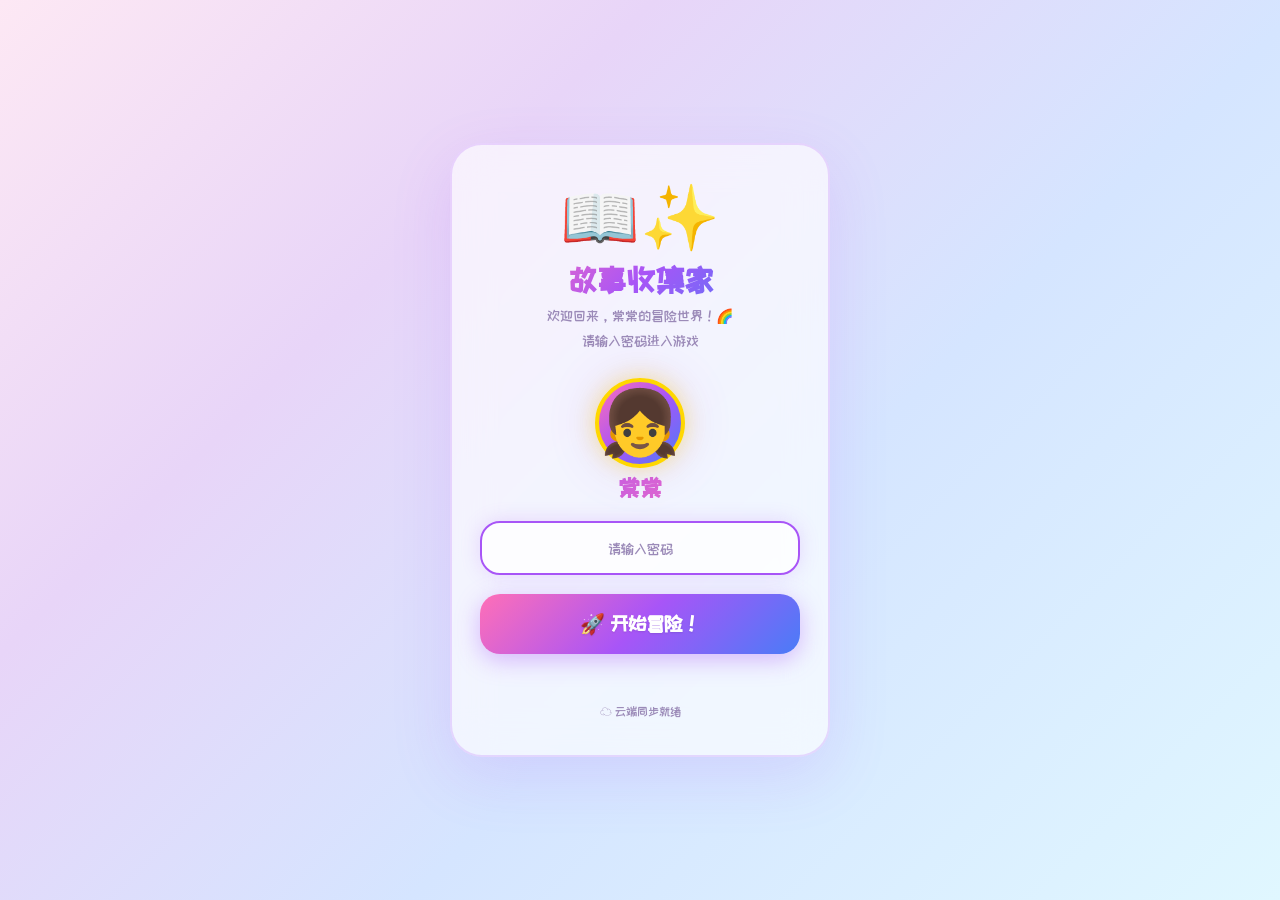
<file: index.html>
<!DOCTYPE html>
<html lang="zh-CN">
<head>
<meta charset="UTF-8">
<meta name="viewport" content="width=device-width, initial-scale=1.0, maximum-scale=1.0, user-scalable=no">
<title>✨ 故事收集家 - 打卡冒险游戏 ✨</title>
<link rel="stylesheet" href="style.css">
<script>
// 【优化】在页面渲染前立即检查登录状态，避免已登录用户看到登录页闪烁
(function(){
  var loginVer=localStorage.getItem('storyGame_loginVer');
  var savedUser=localStorage.getItem('storyGame_currentUser');
  if(loginVer && loginVer>='v2' && savedUser==='棠棠'){
    // 已登录用户：通过 CSS 立即隐藏登录页、显示游戏容器
    var s=document.createElement('style');
    s.id='quick-login-style';
    s.textContent='#loginOverlay{display:none!important}#appContainer{display:block!important}.bottom-nav{display:flex!important}';
    document.head.appendChild(s);
  }
})();
</script>
</head>
<body>
<div class="stars-container" id="starsContainer"></div>

<!-- ====== 登录页 ====== -->
<div class="login-overlay" id="loginOverlay">
  <div class="login-card">
    <div class="login-logo">📖✨</div>
    <h1 class="login-title">故事收集家</h1>
    <p class="login-desc">欢迎回来，棠棠的冒险世界！🌈<br>请输入密码进入游戏</p>
    <div class="login-avatar-display">👧</div>
    <div class="login-name-display">棠棠</div>
    <div class="login-input-wrap">
      <input type="password" id="passwordInput" class="login-input" placeholder="请输入密码" maxlength="20" autocomplete="off"/>
    </div>
    <button class="login-btn" id="loginBtn" onclick="doLogin()">🚀 开始冒险！</button>
    <div class="login-hint" id="loginHint"></div>
    <div class="sync-status" id="syncStatus">☁️ 云端同步就绪</div>
  </div>
</div>

<div class="app-container" id="appContainer" style="display:none">

  <!-- ====== 首页 ====== -->
  <div class="page active" id="homePage">
    <div class="page-pad">
      <div class="status-bar">
        <div class="avatar-section">
          <div class="avatar">👧<span class="crown" id="crownIcon" style="display:none">👑</span></div>
          <div class="player-info">
            <h2 id="playerName">故事收集家</h2>
            <div class="title" id="playerTitle">见习冒险者</div>
            <div class="title-badges" id="titleBadges"></div>
          </div>
        </div>
        <div style="display:flex;flex-direction:column;align-items:flex-end;gap:4px">
          <div class="streak-badge">🔥 本周连续<span id="streakCount">0</span>天</div>
          <div style="display:flex;align-items:center;gap:6px">
            <span id="syncInfo" style="font-size:11px;color:var(--t3)">☁️ 等待同步</span>
            <span class="sync-dot" id="syncDot" title="云端同步状态">☁️</span>
            <button class="logout-btn" onclick="doLogout()" title="切换账号">🔄</button>
          </div>
        </div>
      </div>

      <div class="date-nav" id="dateNav"></div>
      <div id="sportCardContainer"></div>

      <div class="card">
        <h3>💎 故事宝石</h3>
        <div class="gems-grid" id="gemsGrid"></div>
      </div>

      <div class="card">
        <h3>📋 冒险任务</h3>
        <div id="tasksList"></div>
      </div>

      <div class="card">
        <h3>📖 故事</h3>
        <div class="story-book">
          <span class="book-icon">📚</span>
          <h4 id="storyTitle">等待宝石解锁...</h4>
          <p id="storyPreview">完成所有任务，集满宝石，解锁今天的神奇故事！</p>
          <div class="story-progress-bar" id="storyProgressBar"></div>
          <button class="btn-unlock" id="btnUnlock" disabled onclick="unlockStory()">🔮 宝石不足</button>
        </div>
      </div>

      <div class="card">
        <h3>⭐ 行为习惯</h3>
        <div id="habitsList"></div>
      </div>
    </div>
  </div>

  <!-- ====== 成就页 ====== -->
  <div class="page" id="achievePage">
    <div class="page-pad">
      <div class="card"><h3>🏆 隐藏剧情 & 成就</h3><div id="achievementsList"></div></div>
      <div class="card medal-wall-card">
        <h3>🏅 勋章墙</h3>
        <p style="font-size:13px;color:var(--t3);margin-bottom:14px">一周7天全部完成打卡，周日获得一枚独特勋章！</p>
        <div class="medal-grid" id="medalGrid"></div>
        <div class="medal-empty" id="medalEmpty" style="display:none">
          <span style="font-size:36px">🔒</span>
          <p>还没有获得勋章哦~<br>坚持一周7天全部完成打卡就能获得！</p>
        </div>
      </div>
    </div>
  </div>

  <!-- ====== 宝箱页 ====== -->
  <div class="page" id="treasurePage">
    <div class="page-pad">
      <div class="card treasure-card">
        <h3>🎁 成长宝箱</h3>
        <div class="treasure-chest" id="treasureChest">🧰</div>
        <div class="treasure-days" id="treasureDays"></div>
        <div class="treasure-info">集满<b>7天</b>宝石可兑换<br>✨<b>「故事导演权」</b>✨<br>自己编故事加入游戏！</div>
        <button class="btn-chest" id="btnChest" disabled onclick="openChest()">🔒 还需更多宝箱碎片</button>
      </div>
      <div class="card director-mode" id="directorMode">
        <h3>🎬 故事导演模式</h3>
        <p style="font-size:15px;color:var(--t3);margin-bottom:14px">恭喜获得故事导演权！编写你的故事吧~</p>
        <textarea class="director-ta" id="directorTa" placeholder="在这里写下你的故事..."></textarea>
        <button class="btn-submit" onclick="submitStory()">✨ 发布我的故事</button>
        <div id="myStories"></div>
      </div>
      <div class="card"><h3>📚 已收集的故事</h3><div id="collectedStories"></div></div>
      <div class="card" style="text-align:center">
        <h3>☁️ GitHub 云端同步</h3>
        <div id="syncStatusPanel" style="padding:12px;margin:12px 0;border-radius:12px;background:rgba(168,85,247,0.05);border:1px solid rgba(168,85,247,0.1)">
          <div style="font-size:14px;color:var(--t2)" id="syncDetailStatus">检查中...</div>
        </div>
        <!-- 【v11.3】GitHub Token 配置 -->
        <div id="tokenConfigPanel" style="padding:12px;margin:12px 0;border-radius:12px;background:rgba(74,124,247,0.05);border:1px solid rgba(74,124,247,0.1);text-align:left">
          <div style="font-size:14px;color:var(--t1);margin-bottom:8px">🔑 GitHub Token 配置</div>
          <div style="font-size:12px;color:var(--t3);margin-bottom:8px">Token 仅保存在浏览器本地，不会上传到任何服务器</div>
          <div style="display:flex;gap:8px;align-items:center">
            <input type="password" id="githubTokenInput" placeholder="粘贴 GitHub Token (ghp_...)" style="flex:1;padding:8px 12px;border:1px solid var(--border);border-radius:8px;font-size:13px;font-family:inherit;outline:none">
            <button onclick="saveGitHubToken()" style="padding:8px 16px;border:none;border-radius:8px;background:#4A7CF7;color:white;font-size:13px;font-weight:600;cursor:pointer">保存</button>
          </div>
          <div id="tokenStatus" style="font-size:12px;margin-top:6px;color:var(--t3)"></div>
          <div style="font-size:11px;color:var(--t3);margin-top:8px">
            <a href="https://github.com/settings/tokens/new?scopes=gist&description=story-game-sync" target="_blank" style="color:#4A7CF7">获取 Token（只需勾选 gist 权限）</a>
          </div>
          
          <!-- 【新增】手动输入 Gist ID（多设备同步用） -->
          <details style="margin-top:12px">
            <summary style="cursor:pointer;color:var(--t2);font-size:12px;font-weight:600">⚙️ 高级设置（多设备同步）</summary>
            <div style="margin-top:8px;padding:8px;background:rgba(255,255,255,0.5);border-radius:8px">
              <div style="font-size:11px;color:var(--t3);margin-bottom:6px">如果自动发现失败，可手动输入 Gist ID</div>
              <div style="display:flex;gap:6px;align-items:center">
                <input type="text" id="manualGistIdInput" placeholder="输入 Gist ID（如：abc123...）" style="flex:1;padding:6px 10px;border:1px solid var(--border);border-radius:6px;font-size:12px;font-family:inherit;outline:none">
                <button onclick="saveGistIdManual()" style="padding:6px 12px;border:none;border-radius:6px;background:#10B981;color:white;font-size:12px;font-weight:600;cursor:pointer">保存</button>
              </div>
              <div id="gistIdStatus" style="font-size:11px;margin-top:4px;color:var(--t3)"></div>
            </div>
          </details>
        </div>
        <!-- 离线模式提示（Token 未配置时显示）-->
        <div id="offlineTip" style="display:none;padding:12px;margin:12px 0;border-radius:12px;background:rgba(245,158,11,0.1);border:1px solid rgba(245,158,11,0.3)">
          <div style="font-size:14px;color:#F59E0B;margin-bottom:8px">⚠️ 请先配置 GitHub Token</div>
          <div style="font-size:12px;color:var(--t2);text-align:left">
            <p>1. 点击上方链接获取 GitHub Token</p>
            <p>2. 勾选 <b>gist</b> 权限</p>
            <p>3. 复制 Token 并粘贴到上方输入框</p>
          </div>
        </div>
        <p style="color:var(--t3);font-size:13px;margin:8px 0">配置 Token 后，数据将自动同步到 GitHub Gist</p>
        <div style="display:flex;gap:8px;margin-bottom:12px">
          <button onclick="exportData()" style="flex:1;padding:12px;border:2px solid var(--border);border-radius:14px;background:var(--card);color:var(--t1);font-size:14px;font-weight:600;font-family:inherit;cursor:pointer;transition:.3s">📤 导出数据</button>
          <button onclick="importData()" style="flex:1;padding:12px;border:2px solid #4A7CF7;border-radius:14px;background:var(--card);color:#4A7CF7;font-size:14px;font-weight:600;font-family:inherit;cursor:pointer;transition:.3s">📥 导入数据</button>
        </div>
        <button id="btnManualSync" onclick="manualSync()" style="width:100%;padding:14px;border:none;border-radius:14px;background:linear-gradient(135deg,#4A7CF7,#A855F7);color:white;font-size:16px;font-weight:600;font-family:inherit;cursor:pointer;box-shadow:0 4px 15px rgba(74,124,247,0.3);transition:.3s">☁️ 手动同步</button>
        <p style="color:var(--t3);font-size:11px;margin-top:8px">💡 提示：配置 Token 后，数据会自动备份到 GitHub</p>
        <!-- 清除数据按钮 -->
        <div style="margin-top:16px;padding-top:16px;border-top:1px solid var(--border)">
          <button onclick="clearAllCheckInData()" style="width:100%;padding:12px;border:2px solid #EF4444;border-radius:14px;background:transparent;color:#EF4444;font-size:14px;font-weight:600;font-family:inherit;cursor:pointer;transition:.3s">🗑️ 清除所有打卡数据（重新开始）</button>
          <p style="color:var(--t3);font-size:11px;margin-top:6px">⚠️ 清除后不可恢复，包括本地和云端所有记录</p>
        </div>
      </div>
    </div>
  </div>
  <!-- ====== 补录页 ====== -->
  <div class="page" id="recoveryPage">
    <div class="page-pad">
      <!-- 数据管理 -->
      <div class="card" style="border:2px solid #EF4444;margin-bottom:12px">
        <h3 style="color:#EF4444">🗑️ 数据管理</h3>
        <p style="font-size:13px;color:var(--t3);margin-bottom:10px">清除所有打卡记录、补打卡记录，从零开始</p>
        <button onclick="clearAllCheckInData()" style="width:100%;padding:14px;border:none;border-radius:14px;background:#EF4444;color:white;font-size:15px;font-weight:600;font-family:inherit;cursor:pointer;box-shadow:0 4px 12px rgba(239,68,68,0.3)">⚠️ 清除全部数据（重新开始）</button>
      </div>
      
      <div class="card">
        <h3>📝 数据补录工具</h3>
        <p style="font-size:13px;color:var(--t3);margin-bottom:12px">补录过去的打卡记录、勋章或故事</p>
        
        <div class="recovery-quick-actions">
          <button class="recovery-btn" onclick="showMedalRecoverDialog()">🏅 补录勋章</button>
          <button class="recovery-btn" onclick="showStoryRecoverDialog()">📖 补录故事</button>
          <button class="recovery-btn" onclick="document.getElementById('backupFileInput').click()">📂 导入备份</button>
          <input type="file" id="backupFileInput" accept=".json" style="display:none" onchange="importBackupFile(event)">
        </div>
      </div>
      
      <div class="card">
        <h3>📅 补录日历</h3>
        <div class="recovery-calendar">
          <div class="calendar-header">
            <button class="cal-nav-btn" onclick="changeRecoveryMonth(-1)">◀</button>
            <span id="recMonthYear">2026年 3月</span>
            <button class="cal-nav-btn" onclick="changeRecoveryMonth(1)">▶</button>
          </div>
          <div class="calendar-weekdays">
            <span>日</span><span>一</span><span>二</span><span>三</span><span>四</span><span>五</span><span>六</span>
          </div>
          <div class="calendar-days" id="recCalendarDays"></div>
        </div>
      </div>
      
      <div class="card">
        <h3>📊 补录统计</h3>
        <div class="recovery-stats">
          <div class="stat-item">
            <span class="stat-label">已补录天数</span>
            <span class="stat-value" id="recDayCount">0</span>
          </div>
          <div class="stat-item">
            <span class="stat-label">已补录勋章</span>
            <span class="stat-value" id="recMedalCount">0</span>
          </div>
          <div class="stat-item">
            <span class="stat-label">已补录故事</span>
            <span class="stat-value" id="recStoryCount">0</span>
          </div>
        </div>
      </div>
    </div>
  </div>
</div> <!-- /app-container -->

<!-- 底部导航 -->
<div class="bottom-nav">
  <button class="nav-item active" onclick="switchPage('home',this)"><span class="nav-icon">🏠</span>今日任务</button>
  <button class="nav-item" onclick="switchPage('achieve',this)"><span class="nav-icon">🏆</span>隐藏剧情</button>
  <button class="nav-item" onclick="switchPage('treasure',this)"><span class="nav-icon">🧰</span>成长宝箱</button>
  <button class="nav-item" onclick="switchPage('recovery',this)"><span class="nav-icon">📝</span>数据补录</button>
</div>

<!-- 模态框 -->
<div class="modal-overlay" id="storyModal">
  <div class="modal-content">
    <button class="modal-close" onclick="closeModal('storyModal')">✕</button>
    <div class="modal-title" id="mStoryTitle"></div>
    <div class="modal-body" id="mStoryBody"></div>
  </div>
</div>
<div class="modal-overlay" id="achieveModal">
  <div class="modal-content">
    <button class="modal-close" onclick="closeModal('achieveModal')">✕</button>
    <div class="modal-title" id="mAchTitle"></div>
    <div class="modal-body" id="mAchBody"></div>
  </div>
</div>

<script src="stories.js"></script>
<script src="game.js?v=12.8"></script>


  <!-- 补录对话框（重构版 - 与主页面UI一致） -->
  <div class="modal-overlay" id="recoveryDialog" style="display:none">
    <div class="modal recovery-mode" style="max-width:480px;width:95%">
      <!-- 补录模式标识横幅（橙色） -->
      <div class="recovery-banner" id="recoveryBanner">
        <span class="banner-icon">📝</span>
        <span class="banner-text" id="recoveryBannerText">补录模式</span>
        <span class="banner-date" id="recoveryBannerDate"></span>
      </div>
      
      <div class="modal-header recovery-header">
        <h3>📝 补录 <span id="recDialogDate"></span></h3>
        <button class="modal-close" onclick="hideRecoveryDialog()">×</button>
      </div>
      <div class="modal-body" style="max-height:70vh;overflow-y:auto">
        <!-- 日期显示 -->
        <div style="text-align:center;margin-bottom:12px;color:var(--t3);font-size:13px" id="recDialogDateStr"></div>
        
        <!-- 运动类型标题卡片（今日跳绳日/游泳日） -->
        <div id="recSportCardContainer"></div>
        
        <!-- 故事宝石 -->
        <div class="card" style="margin-bottom:12px">
          <h4 style="font-size:15px;margin-bottom:8px">💎 故事宝石</h4>
          <div class="gems-grid" id="recGemsGrid"></div>
        </div>
        
        <!-- 冒险任务 -->
        <div class="card" style="margin-bottom:12px">
          <h4 style="font-size:15px;margin-bottom:8px">📋 冒险任务</h4>
          <div id="recTasksList"></div>
        </div>
        
        <!-- 故事 -->
        <div class="card" style="margin-bottom:12px">
          <h4 style="font-size:15px;margin-bottom:8px">📖 故事</h4>
          <div class="story-book" id="recStoryBook">
            <span class="book-icon" id="recBookIcon">📚</span>
            <h4 id="recStoryTitle">等待宝石解锁...</h4>
            <p id="recStoryPreview">完成所有任务，集满宝石，解锁那天的神奇故事！</p>
            <div class="story-progress-bar" id="recStoryProgressBar"></div>
            <button class="btn-unlock" id="recBtnUnlock" disabled onclick="recUnlockStory()">🔮 宝石不足</button>
            
            <!-- 手动录入故事 -->
            <div style="margin-top:12px;border-top:1px solid var(--border);padding-top:12px">
              <div style="font-size:13px;color:var(--t3);margin-bottom:8px">✍️ 或者手动录入故事：</div>
              <input type="text" id="recStoryTitleInput" placeholder="故事标题（可选）" style="width:100%;padding:8px 12px;border:1px solid var(--border);border-radius:8px;font-size:13px;font-family:inherit;margin-bottom:8px;box-sizing:border-box">
              <textarea id="recStoryTextInput" placeholder="写下那天的故事..." rows="3" style="width:100%;padding:8px 12px;border:1px solid var(--border);border-radius:8px;font-size:13px;font-family:inherit;resize:vertical;box-sizing:border-box;margin-bottom:8px"></textarea>
              <button class="btn-submit recovery-btn" id="recBtnSaveStory" onclick="recSaveStory()">✅ 保存故事</button>
            </div>
          </div>
        </div>
        
        <!-- 行为习惯 -->
        <div class="card" style="margin-bottom:12px">
          <h4 style="font-size:15px;margin-bottom:8px">⭐ 行为习惯</h4>
          <div id="recHabitsList"></div>
        </div>
        
        <!-- 获得勋章 -->
        <div class="card" style="margin-bottom:12px">
          <h4 style="font-size:15px;margin-bottom:8px">🏅 获得勋章（可选）</h4>
          <div id="recMedalSection">
            <div style="font-size:12px;color:var(--t3);margin-bottom:8px">完成本周7天打卡后，可在下方选择勋章兑换</div>
            <div id="recMedalOptions"></div>
          </div>
        </div>
      </div>
      <div class="modal-footer">
        <button class="btn-cancel" onclick="hideRecoveryDialog()">取消</button>
        <button class="btn-confirm" onclick="confirmRecovery()">✅ 确认补录</button>
      </div>
    </div>
  </div>
  

  
  <!-- 勋章补录对话框 -->
  <div class="modal-overlay" id="medalDialog" style="display:none">
    <div class="modal">
      <div class="modal-header">
        <h3>🏅 补录勋章</h3>
        <button class="modal-close" onclick="hideMedalDialog()">×</button>
      </div>
      <div class="modal-body">
        <div class="form-group">
          <label>选择勋章：</label>
          <select id="medalSelect">
            <option value="">-- 选择勋章 --</option>
            <option value="brave">🏅 勇敢勋章</option>
            <option value="kind">💝 善良勋章</option>
            <option value="persist">⏳ 坚持勋章</option>
            <option value="creative">🎨 创意勋章</option>
            <option value="explorer">🗺️ 探索勋章</option>
          </select>
        </div>
        <div class="form-group">
          <label>获得日期：</label>
          <input type="date" id="medalDate">
        </div>
      </div>
      <div class="modal-footer">
        <button class="btn-cancel" onclick="hideMedalDialog()">取消</button>
        <button class="btn-confirm" onclick="confirmMedalRecover()">✅ 确认补录</button>
      </div>
    </div>
  </div>
  
  <!-- 故事补录对话框 -->
  <div class="modal-overlay" id="storyDialog" style="display:none">
    <div class="modal">
      <div class="modal-header">
        <h3>📖 补录故事</h3>
        <button class="modal-close" onclick="hideStoryDialog()">×</button>
      </div>
      <div class="modal-body">
        <div class="form-group">
          <label>故事标题：</label>
          <input type="text" id="storyTitleInput" placeholder="给故事起个名字...">
        </div>
        <div class="form-group">
          <label>故事内容：</label>
          <textarea id="storyTextInput" placeholder="写下今天的故事..." rows="5"></textarea>
        </div>
        <div class="form-group">
          <label>创作日期：</label>
          <input type="date" id="storyDateInput">
        </div>
      </div>
      <div class="modal-footer">
        <button class="btn-cancel" onclick="hideStoryDialog()">取消</button>
        <button class="btn-confirm" onclick="confirmStoryRecover()">✅ 确认补录</button>
      </div>
    </div>
  </div>
</body>
</html>
</file>
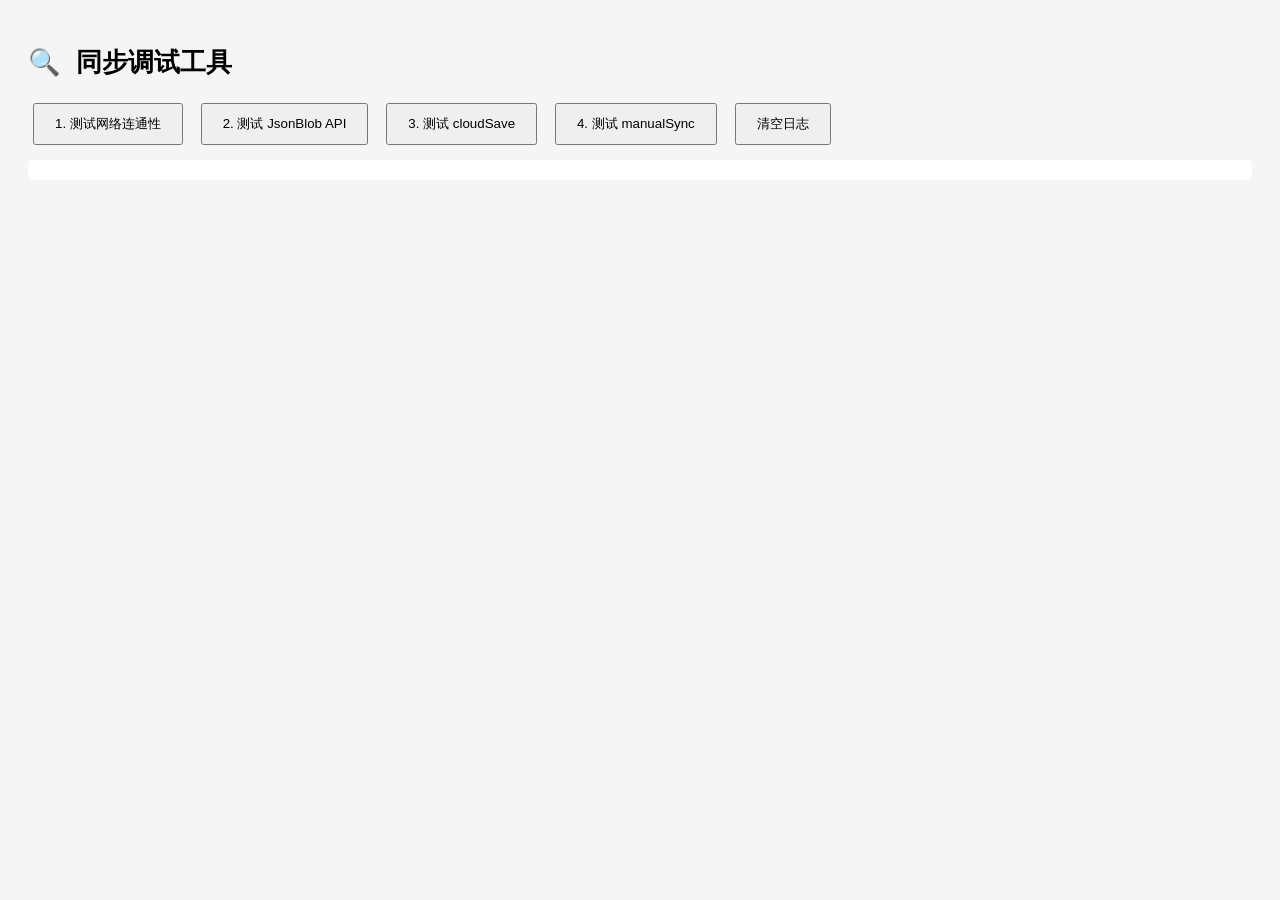
<file: debug-sync.html>
<!DOCTYPE html>
<html lang="zh-CN">
<head>
  <meta charset="UTF-8">
  <meta name="viewport" content="width=device-width,initial-scale=1.0">
  <title>同步调试工具</title>
  <style>
    body { font-family: monospace; padding: 20px; background: #f5f5f5; }
    .log { background: white; padding: 10px; margin: 10px 0; border-radius: 5px; max-height: 400px; overflow-y: auto; }
    .log-item { padding: 5px; border-bottom: 1px solid #eee; }
    .error { color: red; }
    .success { color: green; }
    .info { color: blue; }
    button { padding: 10px 20px; margin: 5px; cursor: pointer; }
  </style>
</head>
<body>
  <h1>🔍 同步调试工具</h1>
  
  <div>
    <button onclick="testNetwork()">1. 测试网络连通性</button>
    <button onclick="testJsonBlobAPI()">2. 测试 JsonBlob API</button>
    <button onclick="testCloudSave()">3. 测试 cloudSave</button>
    <button onclick="testManualSync()">4. 测试 manualSync</button>
    <button onclick="clearLog()">清空日志</button>
  </div>
  
  <div class="log" id="log"></div>
  
  <script>
    const LOG = document.getElementById('log');
    
    function log(msg, type='info') {
      const div = document.createElement('div');
      div.className = 'log-item ' + type;
      div.textContent = new Date().toLocaleTimeString() + ' - ' + msg;
      LOG.appendChild(div);
      LOG.scrollTop = LOG.scrollHeight;
      console.log('[debug]', msg);
    }
    
    function clearLog() {
      LOG.innerHTML = '';
      log('日志已清空');
    }
    
    // 1. 测试网络连通性
    async function testNetwork() {
      log('开始测试网络连通性...');
      try {
        const resp = await fetch('https://www.baidu.com', { mode: 'no-cors' });
        log('✅ 网络连通性正常', 'success');
      } catch(e) {
        log('❌ 网络连通性失败: ' + e.message, 'error');
      }
    }
    
    // 2. 测试 JsonBlob API
    async function testJsonBlobAPI() {
      log('开始测试 JsonBlob API...');
      
      // 测试 POST
      try {
        log('测试 POST 请求...');
        const testData = { test: true, time: Date.now() };
        const resp = await fetch('https://jsonblob.com/api/jsonBlob', {
          method: 'POST',
          headers: { 'Content-Type': 'application/json' },
          body: JSON.stringify(testData)
        });
        
        log('POST 响应状态: ' + resp.status);
        log('POST 响应 headers: ' + JSON.stringify([...resp.headers.entries()]));
        
        if(resp.ok) {
          const loc = resp.headers.get('Location') || resp.headers.get('location');
          log('✅ POST 成功, Location: ' + loc, 'success');
          
          // 测试 GET
          if(loc) {
            const blobId = loc.split('/').pop();
            log('测试 GET 请求, blobId: ' + blobId);
            
            const resp2 = await fetch('https://jsonblob.com/api/jsonBlob/' + blobId);
            log('GET 响应状态: ' + resp2.status);
            
            if(resp2.ok) {
              const data = await resp2.json();
              log('✅ GET 成功, data: ' + JSON.stringify(data), 'success');
              
              // 测试 PUT
              log('测试 PUT 请求...');
              data.updated = Date.now();
              const resp3 = await fetch('https://jsonblob.com/api/jsonBlob/' + blobId, {
                method: 'PUT',
                headers: { 'Content-Type': 'application/json' },
                body: JSON.stringify(data)
              });
              
              log('PUT 响应状态: ' + resp3.status);
              if(resp3.ok) {
                log('✅ PUT 成功', 'success');
              } else {
                log('❌ PUT 失败: ' + resp3.statusText, 'error');
              }
            } else {
              log('❌ GET 失败: ' + resp2.statusText, 'error');
            }
          }
        } else {
          log('❌ POST 失败: ' + resp.statusText, 'error');
        }
      } catch(e) {
        log('❌ JsonBlob API 测试失败: ' + e.message, 'error');
      }
    }
    
    // 3. 测试 cloudSave（需要先加载 game.js）
    async function testCloudSave() {
      log('测试 cloudSave 函数...');
      log('⚠️ 请先在游戏页面登录，然后再点击此按钮');
      log('⚠️ 确保 game.js 已加载，currentUser 已设置');
      
      if(typeof cloudSave !== 'function') {
        log('❌ cloudSave 函数未定义，请先加载 game.js', 'error');
        return;
      }
      
      if(!currentUser) {
        log('❌ currentUser 未设置，请先登录', 'error');
        return;
      }
      
      try {
        const testData = { ...G, _user: currentUser, _lastSync: Date.now(), _version: 'v11.2' };
        log('开始调用 cloudSave...');
        const result = await cloudSave(testData);
        log('cloudSave 返回结果: ' + result, result ? 'success' : 'error');
      } catch(e) {
        log('❌ cloudSave 抛出异常: ' + e.message, 'error');
      }
    }
    
    // 4. 测试 manualSync
    async function testManualSync() {
      log('测试 manualSync 函数...');
      
      if(typeof manualSync !== 'function') {
        log('❌ manualSync 函数未定义，请先加载 game.js', 'error');
        return;
      }
      
      try {
        log('开始调用 manualSync...');
        await manualSync();
        log('✅ manualSync 执行完成', 'success');
      } catch(e) {
        log('❌ manualSync 抛出异常: ' + e.message, 'error');
      }
    }
  </script>
  
  <!-- 加载 game.js（需要在游戏页面登录后使用） -->
  <script src="game.js"></script>
</body>
</html>
</file>
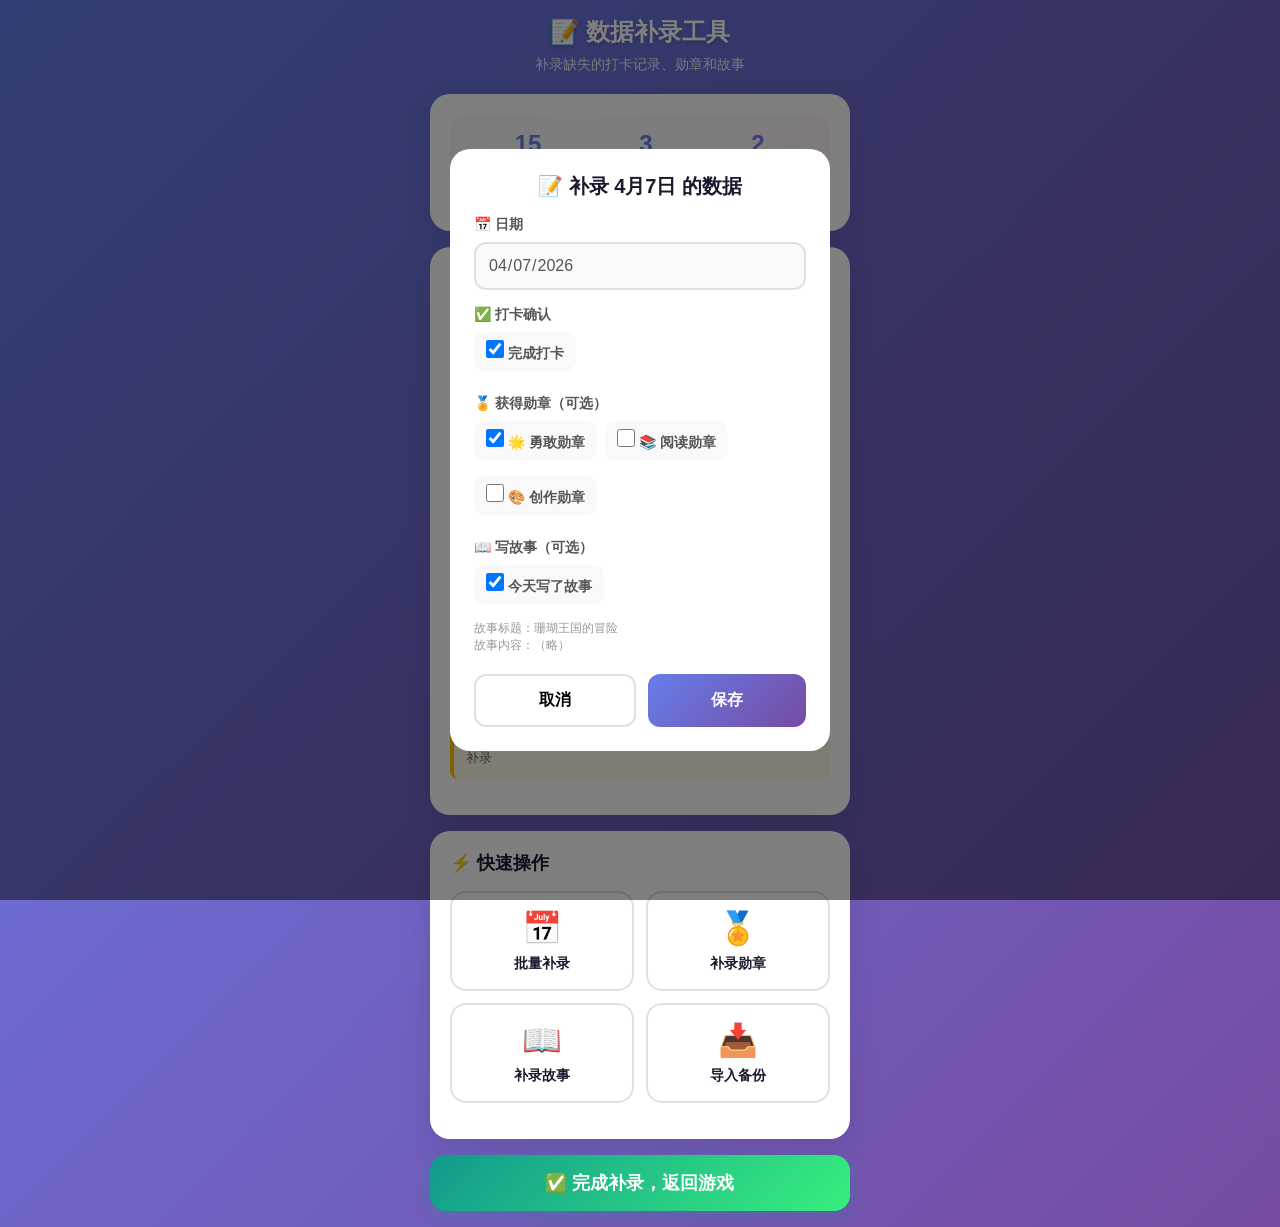
<file: recovery-mockup.html>
<!DOCTYPE html>
<html lang="zh-CN">
<head>
  <meta charset="UTF-8">
  <meta name="viewport" content="width=device-width, initial-scale=1.0, maximum-scale=1.0, user-scalable=no">
  <title>📝 数据补录工具 - UI 草图</title>
  <style>
    * { margin: 0; padding: 0; box-sizing: border-box; }
    
    body {
      font-family: -apple-system, 'PingFang SC', 'Helvetica Neue', sans-serif;
      background: linear-gradient(135deg, #667eea 0%, #764ba2 100%);
      min-height: 100vh;
      padding: 16px;
      color: #1a1a2e;
    }
    
    .container {
      max-width: 420px;
      margin: 0 auto;
    }
    
    /* 标题区 */
    .header {
      text-align: center;
      margin-bottom: 20px;
      color: white;
    }
    
    .header h1 {
      font-size: 24px;
      margin-bottom: 8px;
      text-shadow: 0 2px 4px rgba(0,0,0,0.2);
    }
    
    .header p {
      font-size: 14px;
      opacity: 0.9;
    }
    
    /* 卡片 */
    .card {
      background: white;
      border-radius: 20px;
      padding: 20px;
      margin-bottom: 16px;
      box-shadow: 0 8px 32px rgba(0,0,0,0.1);
    }
    
    .card-title {
      font-size: 18px;
      font-weight: 700;
      margin-bottom: 16px;
      display: flex;
      align-items: center;
      gap: 8px;
    }
    
    /* 日历视图 */
    .calendar {
      width: 100%;
    }
    
    .calendar-header {
      display: flex;
      justify-content: space-between;
      align-items: center;
      margin-bottom: 12px;
    }
    
    .calendar-header button {
      background: #f0f0f0;
      border: none;
      border-radius: 8px;
      padding: 8px 12px;
      font-size: 16px;
      cursor: pointer;
    }
    
    .calendar-header span {
      font-weight: 600;
      font-size: 16px;
    }
    
    .calendar-weekdays {
      display: grid;
      grid-template-columns: repeat(7, 1fr);
      gap: 4px;
      margin-bottom: 8px;
    }
    
    .calendar-weekdays div {
      text-align: center;
      font-size: 12px;
      color: #999;
      padding: 8px 0;
    }
    
    .calendar-days {
      display: grid;
      grid-template-columns: repeat(7, 1fr);
      gap: 4px;
    }
    
    .calendar-day {
      aspect-ratio: 1;
      display: flex;
      flex-direction: column;
      align-items: center;
      justify-content: center;
      border-radius: 12px;
      font-size: 14px;
      cursor: pointer;
      transition: all 0.2s;
      border: 2px solid transparent;
    }
    
    .calendar-day.empty {
      cursor: default;
    }
    
    .calendar-day.has-data {
      background: linear-gradient(135deg, #a8edea 0%, #fed6e3 100%);
      color: #1a1a2e;
      font-weight: 600;
    }
    
    .calendar-day.no-data {
      background: #f5f5f5;
      color: #999;
    }
    
    .calendar-day.today {
      border-color: #667eea;
    }
    
    .calendar-day.selected {
      background: linear-gradient(135deg, #667eea 0%, #764ba2 100%);
      color: white;
      transform: scale(1.05);
    }
    
    .calendar-day .icon {
      font-size: 10px;
      margin-top: 2px;
    }
    
    /* 补录对话框（模拟） */
    .mockup-dialog {
      position: fixed;
      top: 0;
      left: 0;
      right: 0;
      bottom: 0;
      background: rgba(0,0,0,0.5);
      display: flex;
      align-items: center;
      justify-content: center;
      z-index: 100;
      padding: 20px;
    }
    
    .mockup-dialog.hidden {
      display: none;
    }
    
    .dialog-content {
      background: white;
      border-radius: 20px;
      padding: 24px;
      width: 100%;
      max-width: 380px;
      max-height: 80vh;
      overflow-y: auto;
    }
    
    .dialog-title {
      font-size: 20px;
      font-weight: 700;
      margin-bottom: 16px;
      text-align: center;
    }
    
    .dialog-section {
      margin-bottom: 16px;
    }
    
    .dialog-section label {
      display: block;
      font-size: 14px;
      font-weight: 600;
      margin-bottom: 8px;
      color: #555;
    }
    
    .dialog-section input[type="date"] {
      width: 100%;
      padding: 12px;
      border: 2px solid #e0e0e0;
      border-radius: 12px;
      font-size: 16px;
      font-family: inherit;
    }
    
    .checkbox-group {
      display: flex;
      flex-wrap: wrap;
      gap: 8px;
    }
    
    .checkbox-item {
      display: flex;
      align-items: center;
      gap: 6px;
      padding: 8px 12px;
      background: #f9f9f9;
      border-radius: 10px;
      cursor: pointer;
      font-size: 14px;
    }
    
    .checkbox-item input {
      width: 18px;
      height: 18px;
    }
    
    .dialog-buttons {
      display: flex;
      gap: 12px;
      margin-top: 20px;
    }
    
    .btn-cancel {
      flex: 1;
      padding: 14px;
      border: 2px solid #e0e0e0;
      border-radius: 12px;
      background: white;
      font-size: 16px;
      font-weight: 600;
      cursor: pointer;
    }
    
    .btn-save {
      flex: 1;
      padding: 14px;
      border: none;
      border-radius: 12px;
      background: linear-gradient(135deg, #667eea 0%, #764ba2 100%);
      color: white;
      font-size: 16px;
      font-weight: 600;
      cursor: pointer;
    }
    
    /* 快速操作区 */
    .quick-actions {
      display: grid;
      grid-template-columns: 1fr 1fr;
      gap: 12px;
      margin-bottom: 16px;
    }
    
    .quick-action-btn {
      padding: 16px;
      border: 2px solid #e0e0e0;
      border-radius: 16px;
      background: white;
      cursor: pointer;
      text-align: center;
      transition: all 0.2s;
    }
    
    .quick-action-btn:hover {
      border-color: #667eea;
      background: #f8f9ff;
    }
    
    .quick-action-btn .icon {
      font-size: 32px;
      margin-bottom: 8px;
    }
    
    .quick-action-btn .label {
      font-size: 14px;
      font-weight: 600;
      color: #1a1a2e;
    }
    
    /* 补录统计 */
    .stats {
      display: flex;
      justify-content: space-around;
      padding: 16px;
      background: linear-gradient(135deg, #f8f9ff 0%, #fff5f8 100%);
      border-radius: 16px;
      margin-bottom: 16px;
    }
    
    .stat-item {
      text-align: center;
    }
    
    .stat-value {
      font-size: 24px;
      font-weight: 700;
      color: #667eea;
    }
    
    .stat-label {
      font-size: 12px;
      color: #999;
      margin-top: 4px;
    }
    
    /* 提示 */
    .tip {
      background: #fff9e6;
      border-left: 4px solid #ffc107;
      padding: 12px;
      border-radius: 8px;
      font-size: 13px;
      color: #666;
      margin-bottom: 16px;
    }
    
    /* 完成按钮 */
    .btn-finish {
      width: 100%;
      padding: 16px;
      border: none;
      border-radius: 16px;
      background: linear-gradient(135deg, #11998e 0%, #38ef7d 100%);
      color: white;
      font-size: 18px;
      font-weight: 700;
      cursor: pointer;
      box-shadow: 0 4px 15px rgba(17, 153, 142, 0.3);
    }
  </style>
</head>
<body>
  <div class="container">
    <!-- 标题区 -->
    <div class="header">
      <h1>📝 数据补录工具</h1>
      <p>补录缺失的打卡记录、勋章和故事</p>
    </div>
    
    <!-- 补录统计 -->
    <div class="card">
      <div class="stats">
        <div class="stat-item">
          <div class="stat-value">15</div>
          <div class="stat-label">已补录天数</div>
        </div>
        <div class="stat-item">
          <div class="stat-value">3</div>
          <div class="stat-label">获得勋章</div>
        </div>
        <div class="stat-item">
          <div class="stat-value">2</div>
          <div class="stat-label">补录故事</div>
        </div>
      </div>
    </div>
    
    <!-- 日历视图 -->
    <div class="card">
      <div class="card-title">📅 日历视图</div>
      
      <div class="calendar">
        <div class="calendar-header">
          <button>‹</button>
          <span>2026年4月</span>
          <button>›</button>
        </div>
        
        <div class="calendar-weekdays">
          <div>日</div>
          <div>一</div>
          <div>二</div>
          <div>三</div>
          <div>四</div>
          <div>五</div>
          <div>六</div>
        </div>
        
        <div class="calendar-days">
          <!-- 4月数据示例 -->
          <div class="calendar-day empty"></div>
          <div class="calendar-day empty"></div>
          <div class="calendar-day empty"></div>
          <div class="calendar-day empty"></div>
          <div class="calendar-day empty"></div>
          <div class="calendar-day empty"></div>
          <div class="calendar-day no-data">1</div>
          <div class="calendar-day has-data">2<span class="icon">✅</span></div>
          <div class="calendar-day has-data">3<span class="icon">✅</span></div>
          <div class="calendar-day no-data">4</div>
          <div class="calendar-day no-data">5</div>
          <div class="calendar-day has-data">6<span class="icon">✅</span></div>
          <div class="calendar-day selected">7<span class="icon">✅🏅</span></div>
          <div class="calendar-day no-data">8</div>
          <div class="calendar-day no-data">9</div>
          <div class="calendar-day no-data">10</div>
          <div class="calendar-day has-data">11<span class="icon">✅</span></div>
          <div class="calendar-day has-data">12<span class="icon">✅</span></div>
          <div class="calendar-day no-data">13</div>
          <div class="calendar-day no-data">14</div>
          <div class="calendar-day no-data">15</div>
          <div class="calendar-day no-data">16</div>
          <div class="calendar-day today">17<span class="icon">✅📖</span></div>
          <div class="calendar-day no-data">18</div>
          <div class="calendar-day no-data">19</div>
          <div class="calendar-day no-data">20</div>
          <div class="calendar-day no-data">21</div>
          <div class="calendar-day no-data">22</div>
          <div class="calendar-day no-data">23</div>
          <div class="calendar-day no-data">24</div>
          <div class="calendar-day no-data">25</div>
          <div class="calendar-day no-data">26</div>
          <div class="calendar-day no-data">27</div>
          <div class="calendar-day no-data">28</div>
          <div class="calendar-day no-data">29</div>
          <div class="calendar-day no-data">30</div>
        </div>
      </div>
      
      <div class="tip">
        💡 提示：绿色 = 已打卡，白色 = 缺失可补录，点击日期进行补录
      </div>
    </div>
    
    <!-- 快速操作 -->
    <div class="card">
      <div class="card-title">⚡ 快速操作</div>
      
      <div class="quick-actions">
        <div class="quick-action-btn" onclick="alert('打开批量补录对话框')">
          <div class="icon">📅</div>
          <div class="label">批量补录</div>
        </div>
        
        <div class="quick-action-btn" onclick="alert('打开勋章补录对话框')">
          <div class="icon">🏅</div>
          <div class="label">补录勋章</div>
        </div>
        
        <div class="quick-action-btn" onclick="alert('打开故事补录对话框')">
          <div class="icon">📖</div>
          <div class="label">补录故事</div>
        </div>
        
        <div class="quick-action-btn" onclick="alert('导入备份文件')">
          <div class="icon">📥</div>
          <div class="label">导入备份</div>
        </div>
      </div>
    </div>
    
    <!-- 完成按钮 -->
    <button class="btn-finish" onclick="alert('补录完成！即将跳转到主页面...')">
      ✅ 完成补录，返回游戏
    </button>
  </div>
  
  <!-- 补录对话框（模拟） -->
  <div class="mockup-dialog" id="mockDialog">
    <div class="dialog-content">
      <div class="dialog-title">📝 补录 4月7日 的数据</div>
      
      <div class="dialog-section">
        <label>📅 日期</label>
        <input type="date" value="2026-04-07" disabled>
      </div>
      
      <div class="dialog-section">
        <label>✅ 打卡确认</label>
        <div class="checkbox-group">
          <label class="checkbox-item">
            <input type="checkbox" checked>
            完成打卡
          </label>
        </div>
      </div>
      
      <div class="dialog-section">
        <label>🏅 获得勋章（可选）</label>
        <div class="checkbox-group">
          <label class="checkbox-item">
            <input type="checkbox" checked>
            🌟 勇敢勋章
          </label>
          <label class="checkbox-item">
            <input type="checkbox">
            📚 阅读勋章
          </label>
          <label class="checkbox-item">
            <input type="checkbox">
            🎨 创作勋章
          </label>
        </div>
      </div>
      
      <div class="dialog-section">
        <label>📖 写故事（可选）</label>
        <div class="checkbox-group">
          <label class="checkbox-item">
            <input type="checkbox" checked>
            今天写了故事
          </label>
        </div>
        <p style="font-size: 12px; color: #999; margin-top: 8px;">
          故事标题：珊瑚王国的冒险<br>
          故事内容：（略）
        </p>
      </div>
      
      <div class="dialog-buttons">
        <button class="btn-cancel" onclick="document.getElementById('mockDialog').classList.add('hidden')">
          取消
        </button>
        <button class="btn-save" onclick="alert('保存成功！'); document.getElementById('mockDialog').classList.add('hidden')">
          保存
        </button>
      </div>
    </div>
  </div>
  
  <script>
    // 点击日历日期打开对话框
    document.querySelectorAll('.calendar-day:not(.empty)').forEach(day => {
      day.addEventListener('click', function() {
        document.getElementById('mockDialog').classList.remove('hidden');
      });
    });
    
    // 关闭对话框
    document.getElementById('mockDialog').addEventListener('click', function(e) {
      if (e.target === this) {
        this.classList.add('hidden');
      }
    });
  </script>
</body>
</html>
</file>
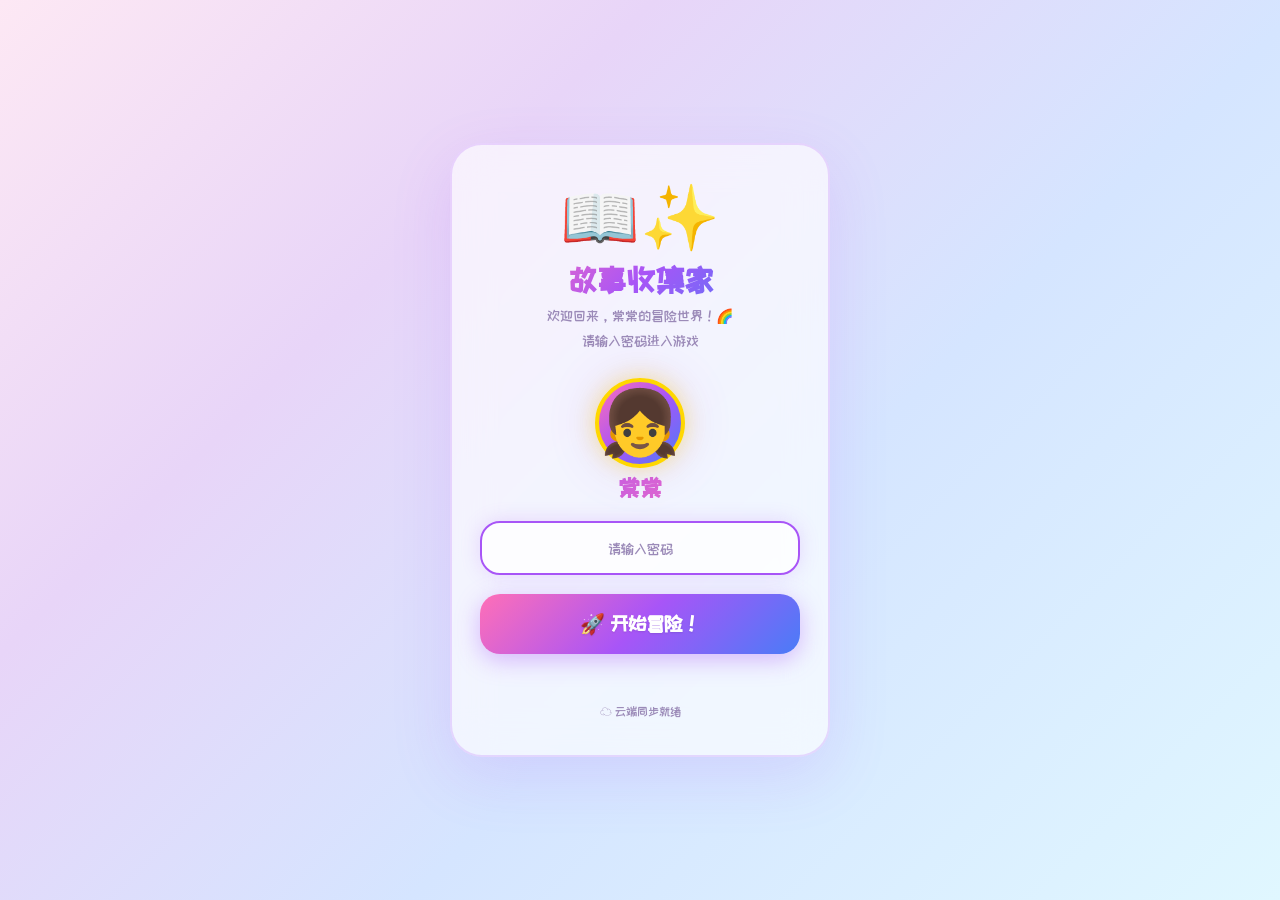
<file: story-game-standalone.html>
<!DOCTYPE html>
<html lang="zh-CN">
<head>
<meta charset="UTF-8">
<meta name="viewport" content="width=device-width, initial-scale=1.0, maximum-scale=1.0, user-scalable=no">
<title>✨ 故事收集家 - 打卡冒险游戏 ✨</title>
<style>
@import url('https://fonts.googleapis.com/css2?family=ZCOOL+KuaiLe&family=Noto+Sans+SC:wght@400;700;900&display=swap');
:root {
  /* 🦄 独角兽彩虹主题色 */
  --pink:#FF6FB7;--magenta:#E84393;--purple:#A855F7;--deep-purple:#7C3AED;
  --blue:#4A7CF7;--sky:#60A5FA;--cyan:#22D3EE;
  --gold:#FFD700;--yellow:#FBBF24;--orange:#FB923C;
  --green:#34D399;--emerald:#10B981;
  --ruby:#F43F5E;--rose:#FB7185;

  /* 功能色 */
  --jump:linear-gradient(135deg,#FF6FB7,#A855F7);
  --jump1:#FF6FB7;--jump2:#A855F7;
  --swim:linear-gradient(135deg,#4A7CF7,#22D3EE);
  --swim1:#4A7CF7;--swim2:#22D3EE;
  --ok:#34D399;--ok2:#10B981;

  /* 背景 - 梦幻彩虹渐变 */
  --bg1:#FDE8F4;--bg2:#E8D5F8;--bg3:#D5E5FF;--bg4:#E0F7FF;

  /* 卡片和边框 */
  --card:rgba(255,255,255,0.65);
  --card-hover:rgba(255,255,255,0.8);
  --border:rgba(168,85,247,0.2);
  --border-gold:rgba(255,215,0,0.4);

  /* 文字色 */
  --t1:#4A1D6A;--t2:#6D3CA0;--t3:#9B8AB8;
  --t-white:#fff;
}

*{margin:0;padding:0;box-sizing:border-box}

body{
  font-family:'ZCOOL KuaiLe','Noto Sans SC',sans-serif;
  background:linear-gradient(135deg,var(--bg1) 0%,var(--bg2) 30%,var(--bg3) 60%,var(--bg4) 100%);
  background-attachment:fixed;
  min-height:100vh;
  color:var(--t1);
  overflow-x:hidden;
}

/* ============ 彩虹闪光粒子 ============ */
.stars-container{position:fixed;inset:0;pointer-events:none;z-index:0;overflow:hidden}
.star{
  position:absolute;
  width:6px;height:6px;
  border-radius:50%;
  animation:tw var(--d) ease-in-out infinite;
  opacity:0;
  box-shadow:0 0 6px currentColor;
}
@keyframes tw{0%,100%{opacity:0;transform:scale(0.5) rotate(0deg)}50%{opacity:var(--o);transform:scale(1.2) rotate(180deg)}}

.app-container{position:relative;z-index:1;max-width:480px;margin:0 auto;padding:16px;min-height:100vh}
.page{display:none}.page.active{display:block}.page-pad{padding-bottom:80px}

/* ============ 状态栏 ============ */
.status-bar{
  display:flex;align-items:center;justify-content:space-between;
  padding:14px 18px;
  background:var(--card);
  border:2px solid var(--border);
  border-radius:24px;
  backdrop-filter:blur(20px);
  margin-bottom:16px;
  box-shadow:0 4px 20px rgba(168,85,247,0.1);
}
.avatar-section{display:flex;align-items:center;gap:12px}
.avatar{
  width:52px;height:52px;border-radius:50%;
  background:linear-gradient(135deg,#FF6FB7,#A855F7,#4A7CF7);
  display:flex;align-items:center;justify-content:center;
  font-size:26px;
  border:3px solid #FFD700;
  box-shadow:0 0 20px rgba(255,215,0,0.4),0 0 40px rgba(168,85,247,0.2);
  position:relative;
  animation:avatarGlow 3s ease-in-out infinite;
}
@keyframes avatarGlow{
  0%,100%{box-shadow:0 0 20px rgba(255,215,0,0.4),0 0 40px rgba(168,85,247,0.2)}
  50%{box-shadow:0 0 30px rgba(255,215,0,0.6),0 0 60px rgba(168,85,247,0.3)}
}
.avatar .crown{position:absolute;top:-12px;font-size:18px;filter:drop-shadow(0 0 4px rgba(255,215,0,0.6))}
.player-info h2{
  font-size:18px;
  background:linear-gradient(135deg,#A855F7,#FF6FB7);
  -webkit-background-clip:text;-webkit-text-fill-color:transparent;
  background-clip:text;
  text-shadow:none;
  font-weight:900;
}
.player-info .title{font-size:13px;color:var(--t3)}
.title-badges{display:flex;flex-wrap:wrap;gap:5px;margin-top:5px}
.badge{padding:4px 10px;border-radius:10px;font-size:11px;font-weight:700;box-shadow:0 2px 6px rgba(0,0,0,0.1)}
.badge.hero{background:linear-gradient(135deg,#FF6FB7,#A855F7);color:#fff}
.badge.water{background:linear-gradient(135deg,#4A7CF7,#22D3EE);color:#fff}
.badge.dir{background:linear-gradient(135deg,#FFD700,#FB923C);color:#5A2D0C}
.streak-badge{
  background:linear-gradient(135deg,#FF6FB7,#A855F7,#4A7CF7);
  color:#fff;
  padding:10px 18px;border-radius:20px;
  font-size:15px;font-weight:700;
  box-shadow:0 4px 15px rgba(168,85,247,0.3);
  text-shadow:0 1px 2px rgba(0,0,0,0.1);
}

/* ============ 日期导航（无限历史+月历） ============ */
.date-nav{
  margin-bottom:16px;padding:10px;
  background:var(--card);
  border:2px solid var(--border);
  border-radius:20px;
  backdrop-filter:blur(20px);
  box-shadow:0 2px 12px rgba(168,85,247,0.08);
  touch-action:pan-y;
  user-select:none;
}
.week-ctrl{
  display:flex;align-items:center;justify-content:space-between;
  margin-bottom:8px;padding:0 4px;
}
.week-label{
  font-size:14px;font-weight:700;
  color:var(--t2);transition:.2s;
}
.week-label:active{opacity:0.7}
.week-arrow{
  width:32px;height:32px;border-radius:50%;border:none;
  background:rgba(168,85,247,0.1);color:var(--t1);
  font-size:14px;cursor:pointer;
  display:flex;align-items:center;justify-content:center;
  transition:.2s;font-family:inherit;
}
.week-arrow:hover:not(:disabled){background:rgba(168,85,247,0.2)}
.week-arrow:active:not(:disabled){transform:scale(0.9)}
.week-arrow.disabled,.week-arrow:disabled{
  opacity:0.3;cursor:not-allowed;
}
.days-row{
  display:flex;gap:6px;
}
.back-to-today{
  text-align:center;margin:6px 0 2px;
}
.back-to-today button{
  background:linear-gradient(135deg,#a855f7,#6366f1);
  color:#fff;border:none;border-radius:20px;
  padding:4px 16px;font-size:12px;font-weight:600;
  cursor:pointer;transition:.2s;font-family:inherit;
  box-shadow:0 2px 8px rgba(168,85,247,0.3);
}
.back-to-today button:active{transform:scale(0.95)}
.day-item.has-data{
  border-color:rgba(168,85,247,0.3);
  background:rgba(168,85,247,0.05);
}
.calendar-picker{
  margin-top:10px;padding:10px;
  background:rgba(255,255,255,0.6);
  border-radius:16px;
  border:1px solid rgba(168,85,247,0.15);
  animation:fadeIn .2s ease;
}
@keyframes fadeIn{from{opacity:0;transform:translateY(-6px)}to{opacity:1;transform:translateY(0)}}
.cal-header{
  display:flex;align-items:center;justify-content:space-between;
  margin-bottom:8px;
}
.cal-title{
  font-size:15px;font-weight:700;color:var(--t1);
}
.cal-nav{
  width:28px;height:28px;border-radius:50%;border:none;
  background:rgba(168,85,247,0.1);color:var(--t1);
  font-size:12px;cursor:pointer;
  display:flex;align-items:center;justify-content:center;
  transition:.2s;font-family:inherit;
}
.cal-nav:active{transform:scale(0.9)}
.cal-week-row{
  display:grid;grid-template-columns:repeat(7,1fr);
  text-align:center;margin-bottom:4px;
}
.cal-week-day{
  font-size:11px;color:var(--t3);font-weight:600;
}
.cal-grid{
  display:grid;grid-template-columns:repeat(7,1fr);gap:2px;
}
.cal-day{
  aspect-ratio:1;display:flex;align-items:center;justify-content:center;
  font-size:13px;font-weight:600;border-radius:10px;
  cursor:pointer;transition:.15s;color:var(--t1);
  position:relative;
}
.cal-day:active:not(.empty):not(.future){transform:scale(0.9)}
.cal-day.empty{cursor:default}
.cal-day.future{color:var(--t3);opacity:0.4;cursor:not-allowed}
.cal-day.today{
  background:linear-gradient(135deg,#a855f7,#6366f1);
  color:#fff !important;font-weight:800;
  box-shadow:0 2px 8px rgba(168,85,247,0.4);
}
.cal-day.done{
  background:rgba(34,197,94,0.15);color:#16a34a;
}
.cal-day.done::after{
  content:'✓';position:absolute;top:1px;right:3px;
  font-size:8px;color:#16a34a;
}
.cal-day.partial{
  background:rgba(245,158,11,0.15);color:#d97706;
}
.cal-day.has-data{
  background:rgba(168,85,247,0.08);
}
.cal-day.has-data::after{
  content:'·';position:absolute;bottom:1px;
  font-size:16px;color:#a855f7;line-height:1;
}
.cal-stats{
  margin-top:8px;text-align:center;
  font-size:12px;color:var(--t2);font-weight:500;
}
.day-item{flex:1;text-align:center;padding:8px 2px;border-radius:14px;cursor:pointer;transition:.3s;position:relative}
.day-item .dn{font-size:13px;color:var(--t3);margin-bottom:2px}
.day-item .dd{font-size:19px;font-weight:700;color:var(--t1)}
.day-item.active{
  background:linear-gradient(135deg,#FF6FB7,#A855F7,#4A7CF7);
  box-shadow:0 4px 18px rgba(168,85,247,0.35);
}
.day-item.active .dn,.day-item.active .dd{color:#fff}
.day-item.done::after{
  content:'✓';position:absolute;top:-4px;right:-2px;
  width:18px;height:18px;background:linear-gradient(135deg,#34D399,#10B981);
  border-radius:50%;font-size:9px;display:flex;align-items:center;justify-content:center;
  color:#fff;box-shadow:0 2px 6px rgba(52,211,153,0.4);
}
.day-item.jd{border-bottom:3px solid #FF6FB7}
.day-item.sd{border-bottom:3px solid #4A7CF7}

/* ============ 通用卡片 ============ */
.card{
  background:var(--card);
  border:2px solid var(--border);
  border-radius:24px;
  padding:20px;
  margin-bottom:16px;
  backdrop-filter:blur(20px);
  box-shadow:0 4px 20px rgba(168,85,247,0.08);
  transition:transform 0.2s;
}
.card:hover{transform:translateY(-2px);box-shadow:0 6px 25px rgba(168,85,247,0.12)}
.card h3{font-size:20px;margin-bottom:16px;color:var(--t1)}

/* ============ 运动卡片 ============ */
.sport-card{
  background:var(--card);
  border:2px solid var(--border);
  border-radius:24px;
  padding:20px;margin-bottom:16px;
  backdrop-filter:blur(20px);
  position:relative;overflow:hidden;
  box-shadow:0 4px 20px rgba(168,85,247,0.1);
}
.sport-card::before{content:'';position:absolute;top:0;left:0;right:0;height:4px;border-radius:4px 4px 0 0}
.sport-card.jc::before{background:linear-gradient(90deg,#FF6FB7,#A855F7,#FFD700)}
.sport-card.sc::before{background:linear-gradient(90deg,#4A7CF7,#22D3EE,#60A5FA)}
.sport-head{display:flex;align-items:center;gap:12px;margin-bottom:16px}
.sport-icon{
  width:54px;height:54px;border-radius:18px;
  display:flex;align-items:center;justify-content:center;
  font-size:28px;
  box-shadow:0 4px 15px rgba(0,0,0,0.1);
}
.jc .sport-icon{background:linear-gradient(135deg,#FF6FB7,#A855F7)}
.sc .sport-icon{background:linear-gradient(135deg,#4A7CF7,#22D3EE)}
.sport-info h3{font-size:20px;margin-bottom:4px;color:var(--t1)}
.sport-info p{font-size:14px;color:var(--t3)}
.progress-bg{height:14px;background:rgba(168,85,247,0.1);border-radius:7px;overflow:hidden;margin-bottom:4px}
.progress-fill{height:100%;border-radius:7px;transition:width .8s cubic-bezier(.34,1.56,.64,1);position:relative}
.jc .progress-fill{background:linear-gradient(90deg,#FF6FB7,#A855F7,#FFD700);box-shadow:0 0 12px rgba(255,111,183,0.4)}
.sc .progress-fill{background:linear-gradient(90deg,#4A7CF7,#22D3EE,#60A5FA);box-shadow:0 0 12px rgba(74,124,247,0.4)}
.progress-fill::after{content:'';position:absolute;inset:0;background:linear-gradient(90deg,transparent,rgba(255,255,255,.4),transparent);animation:shimmer 2s infinite}
@keyframes shimmer{0%{transform:translateX(-100%)}100%{transform:translateX(100%)}}
.progress-txt{display:flex;justify-content:space-between;font-size:15px;color:var(--t3);margin-bottom:12px}
.sport-actions{display:flex;gap:10px}
.jump-counter{display:flex;align-items:center;justify-content:center;gap:12px;margin-bottom:12px}
.jump-counter input{
  width:90px;padding:10px;
  border:2px solid var(--border);border-radius:14px;
  background:rgba(255,255,255,0.5);
  color:var(--t1);font-family:inherit;font-size:18px;text-align:center;outline:none;
}
.jump-counter input:focus{border-color:#FF6FB7;box-shadow:0 0 10px rgba(255,111,183,0.2)}
.cnt-btn{
  width:42px;height:42px;border-radius:50%;border:none;
  font-size:18px;font-weight:700;cursor:pointer;
  display:flex;align-items:center;justify-content:center;transition:.2s;
}
.cnt-btn:active{transform:scale(.9)}
.cnt-btn.mi{background:rgba(255,111,183,0.15);color:#FF6FB7}
.cnt-btn.pl{background:linear-gradient(135deg,#FF6FB7,#A855F7);color:#fff;box-shadow:0 3px 10px rgba(168,85,247,0.3)}

.btn{
  padding:14px;border:none;border-radius:16px;
  font-family:inherit;font-size:16px;font-weight:700;
  cursor:pointer;transition:.3s;
  display:flex;align-items:center;justify-content:center;gap:6px;flex:1;
}
.btn:active{transform:scale(.95)}
.btn-j{background:linear-gradient(135deg,#FF6FB7,#A855F7);color:#fff;box-shadow:0 4px 15px rgba(168,85,247,0.35)}
.btn-s{background:linear-gradient(135deg,#4A7CF7,#22D3EE);color:#fff;box-shadow:0 4px 15px rgba(74,124,247,0.35)}
.btn-ok{background:linear-gradient(135deg,#34D399,#10B981);color:#fff;box-shadow:0 4px 15px rgba(52,211,153,0.35)}
.btn-done{background:rgba(52,211,153,0.15)!important;color:var(--ok)!important;box-shadow:none!important;cursor:default;border:2px solid rgba(52,211,153,0.3)!important}

/* ============ 宝石 ============ */
.gems-grid{display:grid;grid-template-columns:repeat(5,1fr);gap:8px}
.gem-slot{
  aspect-ratio:1;border-radius:16px;
  background:rgba(255,255,255,0.4);
  border:2px dashed rgba(168,85,247,0.2);
  display:flex;flex-direction:column;align-items:center;justify-content:center;
  gap:4px;font-size:30px;transition:.4s;position:relative;
}
.gem-slot .gl{font-size:11px;color:var(--t3);text-align:center}
.gem-slot.on{
  border:2px solid rgba(255,215,0,0.5);
  background:linear-gradient(135deg,rgba(255,215,0,0.15),rgba(255,111,183,0.15));
  animation:gg 2s ease-in-out infinite;
}
.gem-slot.off{opacity:.5}.gem-slot.off .gi{filter:grayscale(1)}
@keyframes gg{0%,100%{box-shadow:0 0 8px rgba(255,215,0,0.2),0 0 15px rgba(168,85,247,0.1)}50%{box-shadow:0 0 20px rgba(255,215,0,0.4),0 0 30px rgba(168,85,247,0.2)}}

/* ============ 任务 ============ */
.task-item{
  display:flex;align-items:center;gap:12px;
  padding:14px;
  background:rgba(255,255,255,0.4);
  border-radius:16px;margin-bottom:8px;
  transition:.3s;cursor:pointer;
  border:2px solid transparent;
}
.task-item:hover{border-color:rgba(168,85,247,0.2);background:rgba(255,255,255,0.55)}
.task-item.done{background:linear-gradient(135deg,rgba(52,211,153,0.1),rgba(16,185,129,0.1));border-color:rgba(52,211,153,0.3)}
.task-cb{
  width:30px;height:30px;border-radius:50%;
  border:2px solid rgba(168,85,247,0.3);
  display:flex;align-items:center;justify-content:center;
  font-size:14px;transition:.3s;flex-shrink:0;
  color:var(--t-white);
}
.task-item.done .task-cb{background:linear-gradient(135deg,#34D399,#10B981);border-color:#34D399}
.task-em{font-size:28px;flex-shrink:0}
.task-info{flex:1}.task-info h4{font-size:16px;margin-bottom:3px;color:var(--t1)}.task-info p{font-size:13px;color:var(--t3)}
.task-gem{font-size:24px;opacity:.3;transition:.3s}
.task-item.done .task-gem{opacity:1;animation:gp .5s ease}
@keyframes gp{0%{transform:scale(0)}50%{transform:scale(1.4)}100%{transform:scale(1)}}

/* ============ 故事书 ============ */
.story-book{
  background:linear-gradient(135deg,rgba(255,111,183,0.12),rgba(168,85,247,0.12),rgba(74,124,247,0.12));
  border:2px solid rgba(168,85,247,0.2);
  border-radius:20px;padding:20px;text-align:center;
}
.book-icon{font-size:56px;display:block;margin-bottom:12px}
.story-book h4{
  font-size:18px;
  background:linear-gradient(135deg,#A855F7,#FF6FB7);
  -webkit-background-clip:text;-webkit-text-fill-color:transparent;
  background-clip:text;
  margin-bottom:6px;
}
.story-book p{font-size:15px;color:var(--t3);line-height:1.6}
.story-progress-bar{margin-top:14px;display:flex;gap:4px}
.sp-slot{flex:1;height:10px;background:rgba(168,85,247,0.1);border-radius:5px;transition:.3s}
.sp-slot.on{background:linear-gradient(90deg,#FF6FB7,#A855F7,#4A7CF7);box-shadow:0 0 10px rgba(168,85,247,0.4)}
.btn-unlock{
  margin-top:16px;width:100%;padding:16px;border:none;border-radius:16px;
  font-family:inherit;font-size:18px;font-weight:700;cursor:pointer;
  background:linear-gradient(135deg,#FF6FB7,#A855F7,#4A7CF7);
  color:#fff;
  box-shadow:0 4px 20px rgba(168,85,247,0.4);
  transition:.3s;
  text-shadow:0 1px 2px rgba(0,0,0,0.1);
}
.btn-unlock:disabled{background:rgba(168,85,247,0.15);color:var(--t3);box-shadow:none;cursor:not-allowed;text-shadow:none}
.btn-unlock:not(:disabled):hover{transform:translateY(-2px);box-shadow:0 6px 25px rgba(168,85,247,0.5)}
.btn-unlock:not(:disabled):active{transform:scale(.97)}

/* ============ 成就 ============ */
.ach-card{
  background:rgba(255,255,255,0.4);
  border:2px solid rgba(168,85,247,0.1);
  border-radius:16px;padding:14px;margin-bottom:8px;
  display:flex;align-items:center;gap:12px;transition:.3s;
}
.ach-card.on{border-color:rgba(255,215,0,0.4);background:linear-gradient(135deg,rgba(255,215,0,0.1),rgba(255,111,183,0.1))}
.ach-icon{
  width:52px;height:52px;border-radius:14px;
  display:flex;align-items:center;justify-content:center;
  font-size:28px;flex-shrink:0;
}
.ach-card.off .ach-icon{background:rgba(168,85,247,0.08);filter:grayscale(1);opacity:.4}
.ach-card.on .ach-icon{background:linear-gradient(135deg,#FFD700,#FB923C);box-shadow:0 3px 10px rgba(255,215,0,0.3)}
.ach-info{flex:1}.ach-info h4{font-size:16px;margin-bottom:3px;color:var(--t1)}.ach-info p{font-size:13px;color:var(--t3)}
.ach-prog{font-size:14px;color:#A855F7;flex-shrink:0;font-weight:700}

/* ============ 宝箱 ============ */
.treasure-card{
  text-align:center;
  background:linear-gradient(135deg,rgba(255,111,183,0.1),rgba(168,85,247,0.1),rgba(255,215,0,0.1))!important;
  border-color:rgba(255,215,0,0.3)!important;
}
.treasure-chest{font-size:80px;margin-bottom:14px;display:inline-block;animation:cf 3s ease-in-out infinite}
@keyframes cf{0%,100%{transform:translateY(0) rotate(-2deg)}50%{transform:translateY(-8px) rotate(2deg)}}
.treasure-days{display:flex;justify-content:center;gap:6px;margin-bottom:16px}
.t-day{
  width:42px;height:42px;border-radius:12px;
  border:2px solid rgba(168,85,247,0.25);
  display:flex;align-items:center;justify-content:center;
  font-size:17px;color:var(--t3);
  background:rgba(255,255,255,0.3);transition:.3s;
}
.t-day.on{
  border-color:transparent;
  background:linear-gradient(135deg,#FF6FB7,#A855F7,#4A7CF7);
  color:#fff;
  box-shadow:0 3px 12px rgba(168,85,247,0.4);
}
.treasure-info{font-size:16px;color:var(--t3);margin-bottom:14px;line-height:1.7}
.treasure-info b{
  background:linear-gradient(135deg,#A855F7,#FF6FB7);
  -webkit-background-clip:text;-webkit-text-fill-color:transparent;
  background-clip:text;
}
.btn-chest{
  padding:16px 40px;border:none;border-radius:20px;
  font-family:inherit;font-size:18px;font-weight:700;cursor:pointer;
  background:linear-gradient(135deg,#FF6FB7,#A855F7,#4A7CF7);
  color:#fff;
  box-shadow:0 4px 20px rgba(168,85,247,0.4);
  transition:.3s;
  text-shadow:0 1px 2px rgba(0,0,0,0.1);
}
.btn-chest:disabled{background:rgba(168,85,247,0.15);color:var(--t3);box-shadow:none;cursor:not-allowed;text-shadow:none}
.btn-chest:not(:disabled):active{transform:scale(.95)}

/* ============ 导演模式 ============ */
.director-mode{display:none}.director-mode.show{display:block}
.director-ta{
  width:100%;min-height:100px;
  background:rgba(255,255,255,0.5);
  border:2px solid var(--border);border-radius:16px;
  padding:14px;color:var(--t1);font-family:inherit;font-size:15px;
  resize:vertical;margin-bottom:12px;outline:none;
}
.director-ta:focus{border-color:#A855F7;box-shadow:0 0 15px rgba(168,85,247,0.15)}
.btn-submit{
  width:100%;padding:14px;border:none;border-radius:16px;
  font-family:inherit;font-size:16px;font-weight:700;cursor:pointer;
  background:linear-gradient(135deg,#FF6FB7,#A855F7,#4A7CF7);
  color:#fff;
  box-shadow:0 4px 20px rgba(168,85,247,0.4);
  transition:.3s;
}

/* ============ 底部导航 ============ */
.bottom-nav{
  position:fixed;bottom:0;left:50%;transform:translateX(-50%);
  width:100%;max-width:480px;
  background:rgba(255,255,255,0.9);
  backdrop-filter:blur(20px);
  border-top:2px solid var(--border);
  display:flex;padding:8px 16px;
  padding-bottom:max(8px,env(safe-area-inset-bottom));z-index:100;
  box-shadow:0 -4px 20px rgba(168,85,247,0.08);
}
.nav-item{
  flex:1;display:flex;flex-direction:column;align-items:center;gap:2px;
  padding:8px;cursor:pointer;border-radius:14px;border:none;
  background:none;font-family:inherit;
  color:var(--t3);font-size:13px;transition:.3s;
}
.nav-item.active{
  color:#A855F7;
  background:linear-gradient(135deg,rgba(255,111,183,0.1),rgba(168,85,247,0.1));
}
.nav-icon{font-size:26px;transition:.3s}
.nav-item.active .nav-icon{transform:scale(1.15)}

/* ============ 模态框 ============ */
.modal-overlay{
  position:fixed;inset:0;background:rgba(74,29,106,0.6);
  z-index:200;display:none;align-items:center;justify-content:center;
  padding:20px;backdrop-filter:blur(10px);
}
.modal-overlay.show{display:flex;animation:fi .3s ease}
@keyframes fi{from{opacity:0}to{opacity:1}}
.modal-content{
  background:linear-gradient(135deg,#FFF5FA,#F3E8FF,#EBF0FF);
  border:2px solid rgba(168,85,247,0.3);
  border-radius:28px;padding:28px 24px;max-width:400px;width:100%;
  animation:ms .4s ease;position:relative;overflow:hidden;max-height:80vh;overflow-y:auto;
  box-shadow:0 20px 60px rgba(168,85,247,0.25);
}
@keyframes ms{from{transform:translateY(30px);opacity:0}to{transform:translateY(0);opacity:1}}
.modal-content::before{content:'';position:absolute;top:0;left:0;right:0;height:4px;background:linear-gradient(90deg,#FF6FB7,#A855F7,#4A7CF7,#FFD700)}
.modal-close{
  position:absolute;top:12px;right:12px;
  width:34px;height:34px;border-radius:50%;border:none;
  background:rgba(168,85,247,0.1);color:var(--t1);
  font-size:16px;cursor:pointer;display:flex;align-items:center;justify-content:center;
  transition:.2s;
}
.modal-close:hover{background:rgba(168,85,247,0.2)}
.modal-title{
  font-size:22px;text-align:center;margin-bottom:18px;
  background:linear-gradient(135deg,#A855F7,#FF6FB7);
  -webkit-background-clip:text;-webkit-text-fill-color:transparent;
  background-clip:text;
}
.modal-body{font-size:18px;color:var(--t2);line-height:1.8;text-align:center}
.story-text{
  background:rgba(168,85,247,0.06);
  border-radius:16px;padding:20px;margin:14px 0;
  text-align:left;line-height:2.2;font-size:20px;color:var(--t1);
  border-left:4px solid;
  border-image:linear-gradient(180deg,#FF6FB7,#A855F7,#4A7CF7) 1;
}
.story-choices{display:flex;flex-direction:column;gap:10px;margin-top:16px}
.s-choice{
  padding:14px 18px;
  border:2px solid var(--border);border-radius:14px;
  background:rgba(255,255,255,0.5);
  color:var(--t1);font-family:inherit;font-size:17px;
  cursor:pointer;text-align:left;transition:.3s;
}
.s-choice:hover{border-color:#A855F7;background:linear-gradient(135deg,rgba(255,111,183,0.1),rgba(168,85,247,0.1))}
.story-back-btn{
  display:block;width:100%;margin-top:20px;padding:14px;
  border:none;border-radius:16px;
  background:linear-gradient(135deg,#A855F7,#7C3AED);
  color:white;font-size:17px;font-family:inherit;font-weight:600;
  cursor:pointer;transition:.3s;
  box-shadow:0 4px 15px rgba(168,85,247,0.3);
}
.story-back-btn:hover{transform:translateY(-2px);box-shadow:0 6px 20px rgba(168,85,247,0.4)}
.story-back-btn:active{transform:translateY(0)}

/* ============ 收集的故事 ============ */
.collected-item{
  background:rgba(255,255,255,0.4);
  border:2px solid rgba(168,85,247,0.1);
  border-radius:14px;padding:12px;margin-bottom:8px;
  cursor:pointer;transition:.3s;
}
.collected-item:hover{border-color:rgba(168,85,247,0.3);background:rgba(255,255,255,0.6)}
.collected-item h4{font-size:16px;margin-bottom:4px;color:var(--t1)}
.collected-item p{font-size:13px;color:var(--t3)}

/* ============ 动画 ============ */
.gem-fly{position:fixed;font-size:48px;z-index:300;pointer-events:none;animation:gfly 1.2s ease-in forwards}
@keyframes gfly{0%{transform:scale(1) translateY(0);opacity:1}50%{transform:scale(1.8) translateY(-80px);opacity:1}100%{transform:scale(.5) translateY(-150px);opacity:0}}
.confetti{position:fixed;z-index:250;pointer-events:none;font-size:32px;animation:cfall 2.5s ease-out forwards}
@keyframes cfall{0%{transform:translateY(-100px) rotate(0) scale(0.5);opacity:1}30%{transform:translateY(10vh) rotate(180deg) scale(1.3);opacity:1}100%{transform:translateY(100vh) rotate(720deg) scale(0.8);opacity:0}}

/* 烟花效果 🎆 */
.firework-particle{position:fixed;z-index:260;pointer-events:none;width:8px;height:8px;border-radius:50%;animation:fwBurst 1.2s ease-out forwards}
@keyframes fwBurst{
  0%{transform:translate(0,0) scale(1);opacity:1}
  60%{opacity:1}
  100%{transform:translate(var(--fx),var(--fy)) scale(0);opacity:0}
}
.firework-ring{
  position:fixed;z-index:255;pointer-events:none;
  width:10px;height:10px;border-radius:50%;
  border:3px solid;
  animation:fwRing 0.8s ease-out forwards;
}
@keyframes fwRing{
  0%{transform:scale(0);opacity:1}
  100%{transform:scale(12);opacity:0}
}

/* ============ 额外彩虹装饰效果 ============ */
body::before{
  content:'';position:fixed;top:-50%;left:-50%;
  width:200%;height:200%;
  background:radial-gradient(ellipse at 20% 50%,rgba(255,111,183,0.06) 0%,transparent 50%),
             radial-gradient(ellipse at 80% 20%,rgba(74,124,247,0.06) 0%,transparent 50%),
             radial-gradient(ellipse at 50% 80%,rgba(168,85,247,0.06) 0%,transparent 50%);
  animation:bgFloat 20s ease-in-out infinite;
  pointer-events:none;z-index:0;
}
@keyframes bgFloat{
  0%,100%{transform:translate(0,0)}
  25%{transform:translate(-2%,2%)}
  50%{transform:translate(2%,-1%)}
  75%{transform:translate(-1%,-2%)}
}

/* ============ 登录页 ============ */
.login-overlay{
  position:fixed;inset:0;z-index:500;
  display:flex;align-items:center;justify-content:center;
  background:linear-gradient(135deg,var(--bg1) 0%,var(--bg2) 30%,var(--bg3) 60%,var(--bg4) 100%);
  background-attachment:fixed;
  padding:20px;
}
.login-card{
  background:var(--card);
  border:2px solid var(--border);
  border-radius:32px;
  padding:36px 28px;
  max-width:380px;width:100%;
  backdrop-filter:blur(20px);
  box-shadow:0 20px 60px rgba(168,85,247,0.15);
  text-align:center;
  animation:loginSlide 0.6s ease;
}
@keyframes loginSlide{
  from{transform:translateY(40px);opacity:0}
  to{transform:translateY(0);opacity:1}
}
.login-logo{font-size:64px;margin-bottom:8px;display:block;animation:cf 3s ease-in-out infinite}
.login-title{
  font-size:32px;
  background:linear-gradient(135deg,#FF6FB7,#A855F7,#4A7CF7);
  -webkit-background-clip:text;-webkit-text-fill-color:transparent;
  background-clip:text;
  margin-bottom:8px;
  font-weight:900;
}
.login-desc{
  font-size:14px;color:var(--t3);line-height:1.8;margin-bottom:24px;
}
.login-input-wrap{margin-bottom:20px}
.login-input{
  width:100%;padding:16px 20px;
  border:2px solid var(--border);border-radius:20px;
  background:rgba(255,255,255,0.6);
  color:var(--t1);font-family:inherit;font-size:18px;
  text-align:center;outline:none;
  transition:.3s;
}
.login-input:focus{
  border-color:#A855F7;
  box-shadow:0 0 20px rgba(168,85,247,0.2);
  background:rgba(255,255,255,0.8);
}
.login-input::placeholder{font-size:14px;color:var(--t3)}
.login-avatar-display{
  font-size:64px;
  width:90px;height:90px;
  margin:0 auto 8px;
  border-radius:50%;
  background:linear-gradient(135deg,#FF6FB7,#A855F7,#4A7CF7);
  display:flex;align-items:center;justify-content:center;
  border:4px solid #FFD700;
  box-shadow:0 0 25px rgba(255,215,0,0.4),0 0 50px rgba(168,85,247,0.2);
  animation:avatarGlow 3s ease-in-out infinite;
}
.login-name-display{
  font-size:24px;font-weight:900;
  background:linear-gradient(135deg,#A855F7,#FF6FB7);
  -webkit-background-clip:text;-webkit-text-fill-color:transparent;
  background-clip:text;
  margin-bottom:20px;
}
@keyframes loginShake{
  0%,100%{transform:translateX(0)}
  10%,30%,50%,70%,90%{transform:translateX(-8px)}
  20%,40%,60%,80%{transform:translateX(8px)}
}
.login-avatars{
  display:flex;justify-content:center;gap:10px;
  flex-wrap:wrap;margin-bottom:24px;
}
.login-avatar-option{
  width:48px;height:48px;border-radius:50%;
  display:flex;align-items:center;justify-content:center;
  font-size:28px;cursor:pointer;
  border:3px solid transparent;
  background:rgba(255,255,255,0.4);
  transition:.3s;
}
.login-avatar-option:hover{
  border-color:rgba(168,85,247,0.3);
  transform:scale(1.1);
}
.login-avatar-option.selected{
  border-color:#A855F7;
  background:linear-gradient(135deg,rgba(255,111,183,0.2),rgba(168,85,247,0.2));
  box-shadow:0 4px 15px rgba(168,85,247,0.3);
  transform:scale(1.15);
}
.login-btn{
  width:100%;padding:18px;border:none;border-radius:20px;
  font-family:inherit;font-size:20px;font-weight:700;
  cursor:pointer;
  background:linear-gradient(135deg,#FF6FB7,#A855F7,#4A7CF7);
  color:#fff;
  box-shadow:0 6px 25px rgba(168,85,247,0.4);
  transition:.3s;
  text-shadow:0 1px 2px rgba(0,0,0,0.1);
}
.login-btn:hover{
  transform:translateY(-2px);
  box-shadow:0 8px 30px rgba(168,85,247,0.5);
}
.login-btn:active{transform:scale(.97)}
.login-hint{
  margin-top:12px;font-size:14px;color:#F43F5E;
  opacity:0;transition:opacity .3s;min-height:20px;
}
.sync-status{
  margin-top:16px;font-size:12px;color:var(--t3);
}

/* ============ 同步和退出按钮 ============ */
.sync-dot{font-size:16px;cursor:default}
.logout-btn{
  width:28px;height:28px;border-radius:50%;border:none;
  background:rgba(168,85,247,0.1);
  font-size:14px;cursor:pointer;
  display:flex;align-items:center;justify-content:center;
  transition:.2s;
}
.logout-btn:hover{background:rgba(168,85,247,0.2);transform:scale(1.1)}

/* ============ 日期导航增强 ============ */
.day-item.partial::after{
  content:'◐';position:absolute;top:-4px;right:-2px;
  width:18px;height:18px;background:linear-gradient(135deg,#FB923C,#FBBF24);
  border-radius:50%;font-size:9px;display:flex;align-items:center;justify-content:center;
  color:#fff;box-shadow:0 2px 6px rgba(251,146,36,0.4);
}
.day-item.future{opacity:0.4;cursor:default!important}
.day-item .day-status{
  font-size:10px;margin-top:2px;line-height:1;
}

/* ============ 历史打卡面板 ============ */
.history-panel{
  animation:histSlide 0.3s ease;
  border:2px solid rgba(168,85,247,0.3)!important;
  background:linear-gradient(135deg,rgba(255,245,250,0.9),rgba(243,232,255,0.9),rgba(235,240,255,0.9))!important;
}
@keyframes histSlide{
  from{opacity:0;transform:translateY(-10px)}
  to{opacity:1;transform:translateY(0)}
}
.history-header{
  display:flex;align-items:center;justify-content:space-between;
  margin-bottom:14px;
}
.history-header h3{
  font-size:18px;margin-bottom:0;
  background:linear-gradient(135deg,#A855F7,#FF6FB7);
  -webkit-background-clip:text;-webkit-text-fill-color:transparent;
  background-clip:text;
}
.history-close{
  width:30px;height:30px;border-radius:50%;border:none;
  background:rgba(168,85,247,0.1);color:var(--t1);
  font-size:14px;cursor:pointer;display:flex;align-items:center;justify-content:center;
  transition:.2s;
}
.history-close:hover{background:rgba(168,85,247,0.2)}
.history-summary{
  padding:10px 16px;border-radius:14px;
  background:rgba(168,85,247,0.08);
  font-size:15px;font-weight:700;color:var(--t2);
  margin-bottom:14px;
  display:flex;align-items:center;justify-content:space-between;
}
.history-summary.all-done{
  background:linear-gradient(135deg,rgba(52,211,153,0.15),rgba(16,185,129,0.15));
  color:#10B981;
}
.history-gems{
  font-size:14px;font-weight:400;color:var(--t3);
}
.history-section{margin-bottom:12px}
.history-section h4{
  font-size:14px;color:var(--t3);margin-bottom:8px;
}
.history-task{
  display:flex;align-items:center;gap:8px;
  padding:8px 12px;
  background:rgba(255,255,255,0.4);
  border-radius:12px;margin-bottom:6px;
  font-size:14px;color:var(--t2);
  transition:.2s;
}
.history-task.done{
  background:linear-gradient(135deg,rgba(52,211,153,0.1),rgba(16,185,129,0.1));
}
.history-task-icon{font-size:16px;flex-shrink:0}
.history-task-emoji{font-size:18px;flex-shrink:0}
.history-task-text{flex:1}
.history-empty{
  text-align:center;padding:30px 20px;
  color:var(--t3);font-size:14px;
}
.history-empty p{margin-top:8px}

/* ============ 宝箱今日进度闪烁 ============ */
.t-day.today-progress{
  animation:gemPulse 1.5s ease-in-out infinite;
  border:2px solid rgba(255,215,0,0.6)!important;
  box-shadow:0 0 12px rgba(255,215,0,0.3);
}
@keyframes gemPulse{
  0%,100%{opacity:1;transform:scale(1)}
  50%{opacity:0.7;transform:scale(1.08)}
}

</style>
<script>
// 【优化】在页面渲染前立即检查登录状态，避免已登录用户看到登录页闪烁
(function(){
  var loginVer=localStorage.getItem('storyGame_loginVer');
  var savedUser=localStorage.getItem('storyGame_currentUser');
  if(loginVer && loginVer>='v2' && savedUser==='棠棠'){
    var s=document.createElement('style');
    s.id='quick-login-style';
    s.textContent='#loginOverlay{display:none!important}#appContainer{display:block!important}.bottom-nav{display:flex!important}';
    document.head.appendChild(s);
  }
})();
</script>
</head>
<body>
<div class="stars-container" id="starsContainer"></div>

<!-- ====== 登录页 ====== -->
<div class="login-overlay" id="loginOverlay">
  <div class="login-card">
    <div class="login-logo">📖✨</div>
    <h1 class="login-title">故事收集家</h1>
    <p class="login-desc">欢迎回来，棠棠的冒险世界！🌈<br>请输入密码进入游戏</p>
    <div class="login-avatar-display">👧</div>
    <div class="login-name-display">棠棠</div>
    <div class="login-input-wrap">
      <input type="password" id="passwordInput" class="login-input" placeholder="请输入密码" maxlength="20" autocomplete="off"/>
    </div>
    <button class="login-btn" id="loginBtn" onclick="doLogin()">🚀 开始冒险！</button>
    <div class="login-hint" id="loginHint"></div>
    <div class="sync-status" id="syncStatus">☁️ 云端同步就绪</div>
  </div>
</div>

<div class="app-container" id="appContainer" style="display:none">

  <!-- ====== 首页 ====== -->
  <div class="page active" id="homePage">
    <div class="page-pad">
      <div class="status-bar">
        <div class="avatar-section">
          <div class="avatar">👧<span class="crown" id="crownIcon" style="display:none">👑</span></div>
          <div class="player-info">
            <h2 id="playerName">故事收集家</h2>
            <div class="title" id="playerTitle">见习冒险者</div>
            <div class="title-badges" id="titleBadges"></div>
          </div>
        </div>
        <div style="display:flex;flex-direction:column;align-items:flex-end;gap:4px">
          <div class="streak-badge">🔥 <span id="streakCount">0</span>天连续</div>
          <div style="display:flex;align-items:center;gap:6px">
            <span id="syncInfo" style="font-size:11px;color:var(--t3)">☁️ 等待同步</span>
            <span class="sync-dot" id="syncDot" title="云端同步状态">☁️</span>
            <button class="logout-btn" onclick="doLogout()" title="切换账号">🔄</button>
          </div>
        </div>
      </div>

      <div class="date-nav" id="dateNav"></div>
      <div id="sportCardContainer"></div>

      <div class="card">
        <h3>💎 今日故事宝石</h3>
        <div class="gems-grid" id="gemsGrid"></div>
      </div>

      <div class="card">
        <h3>📋 每日冒险任务</h3>
        <div id="tasksList"></div>
      </div>

      <div class="card">
        <h3>📖 今日故事</h3>
        <div class="story-book">
          <span class="book-icon">📚</span>
          <h4 id="storyTitle">等待宝石解锁...</h4>
          <p id="storyPreview">完成所有任务，集满宝石，解锁今天的神奇故事！</p>
          <div class="story-progress-bar" id="storyProgressBar"></div>
          <button class="btn-unlock" id="btnUnlock" disabled onclick="unlockStory()">🔮 宝石不足</button>
        </div>
      </div>

      <div class="card">
        <h3>⭐ 今日行为习惯</h3>
        <div id="habitsList"></div>
      </div>
    </div>
  </div>

  <!-- ====== 成就页 ====== -->
  <div class="page" id="achievePage">
    <div class="page-pad">
      <div class="card"><h3>🏆 隐藏剧情 & 成就</h3><div id="achievementsList"></div></div>
    </div>
  </div>

  <!-- ====== 宝箱页 ====== -->
  <div class="page" id="treasurePage">
    <div class="page-pad">
      <div class="card treasure-card">
        <h3>🎁 成长宝箱</h3>
        <div class="treasure-chest" id="treasureChest">🧰</div>
        <div class="treasure-days" id="treasureDays"></div>
        <div class="treasure-info">集满<b>7天</b>宝石可兑换<br>✨<b>「故事导演权」</b>✨<br>自己编故事加入游戏！</div>
        <button class="btn-chest" id="btnChest" disabled onclick="openChest()">🔒 还需更多宝箱碎片</button>
      </div>
      <div class="card director-mode" id="directorMode">
        <h3>🎬 故事导演模式</h3>
        <p style="font-size:15px;color:var(--t3);margin-bottom:14px">恭喜获得故事导演权！编写你的故事吧~</p>
        <textarea class="director-ta" id="directorTa" placeholder="在这里写下你的故事..."></textarea>
        <button class="btn-submit" onclick="submitStory()">✨ 发布我的故事</button>
        <div id="myStories"></div>
      </div>
      <div class="card"><h3>📚 已收集的故事</h3><div id="collectedStories"></div></div>
      <div class="card" style="text-align:center">
        <h3>☁️ 云端同步</h3>
        <p style="color:var(--t3);font-size:13px;margin:8px 0">数据实时同步到云端，换设备登录也能恢复数据</p>
        <div id="syncStatusPanel" style="padding:12px;margin:12px 0;border-radius:12px;background:rgba(168,85,247,0.05);border:1px solid rgba(168,85,247,0.1)">
          <div style="font-size:14px;color:var(--t2)" id="syncDetailStatus">检查中...</div>
        </div>
        <button id="btnManualSync" onclick="manualSync()" style="width:100%;padding:14px;border:none;border-radius:14px;background:linear-gradient(135deg,#4A7CF7,#A855F7);color:white;font-size:16px;font-weight:600;font-family:inherit;cursor:pointer;box-shadow:0 4px 15px rgba(74,124,247,0.3);transition:.3s">☁️ 手动同步</button>
        <p style="color:var(--t3);font-size:11px;margin-top:8px">💡 提示：数据每 30 秒自动同步一次，也可以手动点击同步</p>
      </div>
    </div>
  </div>
</div> <!-- /app-container -->

<!-- 底部导航 -->
<div class="bottom-nav">
  <button class="nav-item active" onclick="switchPage('home',this)"><span class="nav-icon">🏠</span>今日任务</button>
  <button class="nav-item" onclick="switchPage('achieve',this)"><span class="nav-icon">🏆</span>隐藏剧情</button>
  <button class="nav-item" onclick="switchPage('treasure',this)"><span class="nav-icon">🧰</span>成长宝箱</button>
</div>

<!-- 模态框 -->
<div class="modal-overlay" id="storyModal">
  <div class="modal-content">
    <button class="modal-close" onclick="closeModal('storyModal')">✕</button>
    <div class="modal-title" id="mStoryTitle"></div>
    <div class="modal-body" id="mStoryBody"></div>
  </div>
</div>
<div class="modal-overlay" id="achieveModal">
  <div class="modal-content">
    <button class="modal-close" onclick="closeModal('achieveModal')">✕</button>
    <div class="modal-title" id="mAchTitle"></div>
    <div class="modal-body" id="mAchBody"></div>
  </div>
</div>

<script>
// ==========================================
// 🎮 故事收集家 - 游戏核心引擎（云同步增强版）
// v8.2 — 日历支持滑动查看历史周 + 跳绳改为一周3天 + weekSwim 修复 + 故事不重复
// ==========================================

// ===== 云同步配置 =====
let currentUser=null;
let selectedAvatar='👧';
let syncTimer=null;
let isFirstLoad=false; // 标记是否首次加载（本地无数据）
const SYNC_STORAGE_PREFIX='storyGame_user_';
const JSONBLOB_API='https://jsonblob.com/api/jsonBlob';
// blobId 备份 key（不依赖 localStorage，使用固定格式便于恢复）
const BLOBID_BACKUP_PREFIX='storyGame_blobBackup_';

// 【v6.0 核心修复】为每个用户硬编码固定 blobId
// 这样无论部署到任何域名（github.io / surge.sh / 其他），都能找到云端数据
// 不再依赖 localStorage 存储 blobId，彻底解决换域名数据丢失问题
const FIXED_BLOB_IDS={
  '棠棠':'019ce108-5c9c-71b2-b1b0-dc8defa9cafe'
};

const W=['日','一','二','三','四','五','六'];
const JUMP=[1,2,4,6,0], SWIM=[3,5];

// 【v8.4】周一起始：将 JS 的 getDay()（0=日）转换为周一起始的偏移（0=一,1=二...6=日）
function mondayDow(d){ const dow=(typeof d==='number')?d:d.getDay(); return (dow+6)%7; }

const STORIES={
  jump:[
    {title:"🌈 彩虹跳绳手",preview:"传说在云端之上，有一位用跳绳编织彩虹的少女...",
     text:"很久很久以前，在棉花糖云朵的最顶端，住着一位叫小星星的女孩。她有一根神奇的跳绳，每跳一下，绳子划过的地方就会出现一道彩虹色的光芒。\n\n有一天，天空中的颜色突然消失了，整个世界变成了灰白色。小星星决定用她的跳绳来拯救世界。\n\n她跳了100下，红色回来了，花朵重新绽放；她跳了200下，橙色和黄色回来了，太阳重新发光；她继续跳啊跳...",
     choices:[{text:"🌟 小星星跳满1000下，所有颜色都回来了！",ending:"彩虹结局"},{text:"🦋 一只彩色蝴蝶带她飞上了更高的云朵",ending:"蝴蝶结局"}]},
    {title:"🏰 节奏城堡的秘密",preview:"在节奏城堡里，每一跳都是打开城门的钥匙...",
     text:"在遥远的音乐王国，有一座用节奏建成的城堡。这座城堡的门锁很特别——只有用跳绳的节奏才能打开。\n\n小月亮听说城堡最高塔里藏着一本能让梦想成真的故事书。她带上跳绳，来到了城堡前。\n\n\"咚-咚-咚\"，她按照节奏跳起来。第一扇门打开了，里面是一个满是泡泡的大厅。第二扇门后面是一个倒挂的花园...",
     choices:[{text:"🎵 她用最快的节奏打开了故事书！",ending:"音乐结局"},{text:"🌸 她在倒挂花园里发现了秘密通道",ending:"花园结局"}]},
    {title:"⭐ 星光跳跃者",preview:"当跳绳碰到地面的瞬间，星光就会亮起...",
     text:"在银河系的某个角落，有一颗叫做「跳跳星」的小行星。这里的居民靠跳跃产生的能量来发光。\n\n小豆豆是星球上最棒的跳绳手。今天，星球的能量快要耗尽了，天空越来越暗。\n\n\"如果不赶快跳够1000下，我们的星球就会熄灭！\"长老焦急地说。\n\n小豆豆紧紧握住跳绳，深吸一口气...",
     choices:[{text:"💫 星球重新发出耀眼的光芒！",ending:"闪耀结局"},{text:"🚀 她跳得太高飞到了太空，遇见了外星朋友",ending:"太空结局"}]},
    {title:"🌺 花园精灵的请求",preview:"一个声音从花丛中传来：请帮帮我们...",
     text:"放学回家的路上，小叶子听到了一个细小的声音。她蹲下来仔细看，发现一朵小花里藏着一个巴掌大的精灵！\n\n\"你好呀，我叫花花，我们花园精灵王国遇到了大麻烦。坏心的枯叶巫师封印了我们的花园，只有跳绳的快乐能量才能解除封印。\"\n\n小叶子二话不说拿出了跳绳。每跳一下，就有一朵花重新绽放...",
     choices:[{text:"🌻 花园恢复了，精灵们送了她一顶花冠",ending:"花冠结局"},{text:"🧚 小叶子变小成了精灵王国荣誉公民",ending:"精灵结局"}]},
    {title:"🎪 魔法马戏团",preview:"一张闪闪发光的门票从天而降...",
     text:"一个下午，一张金色的门票从天而降。上面写着：\"魔法马戏团——今晚特别演出：跳绳之星\"\n\n她来到帐篷前，发现这里的一切都是倒过来的！小丑在天花板上走路，大象在吹泡泡，狮子在跳芭蕾舞。\n\n\"我们缺一位跳绳表演者，\"穿着星星斗篷的团长说，\"只有跳够1000下，才能让魔法运转起来。\"",
     choices:[{text:"🎪 演出大成功！月亮和星星都来鼓掌了",ending:"明星结局"},{text:"🎩 她获得了一顶能变出糖果的魔法帽子",ending:"魔法结局"}]}
  ],
  swim:[
    {title:"🧜‍♀️ 珊瑚王国历险记",preview:"在大海的最深处，隐藏着珊瑚做成的王国...",
     text:"游泳课结束后，小鱼发现泳池的水变成了蔚蓝色，还有小鱼在游来游去！\n\n她潜入水中，惊讶地发现自己能在水下呼吸。一条金色的小鱼说：\"欢迎来到珊瑚王国！国王想见你。\"\n\n珊瑚王国真美啊！到处是五颜六色的珊瑚，水母像灯笼一样发着光...",
     choices:[{text:"🐚 她成为了珊瑚公主！",ending:"公主结局"},{text:"🐬 她和海豚去探索海底洞穴",ending:"海豚结局"}]},
    {title:"💧 水之歌",preview:"每一滴水都在唱歌，你听到了吗？",
     text:"小水滴最喜欢游泳课了。今天她隐约听到了水里传来的歌声。\n\n\"来吧来吧，跟我们一起唱歌~\"水精灵们正在准备水下音乐会。\n\n\"我们的指挥家迷路了，没有指挥音乐会开不了。你愿意帮忙吗？\"",
     choices:[{text:"🎶 她成为了水下音乐会的指挥！",ending:"音乐家结局"},{text:"🌊 她跟着音乐找到了秘密瀑布和宝藏",ending:"宝藏结局"}]},
    {title:"🐢 海龟爷爷的地图",preview:"一只古老的海龟带来了藏宝图...",
     text:"在泳池角落，小贝发现了一只小海龟——它居然在动！\n\n\"我已经活了一千年了，\"海龟爷爷说，\"我有一张通往海底花园的地图。只有会游泳的勇敢孩子才能找到那里。\"\n\n地图标注着三个关卡：漩涡通道、水母森林和鲸鱼之门...",
     choices:[{text:"🌺 她找到了永不凋谢的海底花园",ending:"花园结局"},{text:"🐋 她骑上大鲸鱼环游了整个海洋",ending:"环游结局"}]}
  ],
  hero:{title:"🦸‍♀️ 跳绳小英雄 · 专属篇章",
    text:"🎉 恭喜！本周跳绳打卡满3天，解锁隐藏章节！\n\n在跳绳王国里，有一个古老的传说——当勇士一周内跳绳满三天，跳绳之神就会出现。\n\n今天，当你跳完最后一个的时候，一道金色光芒笼罩了你。跳绳变成了闪耀的丝带，脚下出现了云朵。\n\n\"你就是跳绳小英雄！你的跳绳将拥有彩虹的力量！\"\n\n你高高地跳起来，在空中画出了完美的彩虹。所有朋友都在为你欢呼！"},
  spirit:{title:"🧜‍♀️ 水中精灵 · 觉醒篇",
    text:"🌊 太棒了！本周游泳课满两次，获得'水中精灵'称号！\n\n当你第二次从泳池出来时，水滴没有掉落——它们在你周围轻轻飘浮。\n\n\"是时候了，\"水之女神说，\"你就是水中精灵！\"\n\n你的故事里多了一个新角色——水之精灵。它会在你困难时化作泉水给你力量，开心时变成喷泉为你庆祝！\n\n✨ 水中精灵已加入你的故事伙伴团！"}
};

// ===== 生成一个干净的默认状态 =====
function makeDefaultState(){
  return {
    date:null, // null 表示从未使用过，不是今天！
    jumpCount:0,swimDone:false,
    tasks:{sport:false,homework:false,study:false,outdoor:false},
    habits:{fast:false,tidy:false,polite:false},
    gems:[],streak:0,weekly:{},
    collected:[],myStories:[],
    ach:{jumpHero:false,waterSpirit:false,storyDirector:false,goodHabit:false},
    consJump:0,weekSwim:0,totalDays:0,dirUnlocked:false,
    history:{}
  };
}

// ===== 游戏状态 =====
let G=makeDefaultState();

// ===== 保存 =====
function save(){
  if(!currentUser)return;
  if(!G.history) G.history={};
  if(!G.weekly) G.weekly={};

  // 实时把今天打卡数据写入 history 和 weekly（关键：每次 save 都写！）
  const todayStr=G.date||new Date().toDateString();
  const anyTaskDone=G.tasks&&Object.values(G.tasks).some(v=>v);
  const anyHabitDone=G.habits&&Object.values(G.habits).some(v=>v);
  const hasAnyData=anyTaskDone||anyHabitDone||G.jumpCount>0||G.swimDone;
  
  if(hasAnyData){
    const dw=new Date(todayStr).getDay();
    const allTaskDone=Object.values(G.tasks).every(v=>v);
    
    // 写入 history（总是用最新的数据覆盖今天的记录）
    G.history[todayStr]={
      tasks:{...G.tasks},
      habits:{...G.habits},
      jumpCount:G.jumpCount,
      swimDone:G.swimDone,
      gems:G.gems?[...G.gems]:[],
      sportType:JUMP.includes(dw)?'jump':'swim',
      allDone:allTaskDone
    };
    
    // 写入 weekly（只向上升级，不向下降级）
    const curWeekly=G.weekly[todayStr];
    if(!curWeekly||curWeekly===false){
      G.weekly[todayStr]=allTaskDone?true:'partial';
    }else if(curWeekly==='partial'&&allTaskDone){
      G.weekly[todayStr]=true;
    }
  }

  const key=SYNC_STORAGE_PREFIX+currentUser;
  const data={...G, _user:currentUser, _avatar:selectedAvatar, _lastSync:Date.now(), _version:'v8'};
  localStorage.setItem(key,JSON.stringify(data));
  console.log('[save] 已保存, history keys=',Object.keys(G.history).length,', weekly keys=',Object.keys(G.weekly).length);
  // 异步同步到云端
  cloudSave(data);
}

// ===== 加载 =====
function load(){
  if(!currentUser)return;
  const key=SYNC_STORAGE_PREFIX+currentUser;
  const raw=localStorage.getItem(key);
  
  // 从一个干净的默认状态开始
  G=makeDefaultState();
  isFirstLoad=false;
  
  if(raw){
    try{
      const d=JSON.parse(raw);
      // 逐字段安全合并，不用展开覆盖
      if(d.date) G.date=d.date;
      if(typeof d.jumpCount==='number') G.jumpCount=d.jumpCount;
      if(typeof d.swimDone==='boolean') G.swimDone=d.swimDone;
      if(d.tasks&&typeof d.tasks==='object') G.tasks={...G.tasks,...d.tasks};
      if(d.habits&&typeof d.habits==='object') G.habits={...G.habits,...d.habits};
      if(Array.isArray(d.gems)) G.gems=[...d.gems];
      if(typeof d.streak==='number') G.streak=d.streak;
      if(d.weekly&&typeof d.weekly==='object') G.weekly={...d.weekly};
      if(Array.isArray(d.collected)) G.collected=[...d.collected];
      if(Array.isArray(d.myStories)) G.myStories=[...d.myStories];
      if(d.ach&&typeof d.ach==='object') G.ach={...G.ach,...d.ach};
      if(typeof d.consJump==='number') G.consJump=d.consJump;
      if(typeof d.weekSwim==='number') G.weekSwim=d.weekSwim;
      if(typeof d.totalDays==='number') G.totalDays=d.totalDays;
      if(typeof d.dirUnlocked==='boolean') G.dirUnlocked=d.dirUnlocked;
      if(d.history&&typeof d.history==='object') G.history={...d.history};
      
      console.log('[load] 原始数据加载完成, date=',G.date);
      console.log('[load] history keys=',Object.keys(G.history));
      console.log('[load] weekly keys=',Object.keys(G.weekly));
    }catch(e){
      console.error('[load] JSON解析错误',e);
    }
  } else {
    // 本地完全没有数据（首次使用 / 缓存被清 / 换了设备）
    isFirstLoad=true;
    console.log('[load] 本地无数据，标记为首次加载，等待云端恢复');
  }
  
  // 跨天处理
  const today=new Date().toDateString();
  if(G.date && G.date!==today){
    console.log('[load] 检测到跨天: 上次=',G.date,', 今天=',today);
    handleDayChange(G.date, today);
  } else if(!G.date){
    // 全新用户，直接设置为今天
    G.date=today;
  }
  // 同一天就不重置，保持现有数据
  
  // 数据修复（无论是否跨天都执行）
  repairData();
  
  console.log('[load] 修复后: history keys=',Object.keys(G.history),', weekly keys=',Object.keys(G.weekly),', totalDays=',G.totalDays,', streak=',G.streak);
  
  // 只有本地有数据时才立刻保存；首次加载时等云端恢复后再保存（避免空数据覆盖云端）
  if(!isFirstLoad){
    save();
  }
}

// ===== 跨天处理（独立函数，逻辑清晰） =====
function handleDayChange(prevDate, today){
  console.log('[跨天] 从',prevDate,'到',today);
  
  // 第一步：确保上次的打卡数据保存到 history
  const prevTasks=G.tasks?{...G.tasks}:{sport:false,homework:false,study:false,outdoor:false};
  const prevHabits=G.habits?{...G.habits}:{fast:false,tidy:false,polite:false};
  const anyTaskDone=Object.values(prevTasks).some(v=>v);
  
  if(prevDate){
    const dw=new Date(prevDate).getDay();
    const wasJumpDay=JUMP.includes(dw);
    
    // 写入 history
    if(!G.history) G.history={};
    // 只有有打卡数据时才覆盖（防止空数据覆盖有效记录）
    if(anyTaskDone || G.jumpCount>0 || G.swimDone){
      G.history[prevDate]={
        tasks:prevTasks,
        habits:prevHabits,
        jumpCount:G.jumpCount||0,
        swimDone:G.swimDone||false,
        gems:G.gems?[...G.gems]:[],
        sportType:wasJumpDay?'jump':'swim',
        allDone:Object.values(prevTasks).every(v=>v)
      };
      console.log('[跨天] 保存 history['+prevDate+']', JSON.stringify(prevTasks));
    }
    
    // 写入 weekly
    if(!G.weekly) G.weekly={};
    const allTaskDone=Object.values(prevTasks).every(v=>v);
    // 只向上升级，不向下降级（避免覆盖已有的 true/partial）
    if(allTaskDone){
      G.weekly[prevDate]=true;
    }else if(anyTaskDone){
      if(G.weekly[prevDate]!==true) G.weekly[prevDate]='partial';
    }
    // 如果什么都没完成且之前也没记录，标记 false
    if(!anyTaskDone && G.weekly[prevDate]===undefined){
      G.weekly[prevDate]=false;
    }
    console.log('[跨天] weekly['+prevDate+']=',G.weekly[prevDate]);
  }
  
  // 第二步：重置今日数据
  G.jumpCount=0;
  G.swimDone=false;
  G.tasks={sport:false,homework:false,study:false,outdoor:false};
  G.habits={fast:false,tidy:false,polite:false};
  G.gems=[];
  G.date=today;
  G.ach.goodHabit=false;
  
  console.log('[跨天] 完成，今日数据已重置');
}

// ===== 数据修复引擎 =====
function repairData(){
  if(!G.history) G.history={};
  if(!G.weekly) G.weekly={};
  
  // 第一步：确保 history 中的所有有效记录都同步到 weekly
  Object.keys(G.history).forEach(dateStr=>{
    const h=G.history[dateStr];
    if(h&&h.tasks){
      const anyDone=Object.values(h.tasks).some(v=>v);
      if(anyDone){
        const allDone=Object.values(h.tasks).every(v=>v);
        const newVal=allDone?true:'partial';
        if(!G.weekly[dateStr]||G.weekly[dateStr]===false||
           (G.weekly[dateStr]==='partial'&&newVal===true)){
          G.weekly[dateStr]=newVal;
        }
      }
    }
  });
  
  // 第二步：重新统计 totalDays
  let realTotalDays=0;
  Object.keys(G.weekly).forEach(dateStr=>{
    const val=G.weekly[dateStr];
    if(val===true||val==='partial') realTotalDays++;
  });
  
  if(realTotalDays!==G.totalDays){
    console.log('[修复] totalDays:',G.totalDays,'→',realTotalDays);
    G.totalDays=realTotalDays;
  }
  
  // 第三步：重新计算 streak
  const today=new Date();
  let checkDate=new Date(today);
  checkDate.setDate(checkDate.getDate()-1);
  
  let realStreak=0;
  for(let i=0;i<365;i++){
    const ds=checkDate.toDateString();
    const val=G.weekly[ds];
    if(val===true||val==='partial'){
      realStreak++;
      checkDate.setDate(checkDate.getDate()-1);
    }else{
      break;
    }
  }
  
  const todayStr=today.toDateString();
  if(G.weekly[todayStr]===true||G.weekly[todayStr]==='partial'){
    if(realStreak>0){
      realStreak++;
    }else{
      realStreak=1;
    }
  }
  
  if(realStreak!==G.streak){
    console.log('[修复] streak:',G.streak,'→',realStreak);
    G.streak=realStreak;
  }
  
  // 【v8.2 修复】第四步：从 history 重新统计本周 weekSwim 和 weekJump
  const todayDate=new Date();
  const todayDow=todayDate.getDay();
  
  // 【v8.4】计算本周的起始日（周一）和结束日（周日）
  const mDow=mondayDow(todayDow);
  const weekDates=[];
  for(let i=0;i<7;i++){
    const d=new Date(todayDate);
    d.setDate(todayDate.getDate()-mDow+i);
    weekDates.push(d.toDateString());
  }
  
  let realWeekSwim=0;
  let realWeekJump=0;
  
  Object.keys(G.history).forEach(dateStr=>{
    if(weekDates.includes(dateStr)){
      const h=G.history[dateStr];
      if(h){
        if(h.sportType==='swim' && h.swimDone){
          realWeekSwim++;
        }
        if(h.sportType==='jump' && h.jumpCount>=1000){
          realWeekJump++;
        }
      }
    }
  });
  
  const todayDs=todayDate.toDateString();
  const todayHistRec=G.history[todayDs];
  if(G.swimDone && SWIM.includes(todayDow)){
    if(!todayHistRec || !todayHistRec.swimDone){
      realWeekSwim++;
    }
  }
  if(G.tasks.sport && JUMP.includes(todayDow) && G.jumpCount>=1000){
    if(!todayHistRec || todayHistRec.sportType!=='jump' || todayHistRec.jumpCount<1000){
      realWeekJump++;
    }
  }
  
  if(realWeekSwim!==G.weekSwim){
    console.log('[修复] weekSwim:',G.weekSwim,'→',realWeekSwim);
    G.weekSwim=realWeekSwim;
  }
  
  if(realWeekJump!==G.consJump){
    console.log('[修复] weekJump(consJump):',G.consJump,'→',realWeekJump);
    G.consJump=realWeekJump;
  }
  
  // 第六步：根据修复后的数据检查成就
  if(G.weekSwim>=2 && !G.ach.waterSpirit){
    G.ach.waterSpirit=true;
    console.log('[修复] 水中精灵成就已解锁');
  }
  if(G.consJump>=3 && !G.ach.jumpHero){
    G.ach.jumpHero=true;
    console.log('[修复] 跳绳小英雄成就已解锁');
  }
}

// ===== 超时 fetch =====
function fetchWithTimeout(url, options={}, timeout=15000){
  return Promise.race([
    fetch(url, options),
    new Promise((_,reject)=>setTimeout(()=>reject(new Error('请求超时')),timeout))
  ]);
}
// 带自动重试的 fetch
async function fetchWithRetry(url, options={}, timeout=15000, maxRetries=2){
  let lastError;
  for(let i=0;i<=maxRetries;i++){
    try{
      const resp=await fetchWithTimeout(url, options, timeout);
      return resp;
    }catch(e){
      lastError=e;
      console.log(`[fetchRetry] 第${i+1}次失败:`,e.message,i<maxRetries?'，即将重试...':'，已用尽重试次数');
      if(i<maxRetries) await new Promise(r=>setTimeout(r,1000*(i+1)));
    }
  }
  throw lastError;
}

// ===== 云端存储 =====
// blobId 多重存取工具（防止 localStorage 部分丢失导致 blobId 找不到）
function saveBlobId(user, blobId){
  localStorage.setItem('storyGame_blobId_'+user, blobId);
  localStorage.setItem(BLOBID_BACKUP_PREFIX+user, blobId);
  // 尝试写入 sessionStorage 作为第三重备份
  try{ sessionStorage.setItem('storyGame_blobId_'+user, blobId); }catch(e){}
  console.log('[blobId] 已保存, user=',user,', id=',blobId);
}
function getBlobId(user){
  // 【v6.0】优先使用硬编码的固定 blobId（跨域名不丢失）
  if(FIXED_BLOB_IDS[user]) return FIXED_BLOB_IDS[user];
  // 兼容：如果没有硬编码，回退到 localStorage
  return localStorage.getItem('storyGame_blobId_'+user)
    || localStorage.getItem(BLOBID_BACKUP_PREFIX+user)
    || (function(){ try{ return sessionStorage.getItem('storyGame_blobId_'+user); }catch(e){ return null; } })();
}

async function cloudSave(data){
  try{
    updateSyncUI('syncing');
    const blobId=getBlobId(currentUser);
    if(blobId){
      await fetchWithRetry(JSONBLOB_API+'/'+blobId,{
        method:'PUT',
        headers:{'Content-Type':'application/json','Accept':'application/json'},
        body:JSON.stringify(data)
      },15000,2);
      console.log('[cloudSave] PUT 更新成功, blobId=',blobId);
    }else{
      const resp=await fetchWithRetry(JSONBLOB_API,{
        method:'POST',
        headers:{'Content-Type':'application/json','Accept':'application/json'},
        body:JSON.stringify(data)
      },15000,2);
      if(resp.ok){
        const loc=resp.headers.get('Location')||resp.headers.get('location');
        if(loc){
          const newId=loc.split('/').pop();
          saveBlobId(currentUser, newId);
          console.log('[cloudSave] POST 创建成功, newBlobId=',newId);
        }
      }
    }
    updateSyncUI('done');
    return true;
  }catch(e){
    console.log('[cloudSave] 云端同步失败，使用本地存储',e.message);
    updateSyncUI('offline');
    return false;
  }
}

// ===== 云端加载（v8.0：智能合并 + 以最新数据为准的多设备同步） =====
async function cloudLoad(){
  try{
    updateSyncUI('syncing');
    const blobId=getBlobId(currentUser);
    if(!blobId){
      console.log('[cloudLoad] 无 blobId，跳过云端加载');
      updateSyncUI('done');
      return false;
    }
    saveBlobId(currentUser, blobId);
    
    console.log('[cloudLoad] 开始加载, blobId=',blobId,', isFirstLoad=',isFirstLoad);
    
    const resp=await fetchWithRetry(JSONBLOB_API+'/'+blobId,{
      headers:{'Accept':'application/json'}
    },20000,2);
    
    if(resp.ok){
      const data=await resp.json();
      console.log('[cloudLoad] 云端数据:', JSON.stringify({
        _user:data._user,
        _version:data._version,
        _lastSync:data._lastSync,
        date:data.date,
        historyKeys:data.history?Object.keys(data.history):[],
        weeklyKeys:data.weekly?Object.keys(data.weekly):[],
        totalDays:data.totalDays,
        streak:data.streak
      }));
      
      if(data&&data._user===currentUser){
        let changed=false;
        
        const localKey=SYNC_STORAGE_PREFIX+currentUser;
        const localRaw=localStorage.getItem(localKey);
        let localLastSync=0;
        if(localRaw){
          try{ const ld=JSON.parse(localRaw); localLastSync=ld._lastSync||0; }catch(e){}
        }
        const cloudLastSync=data._lastSync||0;
        
        console.log('[cloudLoad] 时间戳对比: 本地=',localLastSync,', 云端=',cloudLastSync);
        
        const cloudIsNewer=cloudLastSync>localLastSync;
        
        if(isFirstLoad || (cloudIsNewer && localLastSync>0)){
          const mode=isFirstLoad?'首次加载':'云端更新(以云端/手机数据为准)';
          console.log('[cloudLoad]',mode,'，执行完整恢复...');
          
          if(data.date) G.date=data.date;
          if(typeof data.jumpCount==='number') G.jumpCount=data.jumpCount;
          if(typeof data.swimDone==='boolean') G.swimDone=data.swimDone;
          if(data.tasks&&typeof data.tasks==='object') G.tasks={...G.tasks,...data.tasks};
          if(data.habits&&typeof data.habits==='object') G.habits={...G.habits,...data.habits};
          if(Array.isArray(data.gems)) G.gems=[...data.gems];
          if(typeof data.streak==='number') G.streak=data.streak;
          if(data.weekly&&typeof data.weekly==='object') G.weekly={...data.weekly};
          if(Array.isArray(data.collected)) G.collected=[...data.collected];
          if(Array.isArray(data.myStories)) G.myStories=[...data.myStories];
          if(data.ach&&typeof data.ach==='object') G.ach={...G.ach,...data.ach};
          if(typeof data.consJump==='number') G.consJump=data.consJump;
          if(typeof data.weekSwim==='number') G.weekSwim=data.weekSwim;
          if(typeof data.totalDays==='number') G.totalDays=data.totalDays;
          if(typeof data.dirUnlocked==='boolean') G.dirUnlocked=data.dirUnlocked;
          if(data.history&&typeof data.history==='object') G.history={...data.history};
          
          const today=new Date().toDateString();
          if(G.date && G.date!==today){
            handleDayChange(G.date, today);
          } else if(!G.date){
            G.date=today;
          }
          
          changed=true;
          isFirstLoad=false;
        } else {
          console.log('[cloudLoad] 本地数据较新或相同，执行智能合并...');
          
          if(data.history){
            Object.keys(data.history).forEach(dateStr=>{
              const cloudRec=data.history[dateStr];
              const localRec=G.history[dateStr];
              if(!localRec){
                G.history[dateStr]=cloudRec;
                changed=true;
              } else if(cloudRec && cloudRec.tasks && localRec.tasks){
                const cloudDone=Object.values(cloudRec.tasks).filter(v=>v).length;
                const localDone=Object.values(localRec.tasks).filter(v=>v).length;
                if(cloudDone>localDone){
                  G.history[dateStr]=cloudRec;
                  changed=true;
                }
              }
            });
          }
          if(data.weekly){
            Object.keys(data.weekly).forEach(dateStr=>{
              const cloudVal=data.weekly[dateStr];
              const localVal=G.weekly[dateStr];
              const valRank=v=>v===true?3:v==='partial'?2:v===false?1:0;
              if(valRank(cloudVal)>valRank(localVal)){
                G.weekly[dateStr]=cloudVal;
                changed=true;
              }
            });
          }
          const today=new Date().toDateString();
          if(data.date===today && G.date===today){
            if(data.tasks && G.tasks){
              const cloudTaskDone=Object.values(data.tasks).filter(v=>v).length;
              const localTaskDone=Object.values(G.tasks).filter(v=>v).length;
              if(cloudTaskDone>localTaskDone){
                G.tasks={...G.tasks,...data.tasks};
                if(typeof data.jumpCount==='number' && data.jumpCount>G.jumpCount) G.jumpCount=data.jumpCount;
                if(data.swimDone && !G.swimDone) G.swimDone=true;
                if(data.habits) G.habits={...G.habits,...data.habits};
                if(Array.isArray(data.gems) && data.gems.length>G.gems.length) G.gems=[...data.gems];
                changed=true;
              }
            }
          }
          if(Array.isArray(data.collected)){
            const existingTitles=new Set(G.collected.map(s=>s.title+s.date));
            data.collected.forEach(s=>{
              if(!existingTitles.has(s.title+s.date)){
                G.collected.push(s);
                changed=true;
              }
            });
          }
          if(Array.isArray(data.myStories)){
            const existingStories=new Set(G.myStories.map(s=>s.text));
            data.myStories.forEach(s=>{
              if(!existingStories.has(s.text)){
                G.myStories.push(s);
                changed=true;
              }
            });
          }
          if(data.ach){
            Object.keys(data.ach).forEach(k=>{
              if(k==='jumpHero'||k==='waterSpirit') return;
              if(data.ach[k]&&!G.ach[k]){
                G.ach[k]=true;
                changed=true;
              }
            });
          }
          if(data.dirUnlocked&&!G.dirUnlocked){G.dirUnlocked=true;changed=true;}
        }
        
        if(changed){
          repairData();
          save();
          initGame();
        }
        updateSyncUI('done');
        return changed;
      } else {
        console.log('[cloudLoad] 云端数据用户不匹配:', data&&data._user, '!==', currentUser);
      }
    } else {
      console.log('[cloudLoad] HTTP 错误:', resp.status);
    }
    updateSyncUI('done');
    return false;
  }catch(e){
    console.log('[cloudLoad] 云端加载失败:',e.message);
    updateSyncUI('offline');
    if(isFirstLoad){
      isFirstLoad=false;
      const key=SYNC_STORAGE_PREFIX+currentUser;
      const data={...G, _user:currentUser, _avatar:selectedAvatar, _lastSync:Date.now(), _version:'v8'};
      localStorage.setItem(key,JSON.stringify(data));
    }
    return false;
  }
}

function updateSyncUI(status){
  const dot=document.getElementById('syncDot');
  const loginSync=document.getElementById('syncStatus');
  const syncInfo=document.getElementById('syncInfo');
  if(status==='syncing'){
    if(dot)dot.textContent='🔄';
    if(loginSync)loginSync.textContent='🔄 正在同步...';
    if(syncInfo)syncInfo.textContent='☁️ 正在同步...';
  }else if(status==='done'){
    if(dot)dot.textContent='☁️';
    const timeStr=new Date().toLocaleTimeString('zh-CN',{hour:'2-digit',minute:'2-digit'});
    if(loginSync)loginSync.textContent='✅ 云端已同步';
    if(syncInfo)syncInfo.textContent='☁️ 已同步 ('+timeStr+')';
  }else{
    if(dot)dot.textContent='📴';
    if(loginSync)loginSync.textContent='📴 离线模式（数据存在本地）';
    if(syncInfo)syncInfo.textContent='📴 离线模式';
  }
}

// ===== 手动同步（v8.0：先拉后推，避免覆盖其他设备的新数据） =====
async function manualSync(){
  if(!currentUser){showToast('请先登录');return;}
  const btn=document.getElementById('btnManualSync');
  if(btn){btn.disabled=true;btn.textContent='⏳ 同步中...';}
  try{
    await cloudLoad();
    const data={...G, _user:currentUser, _avatar:selectedAvatar, _lastSync:Date.now(), _version:'v8'};
    const saveOk=await cloudSave(data);
    if(saveOk){showToast('☁️ 云端同步成功！');}
    else{showToast('⚠️ 同步失败，请检查网络后重试');}
  }catch(e){
    console.log('[manualSync] 手动同步失败:',e.message);
    showToast('⚠️ 同步失败: '+e.message);
  }
  if(btn){btn.disabled=false;btn.textContent='☁️ 手动同步';}
}

function showToast(msg){
  let t=document.getElementById('syncToast');
  if(!t){
    t=document.createElement('div');
    t.id='syncToast';
    t.style.cssText='position:fixed;top:20px;left:50%;transform:translateX(-50%);background:rgba(0,0,0,0.8);color:white;padding:12px 24px;border-radius:20px;font-size:14px;z-index:9999;transition:opacity 0.3s;pointer-events:none;backdrop-filter:blur(10px);';
    document.body.appendChild(t);
  }
  t.textContent=msg;t.style.opacity=1;
  setTimeout(()=>{t.style.opacity=0},3000);
}

// ===== 登录 =====
const ACCOUNT_NAME='棠棠';
const ACCOUNT_PWD='2068';
const ACCOUNT_AVATAR='👧';

async function doLogin(){
  const input=document.getElementById('passwordInput');
  const pwd=input.value.trim();
  if(!pwd){
    showLoginHint('请输入密码哦~ 🔑');
    input.focus();
    return;
  }
  if(pwd!==ACCOUNT_PWD){
    showLoginHint('密码不对哦，再试试~ ❌');
    input.value='';
    input.focus();
    const card=document.querySelector('.login-card');
    card.style.animation='none';
    card.offsetHeight;
    card.style.animation='loginShake 0.5s ease';
    return;
  }
  
  const btn=document.getElementById('loginBtn');
  btn.disabled=true;
  btn.textContent='⏳ 正在连接云端...';
  
  currentUser=ACCOUNT_NAME;
  selectedAvatar=ACCOUNT_AVATAR;
  localStorage.setItem('storyGame_currentUser',ACCOUNT_NAME);
  localStorage.setItem('storyGame_currentAvatar',ACCOUNT_AVATAR);
  localStorage.setItem('storyGame_loginVer','v4');
  
  // 加载本地数据
  load();
  
  // 【v7.0】等待云端数据恢复（带进度提示）
  btn.textContent='⏳ 正在从云端恢复数据...';
  try{
    await cloudLoad();
    btn.textContent='✅ 数据已同步！';
  }catch(e){
    console.log('[doLogin] 云端加载失败，使用本地数据',e);
    btn.textContent='⚠️ 使用本地数据进入...';
  }
  
  await new Promise(r=>setTimeout(r,500));
  
  // 显示游戏界面
  document.getElementById('loginOverlay').style.display='none';
  document.getElementById('appContainer').style.display='';
  document.querySelector('.bottom-nav').style.display='';
  
  document.querySelector('.avatar').textContent=ACCOUNT_AVATAR;
  const crown=document.getElementById('crownIcon');
  if(crown)document.querySelector('.avatar').innerHTML=ACCOUNT_AVATAR+'<span class="crown" id="crownIcon" '+(G.totalDays>=7?'':'style="display:none"')+'>👑</span>';
  document.getElementById('playerName').textContent=ACCOUNT_NAME;
  
  initGame();
  
  btn.disabled=false;
  btn.textContent='🚀 开始冒险！';
  
  if(syncTimer)clearInterval(syncTimer);
  syncTimer=setInterval(async ()=>{
    if(!currentUser)return;
    try{
      await cloudLoad();
      await cloudSave({...G,_user:currentUser,_avatar:selectedAvatar,_lastSync:Date.now(),_version:'v8'});
    }catch(e){console.log('[autoSync] 自动同步失败:',e.message);}
  },30000);
}

function doLogout(){
  if(confirm('确定要退出登录吗？')){
    save(); // 先保存
    currentUser=null;
    localStorage.removeItem('storyGame_currentUser');
    if(syncTimer){clearInterval(syncTimer);syncTimer=null;}
    // 重置 G 为干净状态（不清除 localStorage 中保存的数据！）
    G=makeDefaultState();
    document.getElementById('loginOverlay').style.display='';
    document.getElementById('appContainer').style.display='none';
    document.querySelector('.bottom-nav').style.display='none';
    document.getElementById('passwordInput').value='';
    document.getElementById('passwordInput').focus();
  }
}

function showLoginHint(msg){
  const h=document.getElementById('loginHint');
  h.textContent=msg;h.style.opacity=1;
  setTimeout(()=>{h.style.opacity=0},3000);
}

// ===== 彩虹闪光粒子 =====
function createStars(){
  const c=document.getElementById('starsContainer');c.innerHTML='';
  const colors=['#FF6FB7','#A855F7','#4A7CF7','#FFD700','#22D3EE','#FB7185','#60A5FA','#FBBF24','#34D399','#DA77F2'];
  for(let i=0;i<45;i++){
    const s=document.createElement('div');s.className='star';
    s.style.left=Math.random()*100+'%';s.style.top=Math.random()*100+'%';
    s.style.setProperty('--d',(2+Math.random()*5)+'s');
    s.style.setProperty('--o',(0.4+Math.random()*0.6));
    s.style.animationDelay=Math.random()*5+'s';
    const sz=(3+Math.random()*5)+'px';s.style.width=sz;s.style.height=sz;
    const color=colors[~~(Math.random()*colors.length)];
    s.style.background=color;
    s.style.color=color;
    s.style.boxShadow=`0 0 ${4+Math.random()*8}px ${color}`;
    c.appendChild(s);
  }
}

// ===== 页面切换 =====
function switchPage(p,el){
  document.querySelectorAll('.page').forEach(e=>e.classList.remove('active'));
  document.querySelectorAll('.nav-item').forEach(e=>e.classList.remove('active'));
  const map={home:'homePage',achieve:'achievePage',treasure:'treasurePage'};
  document.getElementById(map[p]).classList.add('active');
  if(el)el.classList.add('active');
}

// ===== 日期导航（无限历史 + 月历快速跳转） =====
let weekOffset=0;
let touchStartX=0;
let touchStartY=0;
let calendarPickerOpen=false;

function getEarliestDate(){
  const allDates=Object.keys(G.history).concat(Object.keys(G.weekly));
  if(allDates.length===0) return new Date();
  let earliest=new Date();
  allDates.forEach(ds=>{
    const d=new Date(ds);
    if(!isNaN(d.getTime()) && d<earliest) earliest=d;
  });
  return earliest;
}

function dateToWeekOffset(targetDate){
  const today=new Date();
  const todayMDow=mondayDow(today);
  const thisWeekStart=new Date(today);
  thisWeekStart.setDate(today.getDate()-todayMDow);
  thisWeekStart.setHours(0,0,0,0);
  const targetMDow=mondayDow(targetDate);
  const targetWeekStart=new Date(targetDate);
  targetWeekStart.setDate(targetDate.getDate()-targetMDow);
  targetWeekStart.setHours(0,0,0,0);
  const diffDays=Math.round((targetWeekStart-thisWeekStart)/(1000*60*60*24));
  return Math.round(diffDays/7);
}

function renderDateNav(){
  const nav=document.getElementById('dateNav');nav.innerHTML='';
  const today=new Date(),todayMDow=mondayDow(today);
  
  const weekStartDate=new Date(today);
  weekStartDate.setDate(today.getDate()-todayMDow+weekOffset*7);
  
  const isCurrentWeek=(weekOffset===0);
  const earliest=getEarliestDate();
  const minOffset=dateToWeekOffset(earliest);
  const canGoBack=(weekOffset>minOffset-1);
  
  const ctrl=document.createElement('div');
  ctrl.className='week-ctrl';
  const weekEndDate=new Date(weekStartDate);
  weekEndDate.setDate(weekStartDate.getDate()+6);
  const weekLabel=`${weekStartDate.getFullYear()}年${weekStartDate.getMonth()+1}月${weekStartDate.getDate()}日 - ${weekEndDate.getMonth()+1}月${weekEndDate.getDate()}日`;
  
  ctrl.innerHTML=`
    <button class="week-arrow ${!canGoBack?'disabled':''}" onclick="changeWeek(-1)" ${!canGoBack?'disabled':''}>◀</button>
    <span class="week-label" onclick="toggleCalendarPicker()" style="cursor:pointer">${isCurrentWeek?'📅 本周':weekLabel} ▾</span>
    <button class="week-arrow ${isCurrentWeek?'disabled':''}" onclick="changeWeek(1)" ${isCurrentWeek?'disabled':''}>▶</button>
  `;
  nav.appendChild(ctrl);
  
  if(!isCurrentWeek){
    const backBtn=document.createElement('div');
    backBtn.className='back-to-today';
    backBtn.innerHTML='<button onclick="goToCurrentWeek()">📍 回到本周</button>';
    nav.appendChild(backBtn);
  }
  
  const daysRow=document.createElement('div');
  daysRow.className='days-row';
  
  for(let i=0;i<7;i++){
    const d=new Date(weekStartDate);
    d.setDate(weekStartDate.getDate()+i);
    const ds=d.toDateString();
    const isToday=ds===today.toDateString();
    const isFuture=d>today&&!isToday;
    const dw=d.getDay(),isJ=JUMP.includes(dw),isS=SWIM.includes(dw);
    const status=G.weekly[ds];
    const hasHistory=G.history&&G.history[ds];
    const div=document.createElement('div');
    let cls='day-item';
    if(isToday)cls+=' active';
    if(isJ)cls+=' jd';
    if(isS)cls+=' sd';
    if(status===true)cls+=' done';
    else if(status==='partial')cls+=' partial';
    else if(hasHistory)cls+=' has-data';
    if(isFuture)cls+=' future';
    div.className=cls;
    
    let statusIcon='';
    if(isToday){
      statusIcon='';
    }else if(status===true){
      statusIcon='<div class="day-status">✅</div>';
    }else if(status==='partial'){
      statusIcon='<div class="day-status">🔶</div>';
    }else if(status===false){
      statusIcon='<div class="day-status">❌</div>';
    }else if(hasHistory){
      statusIcon='<div class="day-status">📋</div>';
    }
    
    div.innerHTML=`<div class="dn">周${W[dw]}</div><div class="dd">${d.getDate()}</div>${statusIcon}`;
    
    if(!isFuture){
      div.style.cursor='pointer';
      div.onclick=(function(dateStr,isT){
        return function(){
          if(isT && isCurrentWeek) closeHistoryPanel();
          else showHistoryDetail(dateStr);
        };
      })(ds,isToday);
    }
    daysRow.appendChild(div);
  }
  nav.appendChild(daysRow);
  
  if(calendarPickerOpen){
    nav.appendChild(buildCalendarPicker(weekStartDate));
  }
  
  nav.ontouchstart=function(e){
    touchStartX=e.touches[0].clientX;
    touchStartY=e.touches[0].clientY;
  };
  nav.ontouchend=function(e){
    const dx=e.changedTouches[0].clientX-touchStartX;
    const dy=e.changedTouches[0].clientY-touchStartY;
    if(Math.abs(dx)>50 && Math.abs(dx)>Math.abs(dy)){
      if(dx>0) changeWeek(-1);
      else changeWeek(1);
    }
  };
}

function changeWeek(delta){
  const newOffset=weekOffset+delta;
  if(newOffset>0) return;
  weekOffset=newOffset;
  renderDateNav();
  closeHistoryPanel();
}

function goToCurrentWeek(){
  weekOffset=0;
  calendarPickerOpen=false;
  renderDateNav();
  closeHistoryPanel();
}

function toggleCalendarPicker(){
  calendarPickerOpen=!calendarPickerOpen;
  renderDateNav();
}

function buildCalendarPicker(currentViewDate){
  const panel=document.createElement('div');
  panel.className='calendar-picker';
  const viewYear=currentViewDate.getFullYear();
  const viewMonth=currentViewDate.getMonth();
  
  const header=document.createElement('div');
  header.className='cal-header';
  header.innerHTML=`
    <button class="cal-nav" onclick="calPickerNav(-1)">◀</button>
    <span class="cal-title">${viewYear}年${viewMonth+1}月</span>
    <button class="cal-nav" onclick="calPickerNav(1)">▶</button>
  `;
  panel.appendChild(header);
  
  const weekRow=document.createElement('div');
  weekRow.className='cal-week-row';
  ['一','二','三','四','五','六','日'].forEach(w=>{
    const span=document.createElement('span');
    span.className='cal-week-day';
    span.textContent=w;
    weekRow.appendChild(span);
  });
  panel.appendChild(weekRow);
  
  const grid=document.createElement('div');
  grid.className='cal-grid';
  const firstDay=new Date(viewYear,viewMonth,1);
  const startPad=mondayDow(firstDay);
  const daysInMonth=new Date(viewYear,viewMonth+1,0).getDate();
  const today=new Date();
  
  for(let i=0;i<startPad;i++){
    const empty=document.createElement('div');
    empty.className='cal-day empty';
    grid.appendChild(empty);
  }
  
  for(let d=1;d<=daysInMonth;d++){
    const dateObj=new Date(viewYear,viewMonth,d);
    const ds=dateObj.toDateString();
    const cell=document.createElement('div');
    let cls='cal-day';
    const isFuture=dateObj>today;
    const isToday=ds===today.toDateString();
    const hasWeekly=G.weekly[ds];
    const hasHist=G.history&&G.history[ds];
    if(isToday) cls+=' today';
    if(isFuture) cls+=' future';
    if(hasWeekly===true) cls+=' done';
    else if(hasWeekly==='partial') cls+=' partial';
    else if(hasHist) cls+=' has-data';
    cell.className=cls;
    cell.textContent=d;
    if(!isFuture){
      cell.onclick=(function(dt){
        return function(){
          weekOffset=dateToWeekOffset(dt);
          calendarPickerOpen=false;
          renderDateNav();
          showHistoryDetail(dt.toDateString());
        };
      })(dateObj);
    }
    grid.appendChild(cell);
  }
  panel.appendChild(grid);
  
  const stats=document.createElement('div');
  stats.className='cal-stats';
  let monthDone=0,monthPartial=0,monthTotal=0;
  for(let d=1;d<=daysInMonth;d++){
    const dateObj=new Date(viewYear,viewMonth,d);
    if(dateObj>today) break;
    const ds=dateObj.toDateString();
    monthTotal++;
    if(G.weekly[ds]===true) monthDone++;
    else if(G.weekly[ds]==='partial') monthPartial++;
  }
  stats.innerHTML=`<span>本月打卡：✅${monthDone}天 🔶${monthPartial}天 / 共${monthTotal}天</span>`;
  panel.appendChild(stats);
  panel.dataset.year=viewYear;
  panel.dataset.month=viewMonth;
  return panel;
}

function calPickerNav(delta){
  const panel=document.querySelector('.calendar-picker');
  if(!panel) return;
  let y=parseInt(panel.dataset.year);
  let m=parseInt(panel.dataset.month)+delta;
  if(m<0){m=11;y--;}
  if(m>11){m=0;y++;}
  const today=new Date();
  if(y>today.getFullYear()||(y===today.getFullYear()&&m>today.getMonth())) return;
  const tempDate=new Date(y,m,15);
  weekOffset=dateToWeekOffset(tempDate);
  renderDateNav();
  calendarPickerOpen=true;
  renderDateNav();
}

// ===== 历史打卡详情面板 =====
function showHistoryDetail(dateStr){
  const hist=G.history&&G.history[dateStr];
  const d=new Date(dateStr);
  const dw=d.getDay();
  const dateLabel=`${d.getMonth()+1}月${d.getDate()}日 周${W[dw]}`;
  
  let panel=document.getElementById('historyPanel');
  if(!panel){
    panel=document.createElement('div');
    panel.id='historyPanel';
    panel.className='card history-panel';
    const dateNav=document.getElementById('dateNav');
    dateNav.parentNode.insertBefore(panel,dateNav.nextSibling);
  }
  panel.style.display='block';
  
  if(!hist){
    // 【v6.0】没有记录时显示补录按钮
    const isJ=JUMP.includes(dw);
    const sportLabel=isJ?'跳绳':'游泳';
    panel.innerHTML=`<div class="history-header">
      <h3>📅 ${dateLabel}</h3>
      <button class="history-close" onclick="closeHistoryPanel()">✕</button>
    </div>
    <div class="history-empty">
      <span style="font-size:36px">📭</span>
      <p>这一天没有打卡记录</p>
      <button class="btn" style="margin-top:12px;background:linear-gradient(135deg,var(--pink),var(--purple));color:white;border:none;padding:10px 20px;border-radius:12px;font-size:14px;cursor:pointer" onclick="backfillDate('${dateStr}')">📝 补录这天的打卡</button>
    </div>`;
    return;
  }
  
  const isJ=hist.sportType==='jump';
  const allDone=hist.allDone;
  
  let tasksHtml='';
  const taskLabels=[
    {k:'sport',e:isJ?'🏃‍♀️':'🏊‍♀️',t:isJ?`跳绳 ${hist.jumpCount}/1000`:(hist.swimDone?'游泳课 ✅':'游泳课 ❌')},
    {k:'homework',e:'📝',t:'完成学校作业'},
    {k:'study',e:'📖',t:'新概念学习'},
    {k:'outdoor',e:'⭐',t:'行为习惯达标'}
  ];
  taskLabels.forEach(tl=>{
    const done=hist.tasks[tl.k];
    tasksHtml+=`<div class="history-task ${done?'done':''}">
      <span class="history-task-icon">${done?'✅':'⬜'}</span>
      <span class="history-task-emoji">${tl.e}</span>
      <span class="history-task-text">${tl.t}</span>
    </div>`;
  });
  
  let habitsHtml='';
  if(hist.habits){
    const habitLabels=[
      {k:'fast',e:'⚡',t:'做事快速不拖拉'},
      {k:'tidy',e:'🥛',t:'吃完钙片和维生素D'},
      {k:'polite',e:'💝',t:'有礼貌、好态度'}
    ];
    habitLabels.forEach(hl=>{
      const done=hist.habits[hl.k];
      habitsHtml+=`<div class="history-task ${done?'done':''}">
        <span class="history-task-icon">${done?'⭐':'☆'}</span>
        <span class="history-task-emoji">${hl.e}</span>
        <span class="history-task-text">${hl.t}</span>
      </div>`;
    });
  }
  
  const gemsCount=hist.gems?hist.gems.length:0;
  
  panel.innerHTML=`<div class="history-header">
    <h3>📅 ${dateLabel}</h3>
    <button class="history-close" onclick="closeHistoryPanel()">✕</button>
  </div>
  <div class="history-summary ${allDone?'all-done':''}">
    ${allDone?'🌟 全部完成！太棒了！':'🔸 部分完成'}
    <span class="history-gems">💎 ×${gemsCount}</span>
  </div>
  <div class="history-section">
    <h4>📋 任务完成情况</h4>
    ${tasksHtml}
  </div>
  ${habitsHtml?`<div class="history-section">
    <h4>⭐ 行为习惯</h4>
    ${habitsHtml}
  </div>`:''}`;
}

function closeHistoryPanel(){
  const panel=document.getElementById('historyPanel');
  if(panel)panel.style.display='none';
}

// ===== 【v6.0】补录历史打卡 =====
function backfillDate(dateStr){
  const d=new Date(dateStr);
  const dw=d.getDay();
  const isJ=JUMP.includes(dw);
  const dateLabel=`${d.getMonth()+1}月${d.getDate()}日 周${W[dw]}`;
  
  const panel=document.getElementById('historyPanel');
  if(!panel)return;
  
  panel.innerHTML=`<div class="history-header">
    <h3>📝 补录 ${dateLabel}</h3>
    <button class="history-close" onclick="closeHistoryPanel()">✕</button>
  </div>
  <div style="padding:8px 0">
    <p style="font-size:13px;color:var(--t3);margin-bottom:12px">勾选这天完成的项目：</p>
    <div class="backfill-item" onclick="toggleBackfill(this,'sport')">
      <span class="bf-cb" id="bf_sport">⬜</span>
      <span>${isJ?'🏃‍♀️ 跳绳':'🏊‍♀️ 游泳课'}</span>
    </div>
    ${isJ?`<div style="margin-left:32px;margin-bottom:8px">
      <label style="font-size:12px;color:var(--t3)">跳绳个数：</label>
      <input type="number" id="bf_jumpCount" value="1000" min="0" max="10000" style="width:80px;padding:4px 8px;border-radius:8px;border:1px solid var(--border);font-size:13px"/>
    </div>`:''}
    <div class="backfill-item" onclick="toggleBackfill(this,'homework')">
      <span class="bf-cb" id="bf_homework">⬜</span>
      <span>📝 完成学校作业</span>
    </div>
    <div class="backfill-item" onclick="toggleBackfill(this,'study')">
      <span class="bf-cb" id="bf_study">⬜</span>
      <span>📖 新概念学习</span>
    </div>
    <div class="backfill-item" onclick="toggleBackfill(this,'outdoor')">
      <span class="bf-cb" id="bf_outdoor">⬜</span>
      <span>⭐ 行为习惯达标</span>
    </div>
    <hr style="margin:12px 0;border:none;border-top:1px solid var(--border)"/>
    <div class="backfill-item" onclick="toggleBackfill(this,'fast')">
      <span class="bf-cb" id="bf_fast">⬜</span>
      <span>⚡ 做事快速不拖拉</span>
    </div>
    <div class="backfill-item" onclick="toggleBackfill(this,'tidy')">
      <span class="bf-cb" id="bf_tidy">⬜</span>
      <span>🥛 吃完钙片和维生素D</span>
    </div>
    <div class="backfill-item" onclick="toggleBackfill(this,'polite')">
      <span class="bf-cb" id="bf_polite">⬜</span>
      <span>💝 有礼貌、好态度</span>
    </div>
    <div style="display:flex;gap:8px;margin-top:16px">
      <button class="btn" style="flex:1;background:linear-gradient(135deg,var(--ok),var(--ok2));color:white;border:none;padding:10px;border-radius:12px;font-size:14px;cursor:pointer" onclick="submitBackfill('${dateStr}')">✅ 确认补录</button>
      <button class="btn" style="flex:1;background:var(--card);color:var(--t2);border:1px solid var(--border);padding:10px;border-radius:12px;font-size:14px;cursor:pointer" onclick="backfillAll('${dateStr}')">🌟 全部完成</button>
    </div>
  </div>`;
  
  // 添加样式
  if(!document.getElementById('backfillStyle')){
    const style=document.createElement('style');
    style.id='backfillStyle';
    style.textContent=`.backfill-item{display:flex;align-items:center;gap:8px;padding:8px 4px;cursor:pointer;border-radius:8px;transition:background .2s}.backfill-item:hover{background:rgba(168,85,247,0.08)}.bf-cb{font-size:18px;width:24px;text-align:center}`;
    document.head.appendChild(style);
  }
}

const _bfState={sport:false,homework:false,study:false,outdoor:false,fast:false,tidy:false,polite:false};

function toggleBackfill(el,key){
  _bfState[key]=!_bfState[key];
  const cb=document.getElementById('bf_'+key);
  if(cb) cb.textContent=_bfState[key]?'✅':'⬜';
}

function backfillAll(dateStr){
  Object.keys(_bfState).forEach(k=>{
    _bfState[k]=true;
    const cb=document.getElementById('bf_'+k);
    if(cb) cb.textContent='✅';
  });
}

function submitBackfill(dateStr){
  const d=new Date(dateStr);
  const dw=d.getDay();
  const isJ=JUMP.includes(dw);
  const jumpInput=document.getElementById('bf_jumpCount');
  const jumpCount=isJ?(jumpInput?parseInt(jumpInput.value)||0:1000):0;
  
  const tasks={
    sport:_bfState.sport,
    homework:_bfState.homework,
    study:_bfState.study,
    outdoor:_bfState.outdoor
  };
  const habits={
    fast:_bfState.fast,
    tidy:_bfState.tidy,
    polite:_bfState.polite
  };
  
  const anyTaskDone=Object.values(tasks).some(v=>v);
  const allTaskDone=Object.values(tasks).every(v=>v);
  
  if(!anyTaskDone){
    alert('至少勾选一项打卡项目哦~');
    return;
  }
  
  // 写入 history
  if(!G.history) G.history={};
  G.history[dateStr]={
    tasks:{...tasks},
    habits:{...habits},
    jumpCount:jumpCount,
    swimDone:!isJ&&_bfState.sport,
    gems:[],
    sportType:isJ?'jump':'swim',
    allDone:allTaskDone
  };
  
  // 写入 weekly
  if(!G.weekly) G.weekly={};
  G.weekly[dateStr]=allTaskDone?true:'partial';
  
  // 重置 backfill 状态
  Object.keys(_bfState).forEach(k=>_bfState[k]=false);
  
  // 修复统计数据
  repairData();
  save();
  
  // 刷新界面
  renderDateNav();
  updateStatus();
  renderTreasure();
  renderAch();
  
  // 显示补录结果
  showHistoryDetail(dateStr);
  
  console.log('[backfill] 补录成功:',dateStr,JSON.stringify(tasks));
  gemAnim('💎');
}

// ===== 运动卡片 =====
function renderSport(){
  const c=document.getElementById('sportCardContainer');
  const dw=new Date().getDay(),isJ=JUMP.includes(dw),isS=SWIM.includes(dw);
  let h='';
  if(isJ){
    const pct=Math.min(100,(G.jumpCount/1000)*100),done=G.jumpCount>=1000;
    h=`<div class="sport-card jc">
      <div class="sport-head"><div class="sport-icon">🏃‍♀️</div>
        <div class="sport-info"><h3>今日跳绳日 🎯</h3><p>目标：跳满 1000 个</p></div></div>
      <div class="progress-bg"><div class="progress-fill" style="width:${pct}%"></div></div>
      <div class="progress-txt"><span>已跳 ${G.jumpCount} 个</span><span>${done?'✅ 已完成！':'还差 '+(1000-G.jumpCount)+' 个'}</span></div>
      ${!done?`<div class="jump-counter">
        <button class="cnt-btn mi" onclick="addJump(-50)">-50</button>
        <input type="number" id="jumpIn" value="100" min="1" max="500"/>
        <button class="cnt-btn pl" onclick="addJump(+parseInt(document.getElementById('jumpIn').value)||100)">+加</button>
      </div>
      <div class="sport-actions">
        <button class="btn btn-j" onclick="addJump(100)">➕ 跳100个</button>
        <button class="btn btn-ok" onclick="completeJump()">✅ 完成</button>
      </div>`:`<div class="sport-actions"><button class="btn btn-done">🎉 跳绳已完成！太棒了！</button></div>`}
    </div>`;
  }else if(isS){
    h=`<div class="sport-card sc">
      <div class="sport-head"><div class="sport-icon">🏊‍♀️</div>
        <div class="sport-info"><h3>今日游泳日 🌊</h3><p>完成今日游泳课</p></div></div>
      <div class="progress-bg"><div class="progress-fill" style="width:${G.swimDone?100:0}%"></div></div>
      <div class="progress-txt"><span>${G.swimDone?'游泳课已完成':'等待完成'}</span><span>本周 ${G.weekSwim}/2 次</span></div>
      <div class="sport-actions">
        ${!G.swimDone?`<button class="btn btn-s" onclick="completeSwim()">🏊 完成游泳课打卡</button>`
        :`<button class="btn btn-done">🎉 游泳课已完成！</button>`}
      </div></div>`;
  }
  c.innerHTML=h;
}

// ===== 宝石 =====
function renderGems(){
  const g=document.getElementById('gemsGrid');
  const dw=new Date().getDay(),isJ=JUMP.includes(dw);
  const gems=[
    {n:isJ?'跳绳':'游泳',i:isJ?'🧡':'💙',k:'sport'},
    {n:'作业',i:'💜',k:'homework'},{n:'学习',i:'💛',k:'study'},
    {n:'习惯',i:'💚',k:'outdoor'},{n:'故事',i:'❤️',k:'story'}
  ];
  g.innerHTML=gems.map(gm=>{
    const on=G.tasks[gm.k]||G.gems.includes(gm.k);
    return `<div class="gem-slot ${on?'on':'off'}"><span class="gi">${on?gm.i:'🔒'}</span><span class="gl">${gm.n}</span></div>`;
  }).join('');
}

// ===== 任务 =====
function renderTasks(){
  const l=document.getElementById('tasksList');
  const dw=new Date().getDay(),isJ=JUMP.includes(dw);
  const tasks=[
    {k:'sport',e:isJ?'🏃‍♀️':'🏊‍♀️',t:isJ?`跳绳 ${G.jumpCount}/1000`:'完成游泳课',d:isJ?'今天是跳绳日！加油！':'今天是游泳日！加油！',g:isJ?'🧡':'💙'},
    {k:'homework',e:'📝',t:'认真高效完成学校作业',d:'专注写作业，不拖拉不磨蹭',g:'💜'},
    {k:'study',e:'📖',t:'认真学习英语',d:'专注高效，认真完成学习任务',g:'💛'},
    {k:'outdoor',e:'⭐',t:'今日行为习惯达标',d:'做事快速、自律、有礼貌',g:'💚'}
  ];
  l.innerHTML=tasks.map(t=>{
    const done=G.tasks[t.k];
    const clickAction=t.k==='sport'||t.k==='outdoor'?'':'toggleTask(\''+t.k+'\')';
    return `<div class="task-item ${done?'done':''}" onclick="${clickAction}">
      <div class="task-cb">${done?'✓':''}</div><div class="task-em">${t.e}</div>
      <div class="task-info"><h4>${t.t}</h4><p>${t.d}</p></div>
      <div class="task-gem">${t.g}</div></div>`;
  }).join('');
}

// ===== 故事进度 =====
function renderStoryProg(){
  const bar=document.getElementById('storyProgressBar');
  const done=Object.values(G.tasks).filter(v=>v).length,total=4;
  bar.innerHTML='';
  for(let i=0;i<total;i++){const d=document.createElement('div');d.className='sp-slot'+(i<done?' on':'');bar.appendChild(d)}
  const btn=document.getElementById('btnUnlock'),tt=document.getElementById('storyTitle'),pv=document.getElementById('storyPreview');
  const alreadyUnlocked=hasTodayStory();
  if(alreadyUnlocked){
    btn.disabled=false;btn.textContent='📖 重新阅读今日故事';
    tt.textContent='✅ 今日故事已解锁！';
    const todayStory=getTodayStory();
    pv.textContent=todayStory?todayStory.title:'今天的故事已经收集好啦~';
  }else if(done>=total){btn.disabled=false;btn.textContent='✨ 解锁今日故事！';tt.textContent='🌟 故事已就绪！';pv.textContent='所有宝石已集齐，点击解锁故事！'}
  else{btn.disabled=true;btn.textContent=`🔮 还需 ${total-done} 块宝石`;tt.textContent='等待宝石解锁...';pv.textContent=`已收集 ${done}/${total} 块宝石`}
}

// ===== 操作 =====
function addJump(n){
  if(G.tasks.sport)return;
  G.jumpCount=Math.max(0,G.jumpCount+n);
  if(G.jumpCount>=1000){G.jumpCount=1000;G.tasks.sport=true;G.consJump++;gemAnim('🧡');checkJumpHero()}
  renderSport();renderGems();renderTasks();renderStoryProg();updateStatus();save();
}
function completeJump(){G.jumpCount=1000;G.tasks.sport=true;G.consJump++;gemAnim('🧡');renderSport();renderGems();renderTasks();renderStoryProg();updateStatus();checkJumpHero();save()}
function completeSwim(){
  if(G.swimDone)return;G.swimDone=true;G.tasks.sport=true;G.weekSwim++;
  gemAnim('💙');renderSport();renderGems();renderTasks();renderStoryProg();updateStatus();checkWaterSpirit();save();
}
function toggleTask(k){
  if(k==='outdoor')return;
  G.tasks[k]=!G.tasks[k];
  if(G.tasks[k]){const m={homework:'💜',study:'💛'};if(m[k])gemAnim(m[k]);if(!G.gems.includes(k))G.gems.push(k)}
  else G.gems=G.gems.filter(g=>g!==k);
  renderGems();renderTasks();renderStoryProg();updateStatus();save();
}

// ===== 动画 =====
function gemAnim(g){
  const el=document.createElement('div');el.className='gem-fly';el.textContent=g;
  el.style.left=(innerWidth/2-24)+'px';el.style.top=(innerHeight/2)+'px';
  document.body.appendChild(el);setTimeout(()=>el.remove(),1200);
  for(let i=0;i<16;i++)setTimeout(()=>{
    const c=document.createElement('div');c.className='confetti';
    c.textContent=['✨','⭐','💫','🌈','🦄','🎀','💖','🔮','👑','🌟','💎','🎆'][~~(Math.random()*12)];
    c.style.left=Math.random()*innerWidth+'px';c.style.top='-30px';
    c.style.animationDelay=Math.random()*0.6+'s';
    c.style.fontSize=(28+Math.random()*20)+'px';
    document.body.appendChild(c);setTimeout(()=>c.remove(),3000);
  },i*60);
  setTimeout(()=>launchFirework(innerWidth*0.3+Math.random()*innerWidth*0.4, innerHeight*0.2+Math.random()*innerHeight*0.3),300);
}
function bigConfetti(){
  for(let i=0;i<40;i++)setTimeout(()=>{
    const c=document.createElement('div');c.className='confetti';
    c.textContent=['🦄','🌈','✨','💖','👑','📖','💎','🔮','🎀','⭐','🎆','🌟'][~~(Math.random()*12)];
    c.style.left=Math.random()*innerWidth+'px';c.style.top='-30px';
    c.style.animationDelay=Math.random()*1.2+'s';
    c.style.fontSize=(30+Math.random()*24)+'px';
    document.body.appendChild(c);setTimeout(()=>c.remove(),3500);
  },i*60);
  for(let i=0;i<3;i++){
    setTimeout(()=>launchFirework(innerWidth*(0.2+Math.random()*0.6), innerHeight*(0.15+Math.random()*0.35)),400+i*500);
  }
}

// ===== 烟花效果 =====
function launchFirework(x,y){
  const colors=['#FF6FB7','#A855F7','#4A7CF7','#FFD700','#22D3EE','#FB7185','#34D399','#FBBF24','#DA77F2','#F43F5E'];
  const color1=colors[~~(Math.random()*colors.length)];
  const color2=colors[~~(Math.random()*colors.length)];
  const ring=document.createElement('div');
  ring.className='firework-ring';
  ring.style.left=(x-5)+'px';ring.style.top=(y-5)+'px';
  ring.style.borderColor=color1;
  document.body.appendChild(ring);setTimeout(()=>ring.remove(),900);
  const count=18+~~(Math.random()*10);
  for(let i=0;i<count;i++){
    const p=document.createElement('div');
    p.className='firework-particle';
    const angle=(Math.PI*2/count)*i;
    const dist=60+Math.random()*80;
    const fx=Math.cos(angle)*dist;
    const fy=Math.sin(angle)*dist;
    p.style.left=(x-4)+'px';p.style.top=(y-4)+'px';
    p.style.setProperty('--fx',fx+'px');
    p.style.setProperty('--fy',fy+'px');
    p.style.background=(i%2===0)?color1:color2;
    p.style.boxShadow=`0 0 6px ${(i%2===0)?color1:color2}`;
    p.style.width=(5+Math.random()*6)+'px';
    p.style.height=p.style.width;
    p.style.animationDelay=(Math.random()*0.15)+'s';
    document.body.appendChild(p);
    setTimeout(()=>p.remove(),1500);
  }
}

// ===== 故事解锁 =====
// 检查今天是否已解锁过故事
function hasTodayStory(){
  const todayStr=new Date().toLocaleDateString('zh-CN');
  return G.collected.some(s=>s.date===todayStr);
}
// 获取今天已解锁的故事
function getTodayStory(){
  const todayStr=new Date().toLocaleDateString('zh-CN');
  return G.collected.find(s=>s.date===todayStr);
}
function unlockStory(){
  // 如果今天已经解锁过故事，直接显示已解锁的故事
  if(hasTodayStory()){
    const existStory=getTodayStory();
    if(existStory) showStoryModal(existStory);
    return;
  }
  const dw=new Date().getDay(),isJ=JUMP.includes(dw);
  const pool=isJ?STORIES.jump:STORIES.swim;
  
  // 【v8.1 修复】排除已收集过的故事，确保每天不重复
  const collectedTitles=new Set(G.collected.map(s=>s.title));
  const available=pool.filter(s=>!collectedTitles.has(s.title));
  
  let story;
  if(available.length>0){
    const dateHash=new Date().toDateString().split('').reduce((a,c)=>a+c.charCodeAt(0),0);
    story=available[dateHash%available.length];
  }else{
    const dateHash=new Date().toDateString().split('').reduce((a,c)=>a+c.charCodeAt(0),0);
    story=pool[dateHash%pool.length];
  }
  
  if(!G.gems.includes('story'))G.gems.push('story');
  G.collected.push({...story,date:new Date().toLocaleDateString('zh-CN'),type:isJ?'jump':'swim'});
  renderGems();renderCollected();save();showStoryModal(story);bigConfetti();
}
function showStoryModal(s){
  document.getElementById('mStoryTitle').textContent=s.title;
  let b=`<div class="story-text">${s.text.replace(/\n/g,'<br>')}</div>`;
  if(s.choices&&s.choices.length){
    b+='<p style="margin-top:12px;color:var(--gold);font-size:13px">选择你想要的结局：</p><div class="story-choices">';
    s.choices.forEach(c=>{b+=`<button class="s-choice" onclick="selectEnd('${c.ending}')">${c.text}</button>`});
    b+='</div>';
  }
  document.getElementById('mStoryBody').innerHTML=b;
  document.getElementById('storyModal').classList.add('show');
}
function selectEnd(e){
  document.getElementById('mStoryBody').innerHTML+=`<div style="margin-top:16px;padding:14px;background:rgba(255,215,0,.1);border-radius:12px;border:1px solid rgba(255,215,0,.3)">
    <p style="color:var(--gold);font-size:14px">🎬 你选择了「${e}」</p><p style="color:var(--t2);font-size:12px;margin-top:6px">已保存到成长宝箱！</p></div>`;
  document.querySelectorAll('.s-choice').forEach(b=>b.style.display='none');
}
function closeModal(id){document.getElementById(id).classList.remove('show')}

// ===== 成就 =====
function checkJumpHero(){
  if(G.consJump>=3&&!G.ach.jumpHero){G.ach.jumpHero=true;save();
    setTimeout(()=>showAchModal('🦸‍♀️ 跳绳小英雄！',STORIES.hero),800);renderAch();}
}
function checkWaterSpirit(){
  if(G.weekSwim>=2&&!G.ach.waterSpirit){G.ach.waterSpirit=true;save();
    setTimeout(()=>showAchModal('🧜‍♀️ 水中精灵觉醒！',STORIES.spirit),800);renderAch();}
}
function showAchModal(title,s){
  document.getElementById('mAchTitle').textContent=title;
  document.getElementById('mAchBody').innerHTML=`<div class="story-text">${s.text.replace(/\n/g,'<br>')}</div><p style="margin-top:12px;color:var(--ok);font-size:13px">🏆 成就已解锁！</p>`;
  document.getElementById('achieveModal').classList.add('show');bigConfetti();
}
function renderAch(){
  const l=document.getElementById('achievementsList');
  const achs=[
    {k:'jumpHero',i:'🦸‍♀️',t:'跳绳小英雄',d:'本周完成3天跳绳',p:`${Math.min(3,G.consJump)}/3天`},
    {k:'waterSpirit',i:'🧜‍♀️',t:'水中精灵',d:'本周完成两次游泳课',p:`${Math.min(2,G.weekSwim)}/2次`},
    {k:'goodHabit',i:'🌟',t:'好习惯之星',d:'行为习惯全部达标',p:Object.values(G.habits).filter(v=>v).length+'/3项'},
    {k:'storyDirector',i:'🎬',t:'故事导演权',d:'集满7天宝箱碎片',p:`${Math.min(7,G.totalDays)}/7天`}
  ];
  l.innerHTML=achs.map(a=>{
    const on=G.ach[a.k];
    return `<div class="ach-card ${on?'on':'off'}"><div class="ach-icon">${a.i}</div>
      <div class="ach-info"><h4>${a.t}</h4><p>${a.d}</p></div>
      <div class="ach-prog">${on?'✅ 已解锁':a.p}</div></div>`;
  }).join('');
}

// ===== 宝箱 =====
function renderTreasure(){
  const d=document.getElementById('treasureDays');d.innerHTML='';
  let displayDays=G.totalDays;
  const todayHasProgress=Object.values(G.tasks).some(v=>v);
  const todayStr=new Date().toDateString();
  const todayInWeekly=G.weekly[todayStr]===true||G.weekly[todayStr]==='partial';
  if(todayHasProgress&&!todayInWeekly){
    displayDays=G.totalDays+1;
  }
  
  for(let i=0;i<7;i++){
    const div=document.createElement('div');
    if(i<G.totalDays){
      div.className='t-day on';
      div.textContent='💎';
    }else if(i===G.totalDays&&todayHasProgress&&!todayInWeekly){
      div.className='t-day on today-progress';
      div.textContent='💎';
    }else{
      div.className='t-day';
      div.textContent=i+1;
    }
    d.appendChild(div);
  }
  const btn=document.getElementById('btnChest');
  if(displayDays>=7){
    btn.disabled=false;
    btn.textContent='🎉 开启成长宝箱！';
    document.getElementById('treasureChest').textContent='🎁';
  }else{
    btn.disabled=true;
    btn.textContent=`🔒 还需 ${7-displayDays} 天`;
  }
  if(G.dirUnlocked)document.getElementById('directorMode').classList.add('show');
  renderMyStories();renderCollected();
}
function openChest(){
  G.dirUnlocked=true;G.ach.storyDirector=true;save();
  document.getElementById('directorMode').classList.add('show');
  document.getElementById('btnChest').style.display='none';
  showAchModal('🎬 故事导演权解锁！',{text:'🎉🎉🎉 恭喜恭喜！\n\n你坚持了整整7天！你是最棒的故事收集家！\n\n作为奖励，你现在拥有了「故事导演权」——可以自己编写故事加入游戏！\n\n快去写下你自己的故事吧！✨'});
  renderAch();renderTreasure();
}
function submitStory(){
  const ta=document.getElementById('directorTa'),txt=ta.value.trim();
  if(!txt)return;
  G.myStories.push({text:txt,date:new Date().toLocaleDateString('zh-CN'),title:'🎬 '+txt.substring(0,15)+'...'});
  ta.value='';save();renderMyStories();gemAnim('🎬');
}
function renderMyStories(){
  const c=document.getElementById('myStories');
  c.innerHTML=G.myStories.map((s,idx)=>`<div class="collected-item" onclick="showMyStory(${idx})">
    <h4>${s.title}</h4><p>${s.date} · 我的创作</p></div>`).join('');
}
function showMyStory(idx){
  const s=G.myStories[idx];
  if(s)showStoryModal({title:s.title,text:s.text,choices:[]});
}
function renderCollected(){
  const c=document.getElementById('collectedStories');
  if(!G.collected.length){c.innerHTML='<p style="text-align:center;color:var(--t3);font-size:13px;padding:20px">还没有收集到故事，完成任务来解锁吧！</p>';return}
  c.innerHTML=G.collected.map((s,idx)=>`<div class="collected-item" onclick="showCollectedStory(${idx})">
    <div style="display:flex;align-items:center;gap:8px"><span style="font-size:20px">${s.type==='jump'?'🏃‍♀️':'🏊‍♀️'}</span><div>
    <h4>${s.title}</h4><p>${s.date} · ${s.type==='jump'?'跳绳日故事':'游泳日故事'}</p></div></div></div>`).join('');
}
function showCollectedStory(idx){
  const s=G.collected[idx];
  if(s)showStoryModal({title:s.title,text:s.text,choices:[]});
}

// ===== 行为习惯 =====
function renderHabits(){
  const l=document.getElementById('habitsList');
  if(!l)return;
  const habits=[
    {k:'fast',e:'⚡',t:'做事快速不拖拉',d:'行动力满满，说做就做！'},
    {k:'tidy',e:'🥛',t:'吃完钙片和维生素D',d:'每天按时吃钙片和维生素D，长高高！'},
    {k:'polite',e:'💝',t:'有礼貌、好态度',d:'对人友善，积极乐观，不发脾气'}
  ];
  l.innerHTML=habits.map(h=>{
    const done=G.habits[h.k];
    return `<div class="task-item ${done?'done':''}" onclick="toggleHabit('${h.k}')">
      <div class="task-cb">${done?'✓':''}</div><div class="task-em">${h.e}</div>
      <div class="task-info"><h4>${h.t}</h4><p>${h.d}</p></div>
      <div class="task-gem">${done?'⭐':'☆'}</div></div>`;
  }).join('');
}
function toggleHabit(k){
  G.habits[k]=!G.habits[k];
  if(G.habits[k])gemAnim('⭐');
  const allDone=Object.values(G.habits).every(v=>v);
  if(allDone&&!G.ach.goodHabit){
    G.ach.goodHabit=true;
    G.tasks.outdoor=true;
    gemAnim('💚');
    renderGems();renderTasks();renderStoryProg();
    setTimeout(()=>showAchModal('🌟 好习惯之星！',{text:'🎉 太棒了！\n\n你今天的行为习惯全部达标！\n\n做事快速不拖拉 ⚡\n吃完钙片和维生素D 🥛\n有礼貌好态度 💝\n\n你就是最闪亮的好习惯之星！继续保持哦！✨'}),600);
    renderAch();
  } else if(allDone){
    G.tasks.outdoor=true;
    renderGems();renderTasks();renderStoryProg();
  } else {
    G.tasks.outdoor=false;
    G.gems=G.gems.filter(g=>g!=='outdoor');
    renderGems();renderTasks();renderStoryProg();
  }
  renderHabits();updateStatus();save();
}

// ===== 状态栏 =====
function updateStatus(){
  const todayHasProgress=Object.values(G.tasks).some(v=>v);
  const todayStr=new Date().toDateString();
  const todayInWeekly=G.weekly[todayStr]===true||G.weekly[todayStr]==='partial';
  let displayStreak=G.streak;
  if(todayHasProgress&&!todayInWeekly){
    displayStreak=Math.max(G.streak+1,1);
  }
  document.getElementById('streakCount').textContent=displayStreak;
  
  const badges=document.getElementById('titleBadges');let bh='';
  if(G.ach.jumpHero)bh+='<span class="badge hero">🦸‍♀️ 跳绳小英雄</span>';
  if(G.ach.waterSpirit)bh+='<span class="badge water">🧜‍♀️ 水中精灵</span>';
  if(G.ach.storyDirector)bh+='<span class="badge dir">🎬 故事导演</span>';
  badges.innerHTML=bh;
  
  let displayTotalDays=G.totalDays;
  if(todayHasProgress&&!todayInWeekly)displayTotalDays++;
  
  if(displayTotalDays>=7){document.getElementById('crownIcon').style.display='';document.getElementById('playerTitle').textContent='传奇故事收集家'}
  else if(displayTotalDays>=3)document.getElementById('playerTitle').textContent='资深冒险者';
  else if(displayStreak>=1)document.getElementById('playerTitle').textContent='初级冒险者';
}

// ===== 初始化 =====
function initGame(){
  createStars();renderDateNav();renderSport();renderGems();renderTasks();renderStoryProg();renderHabits();renderAch();renderTreasure();updateStatus();
}

// ===== 启动 =====
(async function startup(){
  createStars();
  const loginVer=localStorage.getItem('storyGame_loginVer');
  if(!loginVer||loginVer<'v2'){
    localStorage.removeItem('storyGame_currentUser');
    localStorage.removeItem('storyGame_currentAvatar');
  }
  const savedUser=localStorage.getItem('storyGame_currentUser');
  if(savedUser===ACCOUNT_NAME){
    // 已登录用户 —— 自动进入游戏（页面已通过内联脚本隐藏了登录页）
    currentUser=ACCOUNT_NAME;
    selectedAvatar=ACCOUNT_AVATAR;
    
    // 先加载本地数据并立即渲染界面（用户秒进游戏）
    load();
    
    document.getElementById('loginOverlay').style.display='none';
    document.getElementById('appContainer').style.display='';
    document.querySelector('.bottom-nav').style.display='';
    
    document.querySelector('.avatar').textContent=ACCOUNT_AVATAR;
    const crown=document.getElementById('crownIcon');
    if(crown)document.querySelector('.avatar').innerHTML=ACCOUNT_AVATAR+'<span class="crown" id="crownIcon" '+(G.totalDays>=7?'':'style="display:none"')+'>👑</span>';
    document.getElementById('playerName').textContent=ACCOUNT_NAME;
    
    // 先用本地数据初始化游戏，让用户立即可以操作
    initGame();
    
    // 然后在后台静默同步云端数据（不阻塞界面）
    cloudLoad().then(()=>{
      initGame();
      console.log('[startup] 云端数据同步完成');
    }).catch(e=>{
      console.log('[startup] 云端加载失败，使用本地数据',e);
    });
    
    // 移除内联快速登录样式（正常 JS 已接管控制）
    const quickStyle=document.getElementById('quick-login-style');
    if(quickStyle)quickStyle.remove();
    
    if(syncTimer)clearInterval(syncTimer);
    syncTimer=setInterval(async ()=>{
      if(!currentUser)return;
      try{
        await cloudLoad();
        await cloudSave({...G,_user:currentUser,_avatar:selectedAvatar,_lastSync:Date.now(),_version:'v8'});
      }catch(e){console.log('[autoSync] 自动同步失败:',e.message);}
    },30000);
  }else{
    // 未登录 —— 显示登录页面
    document.getElementById('loginOverlay').style.display='';
    document.getElementById('appContainer').style.display='none';
    document.querySelector('.bottom-nav').style.display='none';
    document.getElementById('passwordInput').focus();
  }
  document.getElementById('passwordInput').addEventListener('keypress',function(e){
    if(e.key==='Enter')doLogin();
  });
})();

</script>
</body>
</html>
</file>
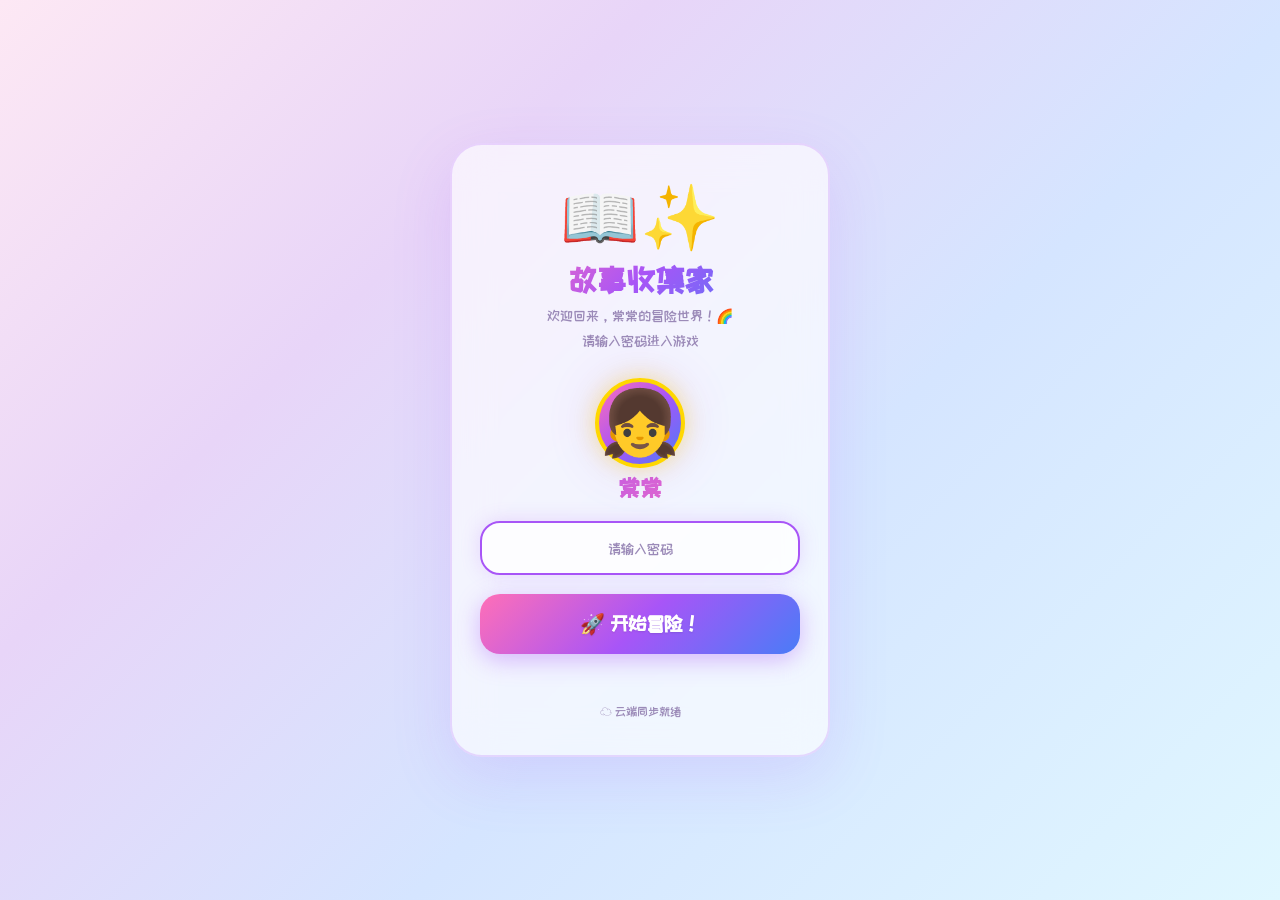
<file: 故事收集家-打卡游戏-2026-03-19-V20.html>
<!DOCTYPE html>
<html lang="zh-CN">
<head>
<meta charset="UTF-8">
<meta name="viewport" content="width=device-width, initial-scale=1.0, maximum-scale=1.0, user-scalable=no">
<title>✨ 故事收集家 - 打卡冒险游戏 ✨</title>
<link rel="stylesheet" href="style.css">
<script>
// 【优化】在页面渲染前立即检查登录状态，避免已登录用户看到登录页闪烁
(function(){
  var loginVer=localStorage.getItem('storyGame_loginVer');
  var savedUser=localStorage.getItem('storyGame_currentUser');
  if(loginVer && loginVer>='v2' && savedUser==='棠棠'){
    // 已登录用户：通过 CSS 立即隐藏登录页、显示游戏容器
    var s=document.createElement('style');
    s.id='quick-login-style';
    s.textContent='#loginOverlay{display:none!important}#appContainer{display:block!important}.bottom-nav{display:flex!important}';
    document.head.appendChild(s);
  }
})();
</script>
</head>
<body>
<div class="stars-container" id="starsContainer"></div>

<!-- ====== 登录页 ====== -->
<div class="login-overlay" id="loginOverlay">
  <div class="login-card">
    <div class="login-logo">📖✨</div>
    <h1 class="login-title">故事收集家</h1>
    <p class="login-desc">欢迎回来，棠棠的冒险世界！🌈<br>请输入密码进入游戏</p>
    <div class="login-avatar-display">👧</div>
    <div class="login-name-display">棠棠</div>
    <div class="login-input-wrap">
      <input type="password" id="passwordInput" class="login-input" placeholder="请输入密码" maxlength="20" autocomplete="off"/>
    </div>
    <button class="login-btn" id="loginBtn" onclick="doLogin()">🚀 开始冒险！</button>
    <div class="login-hint" id="loginHint"></div>
    <div class="sync-status" id="syncStatus">☁️ 云端同步就绪</div>
  </div>
</div>

<div class="app-container" id="appContainer" style="display:none">

  <!-- ====== 首页 ====== -->
  <div class="page active" id="homePage">
    <div class="page-pad">
      <div class="status-bar">
        <div class="avatar-section">
          <div class="avatar">👧<span class="crown" id="crownIcon" style="display:none">👑</span></div>
          <div class="player-info">
            <h2 id="playerName">故事收集家</h2>
            <div class="title" id="playerTitle">见习冒险者</div>
            <div class="title-badges" id="titleBadges"></div>
          </div>
        </div>
        <div style="display:flex;flex-direction:column;align-items:flex-end;gap:4px">
          <div class="streak-badge">🔥 <span id="streakCount">0</span>天连续</div>
          <div style="display:flex;align-items:center;gap:6px">
            <span id="syncInfo" style="font-size:11px;color:var(--t3)">☁️ 等待同步</span>
            <span class="sync-dot" id="syncDot" title="云端同步状态">☁️</span>
            <button class="logout-btn" onclick="doLogout()" title="切换账号">🔄</button>
          </div>
        </div>
      </div>

      <div class="date-nav" id="dateNav"></div>
      <div id="sportCardContainer"></div>

      <div class="card">
        <h3>💎 今日故事宝石</h3>
        <div class="gems-grid" id="gemsGrid"></div>
      </div>

      <div class="card">
        <h3>📋 每日冒险任务</h3>
        <div id="tasksList"></div>
      </div>

      <div class="card">
        <h3>📖 今日故事</h3>
        <div class="story-book">
          <span class="book-icon">📚</span>
          <h4 id="storyTitle">等待宝石解锁...</h4>
          <p id="storyPreview">完成所有任务，集满宝石，解锁今天的神奇故事！</p>
          <div class="story-progress-bar" id="storyProgressBar"></div>
          <button class="btn-unlock" id="btnUnlock" disabled onclick="unlockStory()">🔮 宝石不足</button>
        </div>
      </div>

      <div class="card">
        <h3>⭐ 今日行为习惯</h3>
        <div id="habitsList"></div>
      </div>
    </div>
  </div>

  <!-- ====== 成就页 ====== -->
  <div class="page" id="achievePage">
    <div class="page-pad">
      <div class="card"><h3>🏆 隐藏剧情 & 成就</h3><div id="achievementsList"></div></div>
    </div>
  </div>

  <!-- ====== 宝箱页 ====== -->
  <div class="page" id="treasurePage">
    <div class="page-pad">
      <div class="card treasure-card">
        <h3>🎁 成长宝箱</h3>
        <div class="treasure-chest" id="treasureChest">🧰</div>
        <div class="treasure-days" id="treasureDays"></div>
        <div class="treasure-info">集满<b>7天</b>宝石可兑换<br>✨<b>「故事导演权」</b>✨<br>自己编故事加入游戏！</div>
        <button class="btn-chest" id="btnChest" disabled onclick="openChest()">🔒 还需更多宝箱碎片</button>
      </div>
      <div class="card director-mode" id="directorMode">
        <h3>🎬 故事导演模式</h3>
        <p style="font-size:15px;color:var(--t3);margin-bottom:14px">恭喜获得故事导演权！编写你的故事吧~</p>
        <textarea class="director-ta" id="directorTa" placeholder="在这里写下你的故事..."></textarea>
        <button class="btn-submit" onclick="submitStory()">✨ 发布我的故事</button>
        <div id="myStories"></div>
      </div>
      <div class="card"><h3>📚 已收集的故事</h3><div id="collectedStories"></div></div>
      <div class="card" style="text-align:center">
        <h3>☁️ 云端同步</h3>
        <p style="color:var(--t3);font-size:13px;margin:8px 0">数据实时同步到云端，换设备登录也能恢复数据</p>
        <div id="syncStatusPanel" style="padding:12px;margin:12px 0;border-radius:12px;background:rgba(168,85,247,0.05);border:1px solid rgba(168,85,247,0.1)">
          <div style="font-size:14px;color:var(--t2)" id="syncDetailStatus">检查中...</div>
        </div>
        <button id="btnManualSync" onclick="manualSync()" style="width:100%;padding:14px;border:none;border-radius:14px;background:linear-gradient(135deg,#4A7CF7,#A855F7);color:white;font-size:16px;font-weight:600;font-family:inherit;cursor:pointer;box-shadow:0 4px 15px rgba(74,124,247,0.3);transition:.3s">☁️ 手动同步</button>
        <p style="color:var(--t3);font-size:11px;margin-top:8px">💡 提示：数据每 30 秒自动同步一次，也可以手动点击同步</p>
      </div>
    </div>
  </div>
</div> <!-- /app-container -->

<!-- 底部导航 -->
<div class="bottom-nav">
  <button class="nav-item active" onclick="switchPage('home',this)"><span class="nav-icon">🏠</span>今日任务</button>
  <button class="nav-item" onclick="switchPage('achieve',this)"><span class="nav-icon">🏆</span>隐藏剧情</button>
  <button class="nav-item" onclick="switchPage('treasure',this)"><span class="nav-icon">🧰</span>成长宝箱</button>
</div>

<!-- 模态框 -->
<div class="modal-overlay" id="storyModal">
  <div class="modal-content">
    <button class="modal-close" onclick="closeModal('storyModal')">✕</button>
    <div class="modal-title" id="mStoryTitle"></div>
    <div class="modal-body" id="mStoryBody"></div>
  </div>
</div>
<div class="modal-overlay" id="achieveModal">
  <div class="modal-content">
    <button class="modal-close" onclick="closeModal('achieveModal')">✕</button>
    <div class="modal-title" id="mAchTitle"></div>
    <div class="modal-body" id="mAchBody"></div>
  </div>
</div>

<script src="game.js"></script>
</body>
</html>
</file>
<file: style.css>
@import url('https://fonts.googleapis.com/css2?family=ZCOOL+KuaiLe&family=Noto+Sans+SC:wght@400;700;900&display=swap');
:root {
  /* 🦄 独角兽彩虹主题色 */
  --pink:#FF6FB7;--magenta:#E84393;--purple:#A855F7;--deep-purple:#7C3AED;
  --blue:#4A7CF7;--sky:#60A5FA;--cyan:#22D3EE;
  --gold:#FFD700;--yellow:#FBBF24;--orange:#FB923C;
  --green:#34D399;--emerald:#10B981;
  --ruby:#F43F5E;--rose:#FB7185;

  /* 功能色 */
  --jump:linear-gradient(135deg,#FF6FB7,#A855F7);
  --jump1:#FF6FB7;--jump2:#A855F7;
  --swim:linear-gradient(135deg,#4A7CF7,#22D3EE);
  --swim1:#4A7CF7;--swim2:#22D3EE;
  --ok:#34D399;--ok2:#10B981;

  /* 背景 - 梦幻彩虹渐变 */
  --bg1:#FDE8F4;--bg2:#E8D5F8;--bg3:#D5E5FF;--bg4:#E0F7FF;

  /* 卡片和边框 */
  --card:rgba(255,255,255,0.65);
  --card-hover:rgba(255,255,255,0.8);
  --border:rgba(168,85,247,0.2);
  --border-gold:rgba(255,215,0,0.4);

  /* 文字色 */
  --t1:#4A1D6A;--t2:#6D3CA0;--t3:#9B8AB8;
  --t-white:#fff;
}

*{margin:0;padding:0;box-sizing:border-box}

body{
  font-family:'ZCOOL KuaiLe','Noto Sans SC',sans-serif;
  background:linear-gradient(135deg,var(--bg1) 0%,var(--bg2) 30%,var(--bg3) 60%,var(--bg4) 100%);
  background-attachment:fixed;
  min-height:100vh;
  color:var(--t1);
  overflow-x:hidden;
}

/* ============ 彩虹闪光粒子 ============ */
.stars-container{position:fixed;inset:0;pointer-events:none;z-index:0;overflow:hidden}
.star{
  position:absolute;
  width:6px;height:6px;
  border-radius:50%;
  animation:tw var(--d) ease-in-out infinite;
  opacity:0;
  box-shadow:0 0 6px currentColor;
}
@keyframes tw{0%,100%{opacity:0;transform:scale(0.5) rotate(0deg)}50%{opacity:var(--o);transform:scale(1.2) rotate(180deg)}}

.app-container{position:relative;z-index:1;max-width:480px;margin:0 auto;padding:16px;min-height:100vh}
.page{display:none}.page.active{display:block}.page-pad{padding-bottom:80px}

/* ============ 状态栏 ============ */
.status-bar{
  display:flex;align-items:center;justify-content:space-between;
  padding:14px 18px;
  background:var(--card);
  border:2px solid var(--border);
  border-radius:24px;
  backdrop-filter:blur(20px);
  margin-bottom:16px;
  box-shadow:0 4px 20px rgba(168,85,247,0.1);
}
.avatar-section{display:flex;align-items:center;gap:12px}
.avatar{
  width:52px;height:52px;border-radius:50%;
  background:linear-gradient(135deg,#FF6FB7,#A855F7,#4A7CF7);
  display:flex;align-items:center;justify-content:center;
  font-size:26px;
  border:3px solid #FFD700;
  box-shadow:0 0 20px rgba(255,215,0,0.4),0 0 40px rgba(168,85,247,0.2);
  position:relative;
  animation:avatarGlow 3s ease-in-out infinite;
}
@keyframes avatarGlow{
  0%,100%{box-shadow:0 0 20px rgba(255,215,0,0.4),0 0 40px rgba(168,85,247,0.2)}
  50%{box-shadow:0 0 30px rgba(255,215,0,0.6),0 0 60px rgba(168,85,247,0.3)}
}
.avatar .crown{position:absolute;top:-12px;font-size:18px;filter:drop-shadow(0 0 4px rgba(255,215,0,0.6))}
.player-info h2{
  font-size:18px;
  background:linear-gradient(135deg,#A855F7,#FF6FB7);
  -webkit-background-clip:text;-webkit-text-fill-color:transparent;
  background-clip:text;
  text-shadow:none;
  font-weight:900;
}
.player-info .title{font-size:13px;color:var(--t3)}
.title-badges{display:flex;flex-wrap:wrap;gap:5px;margin-top:5px}
.badge{padding:4px 10px;border-radius:10px;font-size:11px;font-weight:700;box-shadow:0 2px 6px rgba(0,0,0,0.1)}
.badge.hero{background:linear-gradient(135deg,#FF6FB7,#A855F7);color:#fff}
.badge.water{background:linear-gradient(135deg,#4A7CF7,#22D3EE);color:#fff}
.badge.dir{background:linear-gradient(135deg,#FFD700,#FB923C);color:#5A2D0C}
.streak-badge{
  background:linear-gradient(135deg,#FF6FB7,#A855F7,#4A7CF7);
  color:#fff;
  padding:10px 18px;border-radius:20px;
  font-size:15px;font-weight:700;
  box-shadow:0 4px 15px rgba(168,85,247,0.3);
  text-shadow:0 1px 2px rgba(0,0,0,0.1);
}

/* ============ 日期导航（支持周切换） ============ */
.date-nav{
  margin-bottom:16px;padding:10px;
  background:var(--card);
  border:2px solid var(--border);
  border-radius:20px;
  backdrop-filter:blur(20px);
  box-shadow:0 2px 12px rgba(168,85,247,0.08);
  touch-action:pan-y; /* 允许垂直滚动，捕获水平滑动 */
  user-select:none;
}
.week-ctrl{
  display:flex;align-items:center;justify-content:space-between;
  margin-bottom:8px;padding:0 4px;
}
.week-arrow{
  width:32px;height:32px;border-radius:50%;border:none;
  background:rgba(168,85,247,0.1);color:var(--t1);
  font-size:14px;cursor:pointer;
  display:flex;align-items:center;justify-content:center;
  transition:.2s;font-family:inherit;
}
.week-arrow:hover:not(:disabled){background:rgba(168,85,247,0.2)}
.week-arrow:active:not(:disabled){transform:scale(0.9)}
.week-arrow.disabled,.week-arrow:disabled{
  opacity:0.3;cursor:not-allowed;
}
.days-row{
  display:flex;gap:6px;
}
/* 回到本周按钮 */
.back-to-today{
  text-align:center;margin:6px 0 2px;
}
.back-to-today button{
  background:linear-gradient(135deg,#a855f7,#6366f1);
  color:#fff;border:none;border-radius:20px;
  padding:4px 16px;font-size:12px;font-weight:600;
  cursor:pointer;transition:.2s;font-family:inherit;
  box-shadow:0 2px 8px rgba(168,85,247,0.3);
}
.back-to-today button:active{transform:scale(0.95)}
/* 有历史数据标记 */
.day-item.has-data{
  border-color:rgba(168,85,247,0.3);
  background:rgba(168,85,247,0.05);
}
/* ============ 月历选择器 ============ */
.calendar-picker{
  margin-top:10px;padding:10px;
  background:rgba(255,255,255,0.6);
  border-radius:16px;
  border:1px solid rgba(168,85,247,0.15);
  animation:fadeIn .2s ease;
}
@keyframes fadeIn{from{opacity:0;transform:translateY(-6px)}to{opacity:1;transform:translateY(0)}}
.cal-header{
  display:flex;align-items:center;justify-content:space-between;
  margin-bottom:8px;
}
.cal-title{
  font-size:15px;font-weight:700;color:var(--t1);
}
.cal-nav{
  width:28px;height:28px;border-radius:50%;border:none;
  background:rgba(168,85,247,0.1);color:var(--t1);
  font-size:12px;cursor:pointer;
  display:flex;align-items:center;justify-content:center;
  transition:.2s;font-family:inherit;
}
.cal-nav:active{transform:scale(0.9)}
.cal-week-row{
  display:grid;grid-template-columns:repeat(7,1fr);
  text-align:center;margin-bottom:4px;
}
.cal-week-day{
  font-size:11px;color:var(--t3);font-weight:600;
}
.cal-grid{
  display:grid;grid-template-columns:repeat(7,1fr);gap:2px;
}
.cal-day{
  aspect-ratio:1;display:flex;align-items:center;justify-content:center;
  font-size:13px;font-weight:600;border-radius:10px;
  cursor:pointer;transition:.15s;color:var(--t1);
  position:relative;
}
.cal-day:active:not(.empty):not(.future){transform:scale(0.9)}
.cal-day.empty{cursor:default}
.cal-day.future{color:var(--t3);opacity:0.4;cursor:not-allowed}
.cal-day.today{
  background:linear-gradient(135deg,#a855f7,#6366f1);
  color:#fff !important;font-weight:800;
  box-shadow:0 2px 8px rgba(168,85,247,0.4);
}
.cal-day.done{
  background:rgba(34,197,94,0.15);color:#16a34a;
}
.cal-day.done::after{
  content:'✓';position:absolute;top:1px;right:3px;
  font-size:8px;color:#16a34a;
}
.cal-day.partial{
  background:rgba(245,158,11,0.15);color:#d97706;
}
.cal-day.has-data{
  background:rgba(168,85,247,0.08);
}
.cal-day.has-data::after{
  content:'·';position:absolute;bottom:1px;
  font-size:16px;color:#a855f7;line-height:1;
}
.cal-stats{
  margin-top:8px;text-align:center;
  font-size:12px;color:var(--t2);font-weight:500;
}
/* 周标题可点击提示 */
.week-label{
  font-size:14px;font-weight:700;
  color:var(--t2);transition:.2s;
}
.week-label:active{opacity:0.7}
.day-item{flex:1;text-align:center;padding:8px 2px;border-radius:14px;cursor:pointer;transition:.3s;position:relative}
.day-item .dn{font-size:13px;color:var(--t3);margin-bottom:2px}
.day-item .dd{font-size:19px;font-weight:700;color:var(--t1)}
.day-item.active{
  background:linear-gradient(135deg,#FF6FB7,#A855F7,#4A7CF7);
  box-shadow:0 4px 18px rgba(168,85,247,0.35);
}
.day-item.active .dn,.day-item.active .dd{color:#fff}
.day-item.done::after{
  content:'✓';position:absolute;top:-4px;right:-2px;
  width:18px;height:18px;background:linear-gradient(135deg,#34D399,#10B981);
  border-radius:50%;font-size:9px;display:flex;align-items:center;justify-content:center;
  color:#fff;box-shadow:0 2px 6px rgba(52,211,153,0.4);
}
.day-item.jd{border-bottom:3px solid #FF6FB7}
.day-item.sd{border-bottom:3px solid #4A7CF7}

/* ============ 通用卡片 ============ */
.card{
  background:var(--card);
  border:2px solid var(--border);
  border-radius:24px;
  padding:20px;
  margin-bottom:16px;
  backdrop-filter:blur(20px);
  box-shadow:0 4px 20px rgba(168,85,247,0.08);
  transition:transform 0.2s;
}
.card:hover{transform:translateY(-2px);box-shadow:0 6px 25px rgba(168,85,247,0.12)}
.card h3{font-size:20px;margin-bottom:16px;color:var(--t1)}

/* ============ 运动卡片 ============ */
.sport-card{
  background:var(--card);
  border:2px solid var(--border);
  border-radius:24px;
  padding:20px;margin-bottom:16px;
  backdrop-filter:blur(20px);
  position:relative;overflow:hidden;
  box-shadow:0 4px 20px rgba(168,85,247,0.1);
}
.sport-card::before{content:'';position:absolute;top:0;left:0;right:0;height:4px;border-radius:4px 4px 0 0}
.sport-card.jc::before{background:linear-gradient(90deg,#FF6FB7,#A855F7,#FFD700)}
.sport-card.sc::before{background:linear-gradient(90deg,#4A7CF7,#22D3EE,#60A5FA)}
.sport-head{display:flex;align-items:center;gap:12px;margin-bottom:16px}
.sport-icon{
  width:54px;height:54px;border-radius:18px;
  display:flex;align-items:center;justify-content:center;
  font-size:28px;
  box-shadow:0 4px 15px rgba(0,0,0,0.1);
}
.jc .sport-icon{background:linear-gradient(135deg,#FF6FB7,#A855F7)}
.sc .sport-icon{background:linear-gradient(135deg,#4A7CF7,#22D3EE)}
.sport-info h3{font-size:20px;margin-bottom:4px;color:var(--t1)}
.sport-info p{font-size:14px;color:var(--t3)}
.progress-bg{height:14px;background:rgba(168,85,247,0.1);border-radius:7px;overflow:hidden;margin-bottom:4px}
.progress-fill{height:100%;border-radius:7px;transition:width .8s cubic-bezier(.34,1.56,.64,1);position:relative}
.jc .progress-fill{background:linear-gradient(90deg,#FF6FB7,#A855F7,#FFD700);box-shadow:0 0 12px rgba(255,111,183,0.4)}
.sc .progress-fill{background:linear-gradient(90deg,#4A7CF7,#22D3EE,#60A5FA);box-shadow:0 0 12px rgba(74,124,247,0.4)}
.progress-fill::after{content:'';position:absolute;inset:0;background:linear-gradient(90deg,transparent,rgba(255,255,255,.4),transparent);animation:shimmer 2s infinite}
@keyframes shimmer{0%{transform:translateX(-100%)}100%{transform:translateX(100%)}}
.progress-txt{display:flex;justify-content:space-between;font-size:15px;color:var(--t3);margin-bottom:12px}
.sport-actions{display:flex;gap:10px}
.jump-counter{display:flex;align-items:center;justify-content:center;gap:12px;margin-bottom:12px}
.jump-counter input{
  width:90px;padding:10px;
  border:2px solid var(--border);border-radius:14px;
  background:rgba(255,255,255,0.5);
  color:var(--t1);font-family:inherit;font-size:18px;text-align:center;outline:none;
}
.jump-counter input:focus{border-color:#FF6FB7;box-shadow:0 0 10px rgba(255,111,183,0.2)}
.cnt-btn{
  width:42px;height:42px;border-radius:50%;border:none;
  font-size:18px;font-weight:700;cursor:pointer;
  display:flex;align-items:center;justify-content:center;transition:.2s;
}
.cnt-btn:active{transform:scale(.9)}
.cnt-btn.mi{background:rgba(255,111,183,0.15);color:#FF6FB7}
.cnt-btn.pl{background:linear-gradient(135deg,#FF6FB7,#A855F7);color:#fff;box-shadow:0 3px 10px rgba(168,85,247,0.3)}

.btn{
  padding:14px;border:none;border-radius:16px;
  font-family:inherit;font-size:16px;font-weight:700;
  cursor:pointer;transition:.3s;
  display:flex;align-items:center;justify-content:center;gap:6px;flex:1;
}
.btn:active{transform:scale(.95)}
.btn-j{background:linear-gradient(135deg,#FF6FB7,#A855F7);color:#fff;box-shadow:0 4px 15px rgba(168,85,247,0.35)}
.btn-s{background:linear-gradient(135deg,#4A7CF7,#22D3EE);color:#fff;box-shadow:0 4px 15px rgba(74,124,247,0.35)}
.btn-ok{background:linear-gradient(135deg,#34D399,#10B981);color:#fff;box-shadow:0 4px 15px rgba(52,211,153,0.35)}
.btn-done{background:rgba(52,211,153,0.15)!important;color:var(--ok)!important;box-shadow:none!important;cursor:default;border:2px solid rgba(52,211,153,0.3)!important}

/* ============ 宝石 ============ */
.gems-grid{display:grid;grid-template-columns:repeat(5,1fr);gap:8px}
.gem-slot{
  aspect-ratio:1;border-radius:16px;
  background:rgba(255,255,255,0.4);
  border:2px dashed rgba(168,85,247,0.2);
  display:flex;flex-direction:column;align-items:center;justify-content:center;
  gap:4px;font-size:30px;transition:.4s;position:relative;
}
.gem-slot .gl{font-size:11px;color:var(--t3);text-align:center}
.gem-slot.on{
  border:2px solid rgba(255,215,0,0.5);
  background:linear-gradient(135deg,rgba(255,215,0,0.15),rgba(255,111,183,0.15));
  animation:gg 2s ease-in-out infinite;
}
.gem-slot.off{opacity:.5}.gem-slot.off .gi{filter:grayscale(1)}
@keyframes gg{0%,100%{box-shadow:0 0 8px rgba(255,215,0,0.2),0 0 15px rgba(168,85,247,0.1)}50%{box-shadow:0 0 20px rgba(255,215,0,0.4),0 0 30px rgba(168,85,247,0.2)}}

/* ============ 任务 ============ */
.task-item{
  display:flex;align-items:center;gap:12px;
  padding:14px;
  background:rgba(255,255,255,0.4);
  border-radius:16px;margin-bottom:8px;
  transition:.3s;cursor:pointer;
  border:2px solid transparent;
}
.task-item:hover{border-color:rgba(168,85,247,0.2);background:rgba(255,255,255,0.55)}
.task-item.done{background:linear-gradient(135deg,rgba(52,211,153,0.1),rgba(16,185,129,0.1));border-color:rgba(52,211,153,0.3)}
.task-cb{
  width:30px;height:30px;border-radius:50%;
  border:2px solid rgba(168,85,247,0.3);
  display:flex;align-items:center;justify-content:center;
  font-size:14px;transition:.3s;flex-shrink:0;
  color:var(--t-white);
}
.task-item.done .task-cb{background:linear-gradient(135deg,#34D399,#10B981);border-color:#34D399}

/* ============ 补录对话框内任务项增强可读性 ============ */
.recovery-mode .task-item{
  background:rgba(255,255,255,0.9);
  border:2px solid rgba(255,152,0,0.15);
  box-shadow:0 2px 8px rgba(0,0,0,0.04);
}
.recovery-mode .task-item:hover{
  border-color:rgba(255,152,0,0.35);
  background:rgba(255,255,255,0.95);
}
.recovery-mode .task-cb{
  color:#e65100;
  border-color:rgba(255,152,0,0.4);
  background:rgba(255,152,0,0.06);
  font-weight:bold;
  font-size:16px;
}
.recovery-mode .task-item.done{
  background:linear-gradient(135deg,rgba(52,211,153,0.12),rgba(16,185,129,0.12));
  border-color:rgba(52,211,153,0.4);
}
.recovery-mode .task-item.done .task-cb{
  background:linear-gradient(135deg,#34D399,#10B981);
  border-color:#34D399;
  color:#fff;
}
.recovery-mode .task-info h4{
  color:#333;
  font-size:15px;
}

.task-em{font-size:28px;flex-shrink:0}
.task-info{flex:1}.task-info h4{font-size:16px;margin-bottom:3px;color:var(--t1)}.task-info p{font-size:13px;color:var(--t3)}
.task-gem{font-size:24px;opacity:.3;transition:.3s}
.task-item.done .task-gem{opacity:1;animation:gp .5s ease}
@keyframes gp{0%{transform:scale(0)}50%{transform:scale(1.4)}100%{transform:scale(1)}}

/* ============ 故事书 ============ */
.story-book{
  background:linear-gradient(135deg,rgba(255,111,183,0.12),rgba(168,85,247,0.12),rgba(74,124,247,0.12));
  border:2px solid rgba(168,85,247,0.2);
  border-radius:20px;padding:20px;text-align:center;
}
.book-icon{font-size:56px;display:block;margin-bottom:12px}
.story-book h4{
  font-size:18px;
  background:linear-gradient(135deg,#A855F7,#FF6FB7);
  -webkit-background-clip:text;-webkit-text-fill-color:transparent;
  background-clip:text;
  margin-bottom:6px;
}
.story-book p{font-size:15px;color:var(--t3);line-height:1.6}
.story-progress-bar{margin-top:14px;display:flex;gap:4px}
.sp-slot{flex:1;height:10px;background:rgba(168,85,247,0.1);border-radius:5px;transition:.3s}
.sp-slot.on{background:linear-gradient(90deg,#FF6FB7,#A855F7,#4A7CF7);box-shadow:0 0 10px rgba(168,85,247,0.4)}
.btn-unlock{
  margin-top:16px;width:100%;padding:16px;border:none;border-radius:16px;
  font-family:inherit;font-size:18px;font-weight:700;cursor:pointer;
  background:linear-gradient(135deg,#FF6FB7,#A855F7,#4A7CF7);
  color:#fff;
  box-shadow:0 4px 20px rgba(168,85,247,0.4);
  transition:.3s;
  text-shadow:0 1px 2px rgba(0,0,0,0.1);
}
.btn-unlock:disabled{background:rgba(168,85,247,0.15);color:var(--t3);box-shadow:none;cursor:not-allowed;text-shadow:none}
.btn-unlock:not(:disabled):hover{transform:translateY(-2px);box-shadow:0 6px 25px rgba(168,85,247,0.5)}
.btn-unlock:not(:disabled):active{transform:scale(.97)}

/* ============ 成就 ============ */
.ach-card{
  background:rgba(255,255,255,0.4);
  border:2px solid rgba(168,85,247,0.1);
  border-radius:16px;padding:14px;margin-bottom:8px;
  display:flex;align-items:center;gap:12px;transition:.3s;
}
.ach-card.on{border-color:rgba(255,215,0,0.4);background:linear-gradient(135deg,rgba(255,215,0,0.1),rgba(255,111,183,0.1))}
.ach-icon{
  width:52px;height:52px;border-radius:14px;
  display:flex;align-items:center;justify-content:center;
  font-size:28px;flex-shrink:0;
}
.ach-card.off .ach-icon{background:rgba(168,85,247,0.08);filter:grayscale(1);opacity:.4}
.ach-card.on .ach-icon{background:linear-gradient(135deg,#FFD700,#FB923C);box-shadow:0 3px 10px rgba(255,215,0,0.3)}
.ach-info{flex:1}.ach-info h4{font-size:16px;margin-bottom:3px;color:var(--t1)}.ach-info p{font-size:13px;color:var(--t3)}
.ach-prog{font-size:14px;color:#A855F7;flex-shrink:0;font-weight:700}

/* ============ 宝箱 ============ */
.treasure-card{
  text-align:center;
  background:linear-gradient(135deg,rgba(255,111,183,0.1),rgba(168,85,247,0.1),rgba(255,215,0,0.1))!important;
  border-color:rgba(255,215,0,0.3)!important;
}
.treasure-chest{font-size:80px;margin-bottom:14px;display:inline-block;animation:cf 3s ease-in-out infinite}
@keyframes cf{0%,100%{transform:translateY(0) rotate(-2deg)}50%{transform:translateY(-8px) rotate(2deg)}}
.treasure-days{display:flex;justify-content:center;gap:6px;margin-bottom:16px}
.t-day{
  width:42px;height:42px;border-radius:12px;
  border:2px solid rgba(168,85,247,0.25);
  display:flex;align-items:center;justify-content:center;
  font-size:17px;color:var(--t3);
  background:rgba(255,255,255,0.3);transition:.3s;
}
.t-day.on{
  border-color:transparent;
  background:linear-gradient(135deg,#FF6FB7,#A855F7,#4A7CF7);
  color:#fff;
  box-shadow:0 3px 12px rgba(168,85,247,0.4);
}
.treasure-info{font-size:16px;color:var(--t3);margin-bottom:14px;line-height:1.7}
.treasure-info b{
  background:linear-gradient(135deg,#A855F7,#FF6FB7);
  -webkit-background-clip:text;-webkit-text-fill-color:transparent;
  background-clip:text;
}
.btn-chest{
  padding:16px 40px;border:none;border-radius:20px;
  font-family:inherit;font-size:18px;font-weight:700;cursor:pointer;
  background:linear-gradient(135deg,#FF6FB7,#A855F7,#4A7CF7);
  color:#fff;
  box-shadow:0 4px 20px rgba(168,85,247,0.4);
  transition:.3s;
  text-shadow:0 1px 2px rgba(0,0,0,0.1);
}
.btn-chest:disabled{background:rgba(168,85,247,0.15);color:var(--t3);box-shadow:none;cursor:not-allowed;text-shadow:none}
.btn-chest:not(:disabled):active{transform:scale(.95)}

/* ============ 导演模式 ============ */
.director-mode{display:none}.director-mode.show{display:block}
.director-ta{
  width:100%;min-height:100px;
  background:rgba(255,255,255,0.5);
  border:2px solid var(--border);border-radius:16px;
  padding:14px;color:var(--t1);font-family:inherit;font-size:15px;
  resize:vertical;margin-bottom:12px;outline:none;
}
.director-ta:focus{border-color:#A855F7;box-shadow:0 0 15px rgba(168,85,247,0.15)}
.btn-submit{
  width:100%;padding:14px;border:none;border-radius:16px;
  font-family:inherit;font-size:16px;font-weight:700;cursor:pointer;
  background:linear-gradient(135deg,#FF6FB7,#A855F7,#4A7CF7);
  color:#fff;
  box-shadow:0 4px 20px rgba(168,85,247,0.4);
  transition:.3s;
}

/* ============ 底部导航 ============ */
.bottom-nav{
  position:fixed;bottom:0;left:50%;transform:translateX(-50%);
  width:100%;max-width:480px;
  background:rgba(255,255,255,0.9);
  backdrop-filter:blur(20px);
  border-top:2px solid var(--border);
  display:flex;padding:8px 16px;
  padding-bottom:max(8px,env(safe-area-inset-bottom));z-index:100;
  box-shadow:0 -4px 20px rgba(168,85,247,0.08);
}
.nav-item{
  flex:1;display:flex;flex-direction:column;align-items:center;gap:2px;
  padding:8px;cursor:pointer;border-radius:14px;border:none;
  background:none;font-family:inherit;
  color:var(--t3);font-size:13px;transition:.3s;
}
.nav-item.active{
  color:#A855F7;
  background:linear-gradient(135deg,rgba(255,111,183,0.1),rgba(168,85,247,0.1));
}
.nav-icon{font-size:26px;transition:.3s}
.nav-item.active .nav-icon{transform:scale(1.15)}

/* ============ 模态框 ============ */
.modal-overlay{
  position:fixed;inset:0;background:rgba(74,29,106,0.6);
  z-index:200;display:none;align-items:center;justify-content:center;
  padding:20px;backdrop-filter:blur(10px);
}
.modal-overlay.show{display:flex;animation:fi .3s ease;z-index:210}
@keyframes fi{from{opacity:0}to{opacity:1}}
.modal-content{
  background:linear-gradient(135deg,#FFF5FA,#F3E8FF,#EBF0FF);
  border:2px solid rgba(168,85,247,0.3);
  border-radius:28px;padding:28px 24px;max-width:400px;width:100%;
  animation:ms .4s ease;position:relative;overflow:hidden;max-height:80vh;overflow-y:auto;
  box-shadow:0 20px 60px rgba(168,85,247,0.25);
}
@keyframes ms{from{transform:translateY(30px);opacity:0}to{transform:translateY(0);opacity:1}}
.modal-content::before{content:'';position:absolute;top:0;left:0;right:0;height:4px;background:linear-gradient(90deg,#FF6FB7,#A855F7,#4A7CF7,#FFD700)}
.modal-close{
  position:absolute;top:12px;right:12px;
  width:34px;height:34px;border-radius:50%;border:none;
  background:rgba(168,85,247,0.1);color:var(--t1);
  font-size:16px;cursor:pointer;display:flex;align-items:center;justify-content:center;
  transition:.2s;
}
.modal-close:hover{background:rgba(168,85,247,0.2)}
.modal-title{
  font-size:22px;text-align:center;margin-bottom:18px;
  background:linear-gradient(135deg,#A855F7,#FF6FB7);
  -webkit-background-clip:text;-webkit-text-fill-color:transparent;
  background-clip:text;
}
.modal-body{font-size:18px;color:var(--t2);line-height:1.8;text-align:center}
.story-text{
  background:rgba(168,85,247,0.06);
  border-radius:16px;padding:20px;margin:14px 0;
  text-align:left;line-height:2.2;font-size:20px;color:var(--t1);
  border-left:4px solid;
  border-image:linear-gradient(180deg,#FF6FB7,#A855F7,#4A7CF7) 1;
}
.story-choices{display:flex;flex-direction:column;gap:10px;margin-top:16px}
.s-choice{
  padding:14px 18px;
  border:2px solid var(--border);border-radius:14px;
  background:rgba(255,255,255,0.5);
  color:var(--t1);font-family:inherit;font-size:17px;
  cursor:pointer;text-align:left;transition:.3s;
}
.s-choice:hover{border-color:#A855F7;background:linear-gradient(135deg,rgba(255,111,183,0.1),rgba(168,85,247,0.1))}
.story-back-btn{
  display:block;width:100%;margin-top:20px;padding:14px;
  border:none;border-radius:16px;
  background:linear-gradient(135deg,#A855F7,#7C3AED);
  color:white;font-size:17px;font-family:inherit;font-weight:600;
  cursor:pointer;transition:.3s;
  box-shadow:0 4px 15px rgba(168,85,247,0.3);
}
.story-back-btn:hover{transform:translateY(-2px);box-shadow:0 6px 20px rgba(168,85,247,0.4)}
.story-back-btn:active{transform:translateY(0)}

/* ============ 收集的故事 ============ */
.collected-item{
  background:rgba(255,255,255,0.4);
  border:2px solid rgba(168,85,247,0.1);
  border-radius:14px;padding:12px;margin-bottom:8px;
  cursor:pointer;transition:.3s;
}
.collected-item:hover{border-color:rgba(168,85,247,0.3);background:rgba(255,255,255,0.6)}
.collected-item h4{font-size:16px;margin-bottom:4px;color:var(--t1)}
.collected-item p{font-size:13px;color:var(--t3)}

/* ============ 动画 ============ */
.gem-fly{position:fixed;font-size:48px;z-index:300;pointer-events:none;animation:gfly 1.2s ease-in forwards}
@keyframes gfly{0%{transform:scale(1) translateY(0);opacity:1}50%{transform:scale(1.8) translateY(-80px);opacity:1}100%{transform:scale(.5) translateY(-150px);opacity:0}}
.confetti{position:fixed;z-index:250;pointer-events:none;font-size:32px;animation:cfall 2.5s ease-out forwards}
@keyframes cfall{0%{transform:translateY(-100px) rotate(0) scale(0.5);opacity:1}30%{transform:translateY(10vh) rotate(180deg) scale(1.3);opacity:1}100%{transform:translateY(100vh) rotate(720deg) scale(0.8);opacity:0}}

/* 烟花效果 🎆 */
.firework-particle{position:fixed;z-index:260;pointer-events:none;width:8px;height:8px;border-radius:50%;animation:fwBurst 1.2s ease-out forwards}
@keyframes fwBurst{
  0%{transform:translate(0,0) scale(1);opacity:1}
  60%{opacity:1}
  100%{transform:translate(var(--fx),var(--fy)) scale(0);opacity:0}
}
.firework-ring{
  position:fixed;z-index:255;pointer-events:none;
  width:10px;height:10px;border-radius:50%;
  border:3px solid;
  animation:fwRing 0.8s ease-out forwards;
}
@keyframes fwRing{
  0%{transform:scale(0);opacity:1}
  100%{transform:scale(12);opacity:0}
}

/* ============ 额外彩虹装饰效果 ============ */
body::before{
  content:'';position:fixed;top:-50%;left:-50%;
  width:200%;height:200%;
  background:radial-gradient(ellipse at 20% 50%,rgba(255,111,183,0.06) 0%,transparent 50%),
             radial-gradient(ellipse at 80% 20%,rgba(74,124,247,0.06) 0%,transparent 50%),
             radial-gradient(ellipse at 50% 80%,rgba(168,85,247,0.06) 0%,transparent 50%);
  animation:bgFloat 20s ease-in-out infinite;
  pointer-events:none;z-index:0;
}
@keyframes bgFloat{
  0%,100%{transform:translate(0,0)}
  25%{transform:translate(-2%,2%)}
  50%{transform:translate(2%,-1%)}
  75%{transform:translate(-1%,-2%)}
}

/* ============ 登录页 ============ */
.login-overlay{
  position:fixed;inset:0;z-index:500;
  display:flex;align-items:center;justify-content:center;
  background:linear-gradient(135deg,var(--bg1) 0%,var(--bg2) 30%,var(--bg3) 60%,var(--bg4) 100%);
  background-attachment:fixed;
  padding:20px;
}
.login-card{
  background:var(--card);
  border:2px solid var(--border);
  border-radius:32px;
  padding:36px 28px;
  max-width:380px;width:100%;
  backdrop-filter:blur(20px);
  box-shadow:0 20px 60px rgba(168,85,247,0.15);
  text-align:center;
  animation:loginSlide 0.6s ease;
}
@keyframes loginSlide{
  from{transform:translateY(40px);opacity:0}
  to{transform:translateY(0);opacity:1}
}
.login-logo{font-size:64px;margin-bottom:8px;display:block;animation:cf 3s ease-in-out infinite}
.login-title{
  font-size:32px;
  background:linear-gradient(135deg,#FF6FB7,#A855F7,#4A7CF7);
  -webkit-background-clip:text;-webkit-text-fill-color:transparent;
  background-clip:text;
  margin-bottom:8px;
  font-weight:900;
}
.login-desc{
  font-size:14px;color:var(--t3);line-height:1.8;margin-bottom:24px;
}
.login-input-wrap{margin-bottom:20px}
.login-input{
  width:100%;padding:16px 20px;
  border:2px solid var(--border);border-radius:20px;
  background:rgba(255,255,255,0.6);
  color:var(--t1);font-family:inherit;font-size:18px;
  text-align:center;outline:none;
  transition:.3s;
}
.login-input:focus{
  border-color:#A855F7;
  box-shadow:0 0 20px rgba(168,85,247,0.2);
  background:rgba(255,255,255,0.8);
}
.login-input::placeholder{font-size:14px;color:var(--t3)}
.login-avatar-display{
  font-size:64px;
  width:90px;height:90px;
  margin:0 auto 8px;
  border-radius:50%;
  background:linear-gradient(135deg,#FF6FB7,#A855F7,#4A7CF7);
  display:flex;align-items:center;justify-content:center;
  border:4px solid #FFD700;
  box-shadow:0 0 25px rgba(255,215,0,0.4),0 0 50px rgba(168,85,247,0.2);
  animation:avatarGlow 3s ease-in-out infinite;
}
.login-name-display{
  font-size:24px;font-weight:900;
  background:linear-gradient(135deg,#A855F7,#FF6FB7);
  -webkit-background-clip:text;-webkit-text-fill-color:transparent;
  background-clip:text;
  margin-bottom:20px;
}
@keyframes loginShake{
  0%,100%{transform:translateX(0)}
  10%,30%,50%,70%,90%{transform:translateX(-8px)}
  20%,40%,60%,80%{transform:translateX(8px)}
}
.login-avatars{
  display:flex;justify-content:center;gap:10px;
  flex-wrap:wrap;margin-bottom:24px;
}
.login-avatar-option{
  width:48px;height:48px;border-radius:50%;
  display:flex;align-items:center;justify-content:center;
  font-size:28px;cursor:pointer;
  border:3px solid transparent;
  background:rgba(255,255,255,0.4);
  transition:.3s;
}
.login-avatar-option:hover{
  border-color:rgba(168,85,247,0.3);
  transform:scale(1.1);
}
.login-avatar-option.selected{
  border-color:#A855F7;
  background:linear-gradient(135deg,rgba(255,111,183,0.2),rgba(168,85,247,0.2));
  box-shadow:0 4px 15px rgba(168,85,247,0.3);
  transform:scale(1.15);
}
.login-btn{
  width:100%;padding:18px;border:none;border-radius:20px;
  font-family:inherit;font-size:20px;font-weight:700;
  cursor:pointer;
  background:linear-gradient(135deg,#FF6FB7,#A855F7,#4A7CF7);
  color:#fff;
  box-shadow:0 6px 25px rgba(168,85,247,0.4);
  transition:.3s;
  text-shadow:0 1px 2px rgba(0,0,0,0.1);
}
.login-btn:hover{
  transform:translateY(-2px);
  box-shadow:0 8px 30px rgba(168,85,247,0.5);
}
.login-btn:active{transform:scale(.97)}
.login-hint{
  margin-top:12px;font-size:14px;color:#F43F5E;
  opacity:0;transition:opacity .3s;min-height:20px;
}
.sync-status{
  margin-top:16px;font-size:12px;color:var(--t3);
}

/* ============ 同步和退出按钮 ============ */
.sync-dot{font-size:16px;cursor:default}
.logout-btn{
  width:28px;height:28px;border-radius:50%;border:none;
  background:rgba(168,85,247,0.1);
  font-size:14px;cursor:pointer;
  display:flex;align-items:center;justify-content:center;
  transition:.2s;
}
.logout-btn:hover{background:rgba(168,85,247,0.2);transform:scale(1.1)}

/* ============ 日期导航增强 ============ */
.day-item.partial::after{
  content:'◐';position:absolute;top:-4px;right:-2px;
  width:18px;height:18px;background:linear-gradient(135deg,#FB923C,#FBBF24);
  border-radius:50%;font-size:9px;display:flex;align-items:center;justify-content:center;
  color:#fff;box-shadow:0 2px 6px rgba(251,146,36,0.4);
}
.day-item.future{opacity:0.4;cursor:default!important}
.day-item .day-status{
  font-size:10px;margin-top:2px;line-height:1;
}

/* ============ 历史打卡面板 ============ */
.history-panel{
  position:fixed;
  top:0;left:0;right:0;bottom:0;
  z-index:1000;
  overflow-y:auto;
  padding:20px;
  animation:histSlide 0.3s ease;
  border:none!important;
  background:linear-gradient(135deg,rgba(255,245,250,0.98),rgba(243,232,255,0.98),rgba(235,240,255,0.98))!important;
  box-shadow:0 0 50px rgba(0,0,0,0.3);
}
@keyframes histSlide{
  from{opacity:0;transform:translateY(-10px)}
  to{opacity:1;transform:translateY(0)}
}
.history-header{
  display:flex;align-items:center;justify-content:space-between;
  margin-bottom:14px;
}
.history-header h3{
  font-size:18px;margin-bottom:0;
  background:linear-gradient(135deg,#A855F7,#FF6FB7);
  -webkit-background-clip:text;-webkit-text-fill-color:transparent;
  background-clip:text;
}
.history-close{
  width:30px;height:30px;border-radius:50%;border:none;
  background:rgba(168,85,247,0.1);color:var(--t1);
  font-size:14px;cursor:pointer;display:flex;align-items:center;justify-content:center;
  transition:.2s;
}
.history-close:hover{background:rgba(168,85,247,0.2)}
.history-summary{
  padding:10px 16px;border-radius:14px;
  background:rgba(168,85,247,0.08);
  font-size:15px;font-weight:700;color:var(--t2);
  margin-bottom:14px;
  display:flex;align-items:center;justify-content:space-between;
}
.history-summary.all-done{
  background:linear-gradient(135deg,rgba(52,211,153,0.15),rgba(16,185,129,0.15));
  color:#10B981;
}
.history-gems{
  font-size:14px;font-weight:400;color:var(--t3);
}
.history-section{margin-bottom:12px}
.history-section h4{
  font-size:14px;color:var(--t3);margin-bottom:8px;
}
.history-task{
  display:flex;align-items:center;gap:8px;
  padding:8px 12px;
  background:rgba(255,255,255,0.4);
  border-radius:12px;margin-bottom:6px;
  font-size:14px;color:var(--t2);
  transition:.2s;
}
.history-task.done{
  background:linear-gradient(135deg,rgba(52,211,153,0.1),rgba(16,185,129,0.1));
}
.history-task-icon{font-size:16px;flex-shrink:0}
.history-task-emoji{font-size:18px;flex-shrink:0}
.history-task-text{flex:1}
.history-empty{
  text-align:center;padding:30px 20px;
  color:var(--t3);font-size:14px;
}
.history-empty p{margin-top:8px}

/* ============ 宝箱今日进度闪烁 ============ */
.t-day.today-progress{
  animation:gemPulse 1.5s ease-in-out infinite;
  border:2px solid rgba(255,215,0,0.6)!important;
  box-shadow:0 0 12px rgba(255,215,0,0.3);
}
@keyframes gemPulse{
  0%,100%{opacity:1;transform:scale(1)}
  50%{opacity:0.7;transform:scale(1.08)}
}

/* ============ 【v8.7】成就卡片 — 曾经解锁过（新周期进行中） ============ */
.ach-card.ever-on{
  border-color:rgba(168,85,247,0.3);
  background:linear-gradient(135deg,rgba(168,85,247,0.08),rgba(255,111,183,0.08));
}
.ach-card.ever-on .ach-icon{
  background:linear-gradient(135deg,rgba(255,215,0,0.3),rgba(251,146,36,0.3));
  box-shadow:0 2px 8px rgba(255,215,0,0.15);
  filter:none;opacity:1;
}
.ach-prog.cycle-prog{
  color:#FB923C;
  font-size:13px;
  font-weight:600;
}

/* ============ 【v10.0】勋章墙 ============ */
.medal-wall-card{
  background:linear-gradient(135deg,rgba(255,215,0,0.08),rgba(255,111,183,0.08),rgba(168,85,247,0.08))!important;
  border-color:rgba(255,215,0,0.25)!important;
}
.medal-grid{
  display:grid;
  grid-template-columns:repeat(3,1fr);
  gap:12px;
}
.medal-item{
  text-align:center;
  padding:16px 8px;
  border-radius:18px;
  transition:.3s;
  cursor:pointer;
  position:relative;
}
.medal-item.earned{
  background:linear-gradient(135deg,rgba(255,215,0,0.15),rgba(255,111,183,0.15));
  border:2px solid rgba(255,215,0,0.4);
  box-shadow:0 4px 15px rgba(255,215,0,0.2);
}
.medal-item.earned:hover{
  transform:translateY(-3px);
  box-shadow:0 6px 20px rgba(255,215,0,0.3);
}
.medal-item.earned:active{
  transform:scale(0.95);
}
.medal-item.locked{
  background:rgba(168,85,247,0.06);
  border:2px dashed rgba(168,85,247,0.2);
  opacity:0.5;
  cursor:default;
}
.medal-icon{
  font-size:40px;
  display:block;
  margin-bottom:6px;
}
.medal-item.earned .medal-icon{
  animation:medalGlow 2s ease-in-out infinite;
}
@keyframes medalGlow{
  0%,100%{filter:drop-shadow(0 0 4px rgba(255,215,0,0.3));transform:scale(1)}
  50%{filter:drop-shadow(0 0 10px rgba(255,215,0,0.6));transform:scale(1.08)}
}
.medal-title{
  font-size:13px;
  font-weight:700;
  color:var(--t1);
  margin-bottom:2px;
}
.medal-date{
  font-size:11px;
  color:var(--t3);
}
.medal-empty{
  text-align:center;
  padding:30px 20px;
  color:var(--t3);
}
.medal-empty p{
  margin-top:12px;
  font-size:14px;
  line-height:1.8;
}

/* 勋章徽章 */
.badge.medal-badge{
  background:linear-gradient(135deg,#FFD700,#FBBF24);
  color:#5A2D0C;
}

/* ============ 【v10.0】宝箱页按周展示新增样式 ============ */
.t-day.partial-day{
  border-color:rgba(251,146,36,0.4);
  background:rgba(251,146,36,0.1);
  color:#FB923C;
}
.t-day.future-day{
  opacity:0.3;
}

/* ============ 【v11.0】勋章兑换标记 ============ */
.medal-item.redeemed{
  border-color:rgba(52,211,153,0.4)!important;
  background:linear-gradient(135deg,rgba(52,211,153,0.1),rgba(16,185,129,0.1))!important;
}
.medal-redeemed-tag{
  position:absolute;
  top:-4px;right:-4px;
  font-size:10px;
  background:linear-gradient(135deg,#34D399,#10B981);
  color:#fff;
  padding:2px 6px;
  border-radius:8px;
  font-weight:700;
  box-shadow:0 2px 6px rgba(52,211,153,0.4);
}
.medal-gift-tag{
  position:absolute;
  top:-4px;right:-4px;
  font-size:16px;
  animation:giftPulse 2s ease-in-out infinite;
}
@keyframes giftPulse{
  0%,100%{transform:scale(1);filter:drop-shadow(0 0 4px rgba(255,111,183,0.3))}
  50%{transform:scale(1.2);filter:drop-shadow(0 0 8px rgba(255,111,183,0.6))}
}

/* 兑换按钮 */
.medal-redeem-btn{
  display:block;
  width:100%;
  margin-top:16px;
  padding:16px;
  border:none;
  border-radius:18px;
  background:linear-gradient(135deg,#FF6FB7,#A855F7,#4A7CF7);
  color:#fff;
  font-size:18px;
  font-family:inherit;
  font-weight:700;
  cursor:pointer;
  box-shadow:0 6px 20px rgba(168,85,247,0.4);
  transition:.3s;
  text-shadow:0 1px 2px rgba(0,0,0,0.1);
}
.medal-redeem-btn:hover{
  transform:translateY(-2px);
  box-shadow:0 8px 25px rgba(168,85,247,0.5);
}
.medal-redeem-btn:active{
  transform:scale(0.97);
}

/* ============ 【v11.0】惊喜转盘 ============ */
.spin-wheel-container{
  position:relative;
  width:240px;
  height:240px;
  margin:0 auto 20px;
}
.spin-wheel{
  width:240px;
  height:240px;
  border-radius:50%;
  background:conic-gradient(
    #FFE4EC 0deg 45deg,
    #E8D5F8 45deg 90deg,
    #D5E5FF 90deg 135deg,
    #E0F7FF 135deg 180deg,
    #FFE4EC 180deg 225deg,
    #FFF3D5 225deg 270deg,
    #E8FFE4 270deg 315deg,
    #F8E4FF 315deg 360deg
  );
  border:4px solid rgba(255,215,0,0.6);
  box-shadow:0 0 30px rgba(255,215,0,0.3),inset 0 0 20px rgba(255,255,255,0.5);
  position:relative;
  transition:transform 0s;
}
.spin-sector{
  position:absolute;
  width:50%;
  height:50%;
  top:0;left:50%;
  transform-origin:0% 100%;
}
.spin-sector-content{
  position:absolute;
  width:100%;height:100%;
  display:flex;
  align-items:flex-start;
  justify-content:center;
  padding-top:20px;
}
.spin-sector-icon{
  font-size:28px;
  filter:drop-shadow(0 2px 4px rgba(0,0,0,0.1));
}
.spin-pointer{
  position:absolute;
  top:-16px;
  left:50%;
  transform:translateX(-50%);
  font-size:28px;
  color:#FF6FB7;
  filter:drop-shadow(0 2px 6px rgba(255,111,183,0.5));
  z-index:10;
  animation:pointerBounce 1s ease-in-out infinite;
}
@keyframes pointerBounce{
  0%,100%{transform:translateX(-50%) translateY(0)}
  50%{transform:translateX(-50%) translateY(4px)}
}
.spin-btn{
  padding:16px 40px;
  border:none;
  border-radius:20px;
  background:linear-gradient(135deg,#FFD700,#FB923C);
  color:#5A2D0C;
  font-size:20px;
  font-family:inherit;
  font-weight:700;
  cursor:pointer;
  box-shadow:0 6px 20px rgba(255,215,0,0.4);
  transition:.3s;
}
.spin-btn:hover{
  transform:translateY(-2px);
  box-shadow:0 8px 25px rgba(255,215,0,0.5);
}
.spin-btn:active{
  transform:scale(0.95);
}
.spin-btn:disabled{
  opacity:0.6;
  cursor:not-allowed;
  transform:none;
}

/* 转盘历史记录 */
.spin-history-section{
  margin-top:16px;
  padding-top:12px;
  border-top:1px solid rgba(255,215,0,0.2);
}
.spin-history-item{
  display:flex;
  align-items:center;
  justify-content:space-between;
  padding:10px 14px;
  background:rgba(255,255,255,0.4);
  border-radius:12px;
  margin-bottom:6px;
  border:1px solid rgba(255,215,0,0.15);
}
.spin-history-result{
  font-size:14px;
  color:var(--t1);
  font-weight:600;
}
.spin-history-date{
  font-size:12px;
  color:var(--t3);
}
.spin-hint{
  text-align:center;
  padding:12px;
  color:var(--t2);
  font-size:14px;
  line-height:1.6;
}
.spin-hint b{
  color:var(--gold);
}

/* ============ 【v11.1】数据导出/导入按钮 ============ */
.btn-export, .btn-import{
  transition: all .3s;
}
.btn-export:hover{
  background: linear-gradient(135deg, rgba(74,124,247,0.1), rgba(168,85,247,0.1)) !important;
  border-color: #4A7CF7 !important;
  transform: translateY(-1px);
}
.btn-import:hover{
  background: linear-gradient(135deg, rgba(74,124,247,0.1), rgba(168,85,247,0.1)) !important;
  border-color: #A855F7 !important;
  transform: translateY(-1px);
}

/* ============ 【v12.3】补录模式样式 ============ */
/* 补录对话框遮罩层 - 橙色色调 */
.recovery-mode-overlay {
  background: rgba(255, 152, 0, 0.1) !important;
}

/* 补录对话框容器 */
.recovery-mode {
  border: 2px solid var(--orange) !important;
  box-shadow: 0 8px 32px rgba(255, 152, 0, 0.2) !important;
}

/* 补录模式横幅（橙色渐变） */
.recovery-banner {
  background: linear-gradient(135deg, #ff9800 0%, #ff5722 100%);
  color: white;
  padding: 14px 20px;
  border-radius: 20px 20px 0 0;
  display: flex;
  align-items: center;
  gap: 10px;
  font-weight: 700;
  font-size: 16px;
}

.recovery-banner .banner-icon {
  font-size: 24px;
}

.recovery-banner .banner-text {
  flex: 1;
}

.recovery-banner .banner-date {
  font-size: 14px;
  opacity: 0.9;
}

/* 补录模式对话框头部 */
.recovery-header {
  background: linear-gradient(135deg, #fff3e0 0%, #ffe0b2 100%) !important;
  border-bottom: 2px solid var(--orange) !important;
}

.recovery-header h3 {
  color: #e65100 !important;
}

.recovery-header .modal-close {
  color: #e65100 !important;
}

/* 补录模式运动卡片（橙色系） */
.recovery-mode .sport-card.jc {
  background: linear-gradient(135deg, #fff3e0 0%, #ffe0b2 100%) !important;
  border: 2px solid var(--orange) !important;
}

.recovery-mode .sport-card.sc {
  background: linear-gradient(135deg, #e3f2fd 0%, #bbdefb 100%) !important;
  border: 2px solid var(--sky) !important;
}

/* 补录模式进度条（橙色） */
.recovery-mode .progress-fill {
  background: linear-gradient(90deg, var(--orange), var(--amber)) !important;
}

/* 补录模式宝石网格 */
.recovery-mode .gem-slot.on {
  border-color: var(--orange) !important;
  background: linear-gradient(135deg, #fff3e0, #ffe0b2) !important;
}

/* 补录模式按钮（橙色系） */
.recovery-btn {
  background: linear-gradient(135deg, var(--orange), var(--amber)) !important;
  color: white !important;
  border: none !important;
}

.recovery-btn:hover {
  transform: translateY(-2px) !important;
  box-shadow: 0 4px 12px rgba(255, 152, 0, 0.4) !important;
}

/* 补录模式确认按钮 */
.recovery-mode .btn-confirm {
  background: linear-gradient(135deg, var(--orange), #ff5722) !important;
}

.recovery-mode .btn-confirm:hover {
  box-shadow: 0 4px 12px rgba(255, 152, 0, 0.4) !important;
}

/* 补录模式取消按钮 */
.recovery-mode .btn-cancel {
  border-color: var(--orange) !important;
  color: var(--orange) !important;
}

/* 补录模式故事书 */
.recovery-mode .story-book {
  border: 2px solid var(--orange) !important;
  background: linear-gradient(135deg, #fff8e1, #ffecb3) !important;
}

/* 补录模式输入框焦点 */
.recovery-mode input:focus,
.recovery-mode textarea:focus {
  border-color: var(--orange) !important;
  box-shadow: 0 0 0 3px rgba(255, 152, 0, 0.1) !important;
}
</file>
